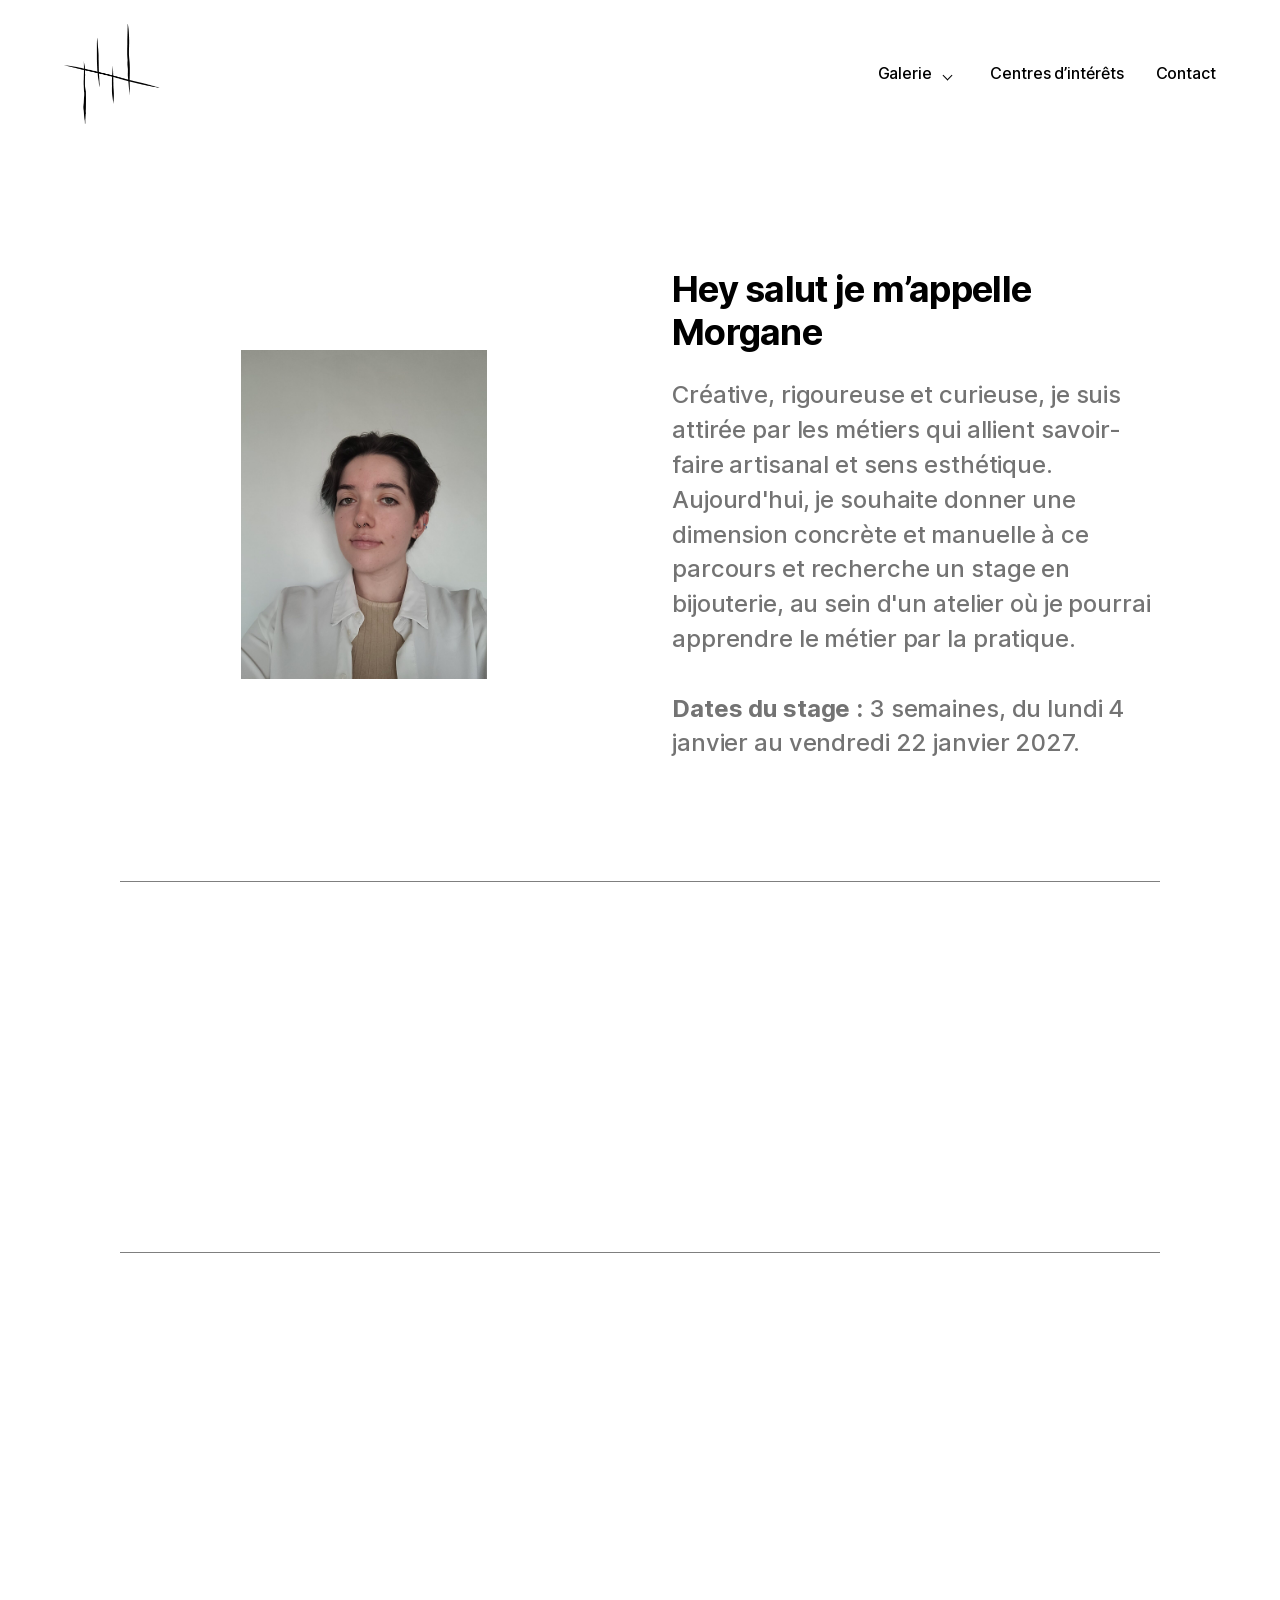
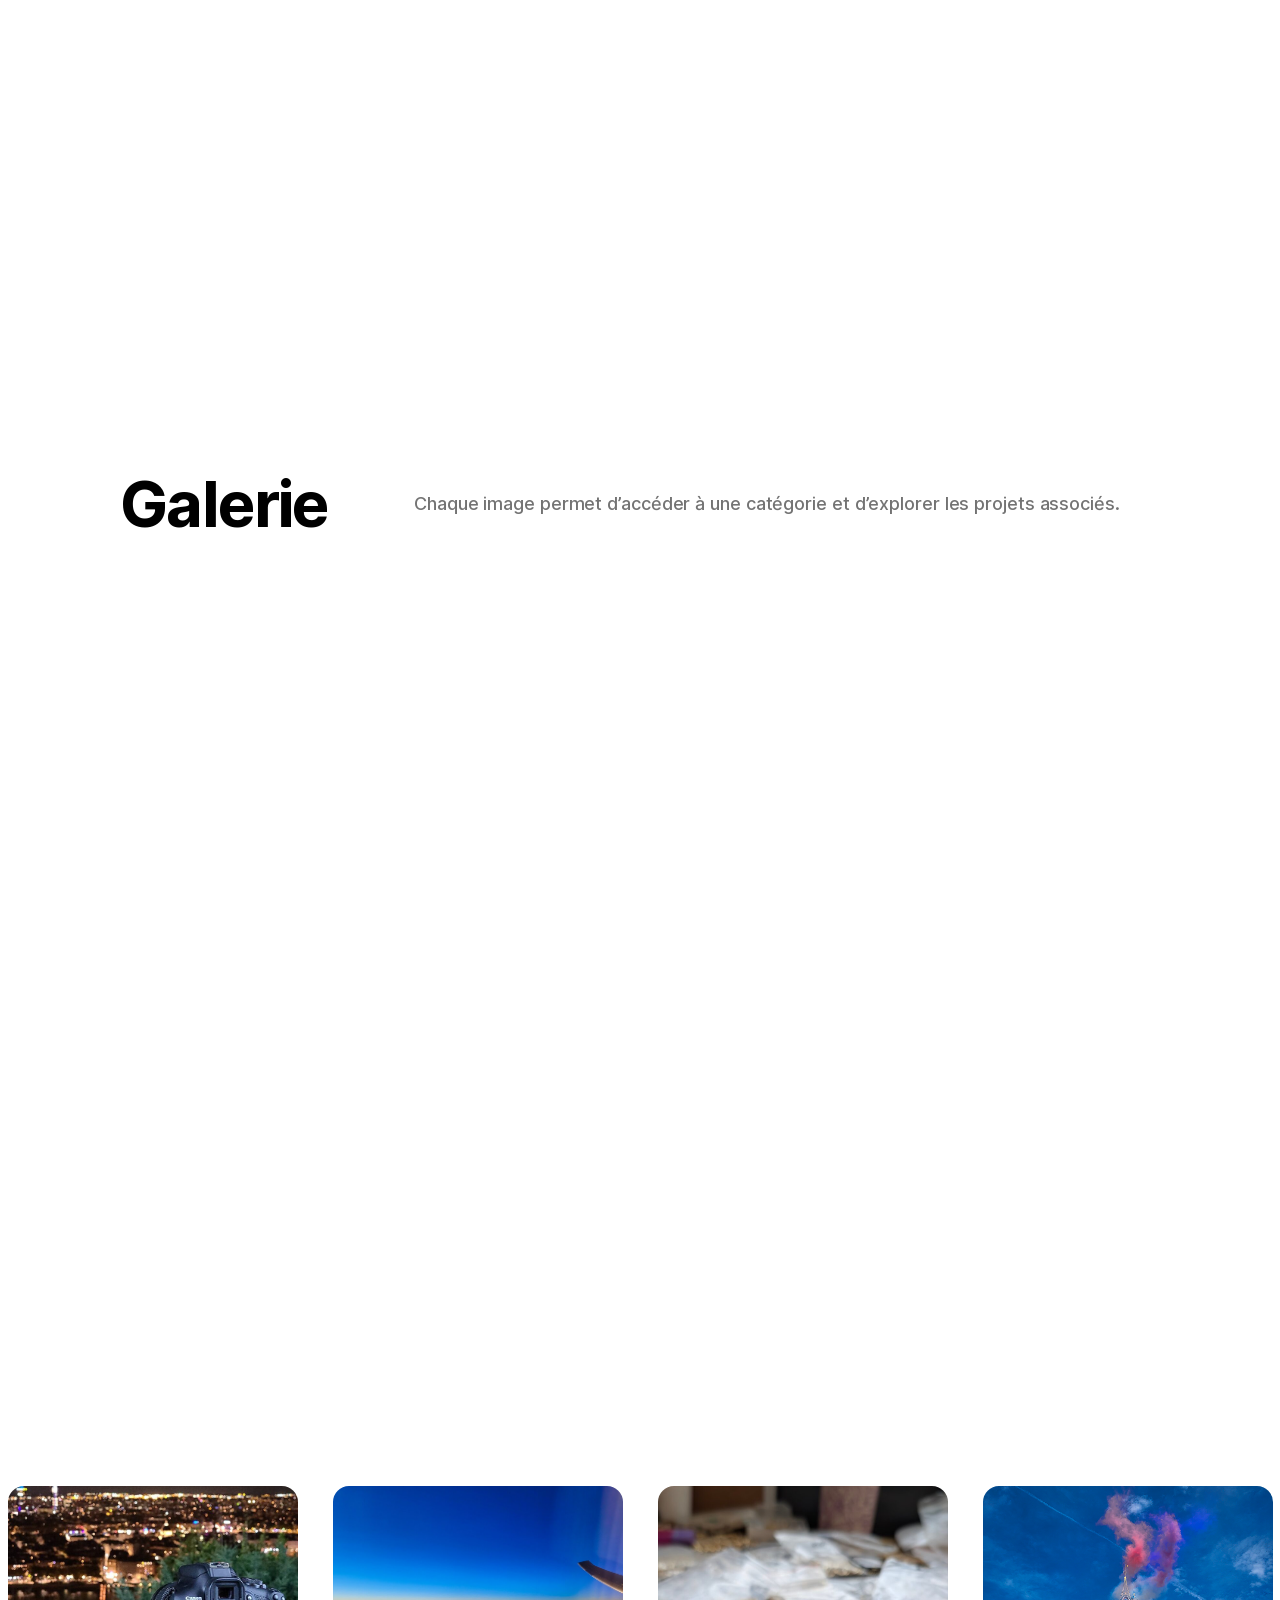
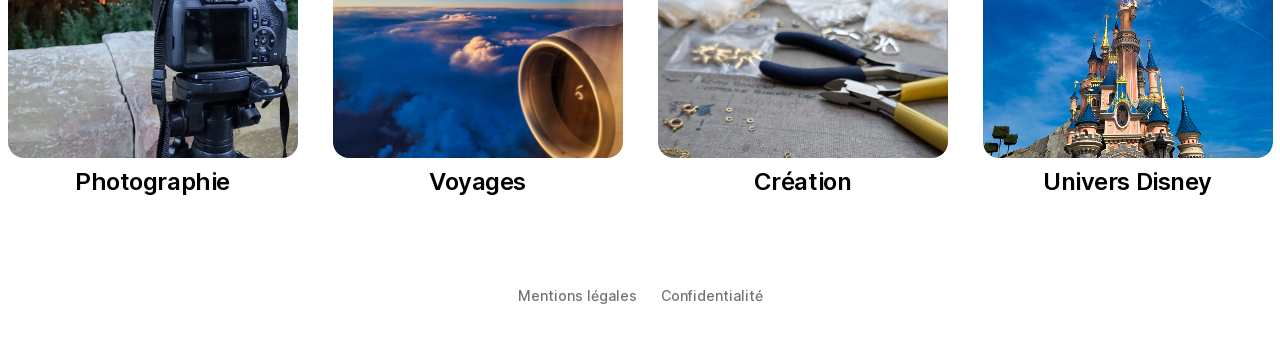
<file: index.html>
<!DOCTYPE html>
<html lang="fr">
<head>
  <meta charset="utf-8">
  <meta name="viewport" content="width=device-width, initial-scale=1">
  <title>Portfolio.Vautravers-Morgane</title>
  <meta name="robots" content="noindex">
  <meta property="og:title" content="Portfolio.Vautravers-Morgane">
  <meta property="og:type" content="website">

  <link rel="preload" href="assets/fonts/inter-latin-basic.woff2" as="font" type="font/woff2" crossorigin>
  <link rel="stylesheet" href="css/style.css">
  <script>document.documentElement.classList.add('js')</script>
  <script src="js/main.js" defer></script>
</head>
<body>

  <!-- ============ En-tête ============ -->
  <header class="site-header">
    <a href="./" class="site-header__logo">
      <img src="assets/images/logo.png" alt="Accueil — Morgane Vautravers" width="96" height="100">
    </a>
    <nav class="site-nav" aria-label="Menu principal">
      <button class="site-nav__toggle" type="button" aria-expanded="false" aria-controls="menu">Menu</button>
      <ul class="site-nav__menu" id="menu">
        <li class="has-submenu">
          <a href="#galerie">Galerie</a>
          <button class="submenu-toggle" type="button" aria-expanded="false" aria-controls="menu-galerie" aria-label="Afficher les pages de la galerie"></button>
          <ul class="submenu" id="menu-galerie">
            <li>
              <a href="stage.html">Stage</a>
              <ul>
                <li><a href="kit.html">Kits créatifs</a></li>
                <li><a href="collection.html">Création de collection</a></li>
                <li><a href="montage-et-conception.html">Montage</a></li>
              </ul>
            </li>
            <li><a href="gouaches.html">Gouachés</a></li>
            <li><a href="photos.html">Galerie photos / dessins</a></li>
            <li><a href="bijoux-perso.html">Création bijou perso</a></li>
            <li><a href="design.html">Création et design digital</a></li>
          </ul>
        </li>
        <li><a href="#centres-interets">Centres d’intérêts</a></li>
        <li><a href="contact.html">Contact</a></li>
      </ul>
    </nav>
  </header>

  <main>

    <!-- ============ Présentation ============ -->
    <section class="hero container">
      <div class="hero__photo">
        <img src="assets/images/portrait.jpg" alt="Portrait de Morgane">
      </div>
      <div class="hero__text">
        <h2 class="title-lg">Hey salut je m’appelle Morgane</h2>
        <div class="prose prose--lg">
          <p>Créative, rigoureuse et curieuse, je suis attirée par les métiers qui allient savoir-faire artisanal et sens esthétique.</p>
          <p>Aujourd'hui, je souhaite donner une dimension concrète et manuelle à ce parcours et recherche un stage en bijouterie, au sein d'un atelier où je pourrai apprendre le métier par la pratique.</p>
          <p class="spaced"><strong>Dates du stage :</strong> 3 semaines, du lundi 4 janvier au vendredi 22 janvier 2027.</p>
        </div>
      </div>
    </section>

    <hr class="divider">

    <!-- ============ Formation actuelle ============ -->
    <section class="text-block container" data-reveal>
      <div class="prose">
        <p>J'ai récemment intégré un CAP Bijouterie-Joaillerie en un an au sein de la SEPR de Lyon. Cette formation confirme chaque jour ce qui m'attirait vers ce métier : le mélange de technicité, de créativité et de précision.</p>
        <p>J'y retrouve l'exigence du geste, le sens du détail et la sensibilité artistique qui m'ont donné envie de m'y engager.</p>
        <p class="spaced">Mon parcours en commerce, gestion et design m'a apporté une vision stratégique autant qu'une sensibilité créative.</p>
        <p class="spaced">Le CAP me permet aujourd'hui de lui donner une dimension concrète et artisanale. Pour aller plus loin, je recherche un stage en atelier, où je pourrai confronter mes acquis à la réalité du métier, apprendre au contact de professionnels et consolider un projet que je construis avec sérieux et détermination.</p>
      </div>
    </section>

    <hr class="divider">

    <!-- ============ Parcours ============ -->
    <section class="text-block text-block--parcours container" data-reveal>
      <h2 class="title-sm">Mon parcours et ce qu’il m’a apporté</h2>
      <div class="prose">
        <p>Mon parcours académique m’a permis d’acquérir des compétences variées et complémentaires, utiles pour évoluer dans le secteur de la bijouterie.</p>
        <p class="spaced">Le <strong>BTS Management Commercial</strong> m’a apporté des bases solides en relation client, techniques de vente, négociation et fidélisation. Ces compétences sont essentielles pour comprendre les attentes des clients, valoriser une création et développer une clientèle.</p>
        <p class="spaced">La <strong>Licence Économie-Gestion</strong>, parcours performance des entreprises, m’a permis de comprendre le fonctionnement global d’une activité : gestion financière, stratégie, organisation et rentabilité. Ces connaissances sont particulièrement importantes pour gérer un atelier, fixer des prix cohérents et assurer la pérennité d’une activité artisanale.</p>
        <p class="spaced">Enfin, le <strong>Bachelor en Création et Design Digital</strong> a renforcé ma créativité, mon sens esthétique et ma capacité à valoriser visuellement des créations. Il m’a également permis de développer des compétences en communication et en mise en valeur de produits, notamment sur les supports numériques.</p>
        <p class="spaced">Enfin, le <strong>CAP Bijouterie-Joaillerie</strong> en un an, que je suis actuellement, vient donner à ce parcours sa dimension technique et manuelle. Cette formation intensive m'apporte les gestes fondamentaux du métier (sciage, limage, soudure, mise en forme...) ainsi que la connaissance des matériaux, la lecture de dessins techniques et les règles de sécurité de l'atelier. Au-delà de la technique, elle me forme à la rigueur, à la précision et à la patience qu'exige le travail à l'établi, et me permet de passer de l'idée à l'objet fini.</p>
      </div>
    </section>

    <!-- ============ Galerie ============ -->
    <section id="galerie" class="gallery container">
      <header class="gallery__header">
        <h1 class="title-xl">Galerie</h1>
        <p class="gallery__intro">Chaque image permet d’accéder à une catégorie et d’explorer les projets associés.</p>
      </header>

      <!-- Pour recadrer une image : modifier "object-position" via --pos (x y) -->
      <div class="card-grid card-grid--2" data-reveal>
        <a href="stage.html" class="card">
          <img src="assets/images/galerie-stage.jpg" alt="" loading="lazy">
          <span class="card__label">Stage</span>
        </a>
        <a href="gouaches.html" class="card">
          <img src="assets/images/galerie-gouaches.jpg" alt="" loading="lazy" style="--pos: 50% 72%">
          <span class="card__label">Gouachés</span>
        </a>
      </div>

      <div class="card-grid card-grid--3" data-reveal>
        <a href="photos.html" class="card">
          <img src="assets/images/galerie-photos-dessins.jpg" alt="" loading="lazy">
          <span class="card__label">Galerie photos / dessins</span>
        </a>
        <a href="bijoux-perso.html" class="card">
          <img src="assets/images/galerie-bijoux-perso.jpg" alt="" loading="lazy">
          <span class="card__label">Création bijou perso</span>
        </a>
        <a href="design.html" class="card">
          <img src="assets/images/galerie-design-digital.jpg" alt="" loading="lazy" style="--pos: 46% 50%; --ratio: 314.67 / 323.67">
          <span class="card__label">Création et design digital</span>
        </a>
      </div>
    </section>

    <!-- ============ Centres d'intérêts ============ -->
    <section id="centres-interets" class="interests">
      <div class="container" data-reveal>
        <h2 class="title-lg">Centre d’intérêts et passion</h2>
      </div>

      <ul class="interests__list">
        <li class="interest">
          <img src="assets/images/interet-photographie.jpg" alt="" loading="lazy" style="--pos: 50% 84%">
          <span>Photographie</span>
        </li>
        <li class="interest">
          <img src="assets/images/interet-voyages.jpg" alt="" loading="lazy">
          <span>Voyages</span>
        </li>
        <li class="interest">
          <img src="assets/images/interet-creation.jpg" alt="" loading="lazy" style="--pos: 50% 19%">
          <span>Création</span>
        </li>
        <li class="interest">
          <img src="assets/images/interet-disney.png" alt="" loading="lazy">
          <span>Univers Disney</span>
        </li>
      </ul>
    </section>

  </main>
  <footer class="site-footer">
    <a href="mentions-legales.html">Mentions légales</a>
    <a href="confidentialite.html">Confidentialité</a>
  </footer>
</body>
</html>
</file>
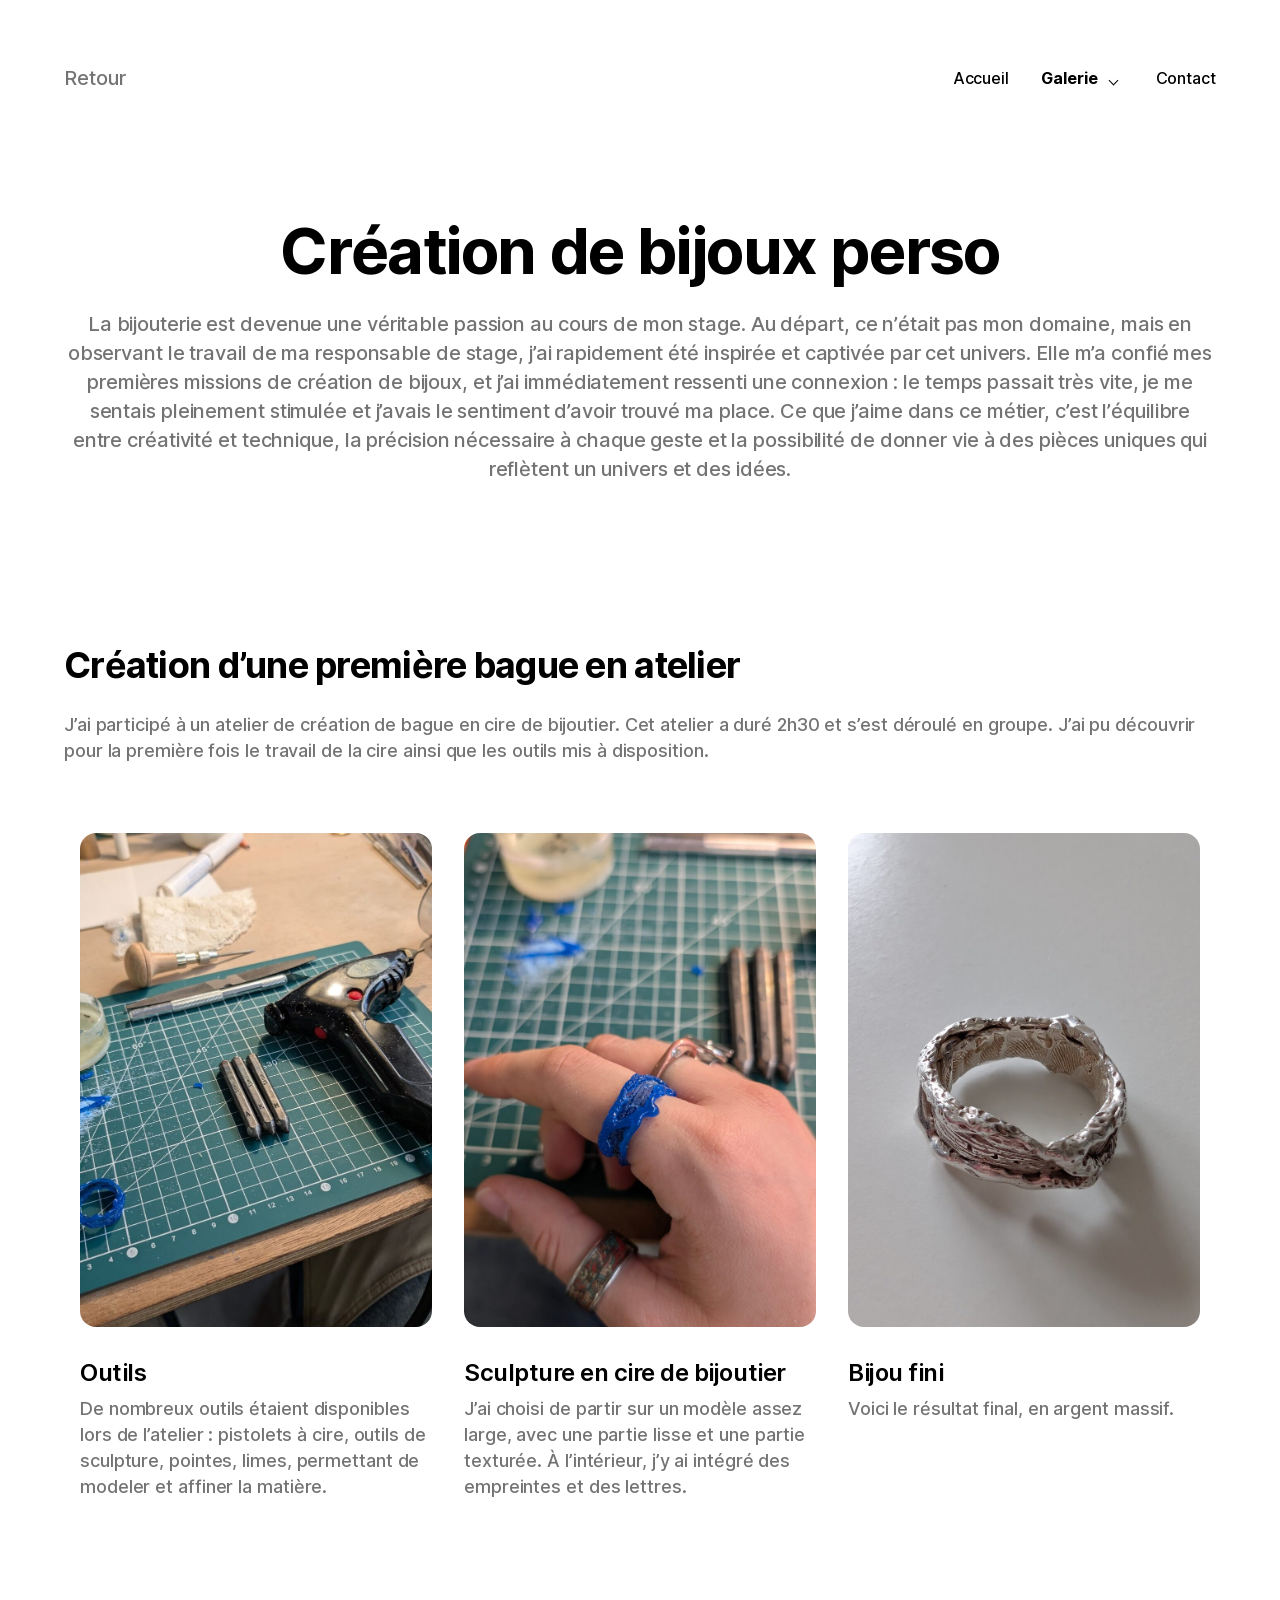
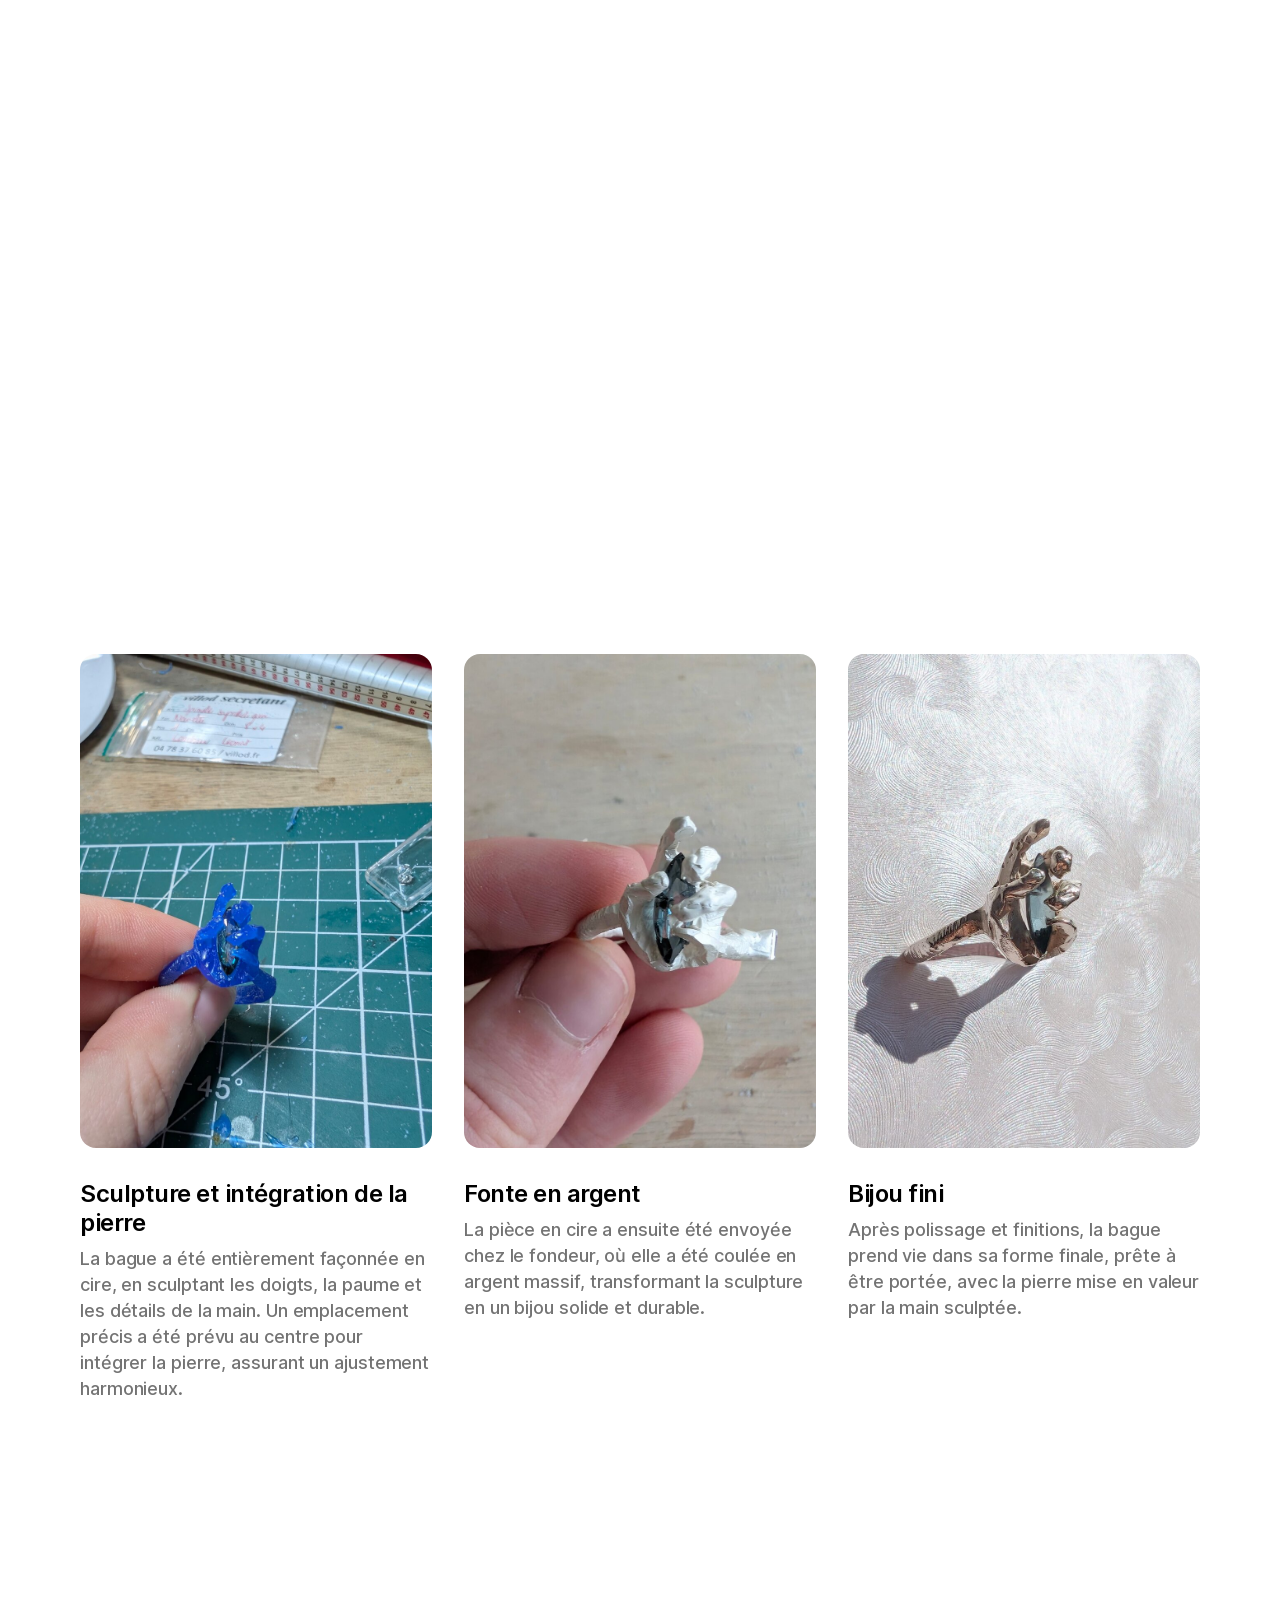
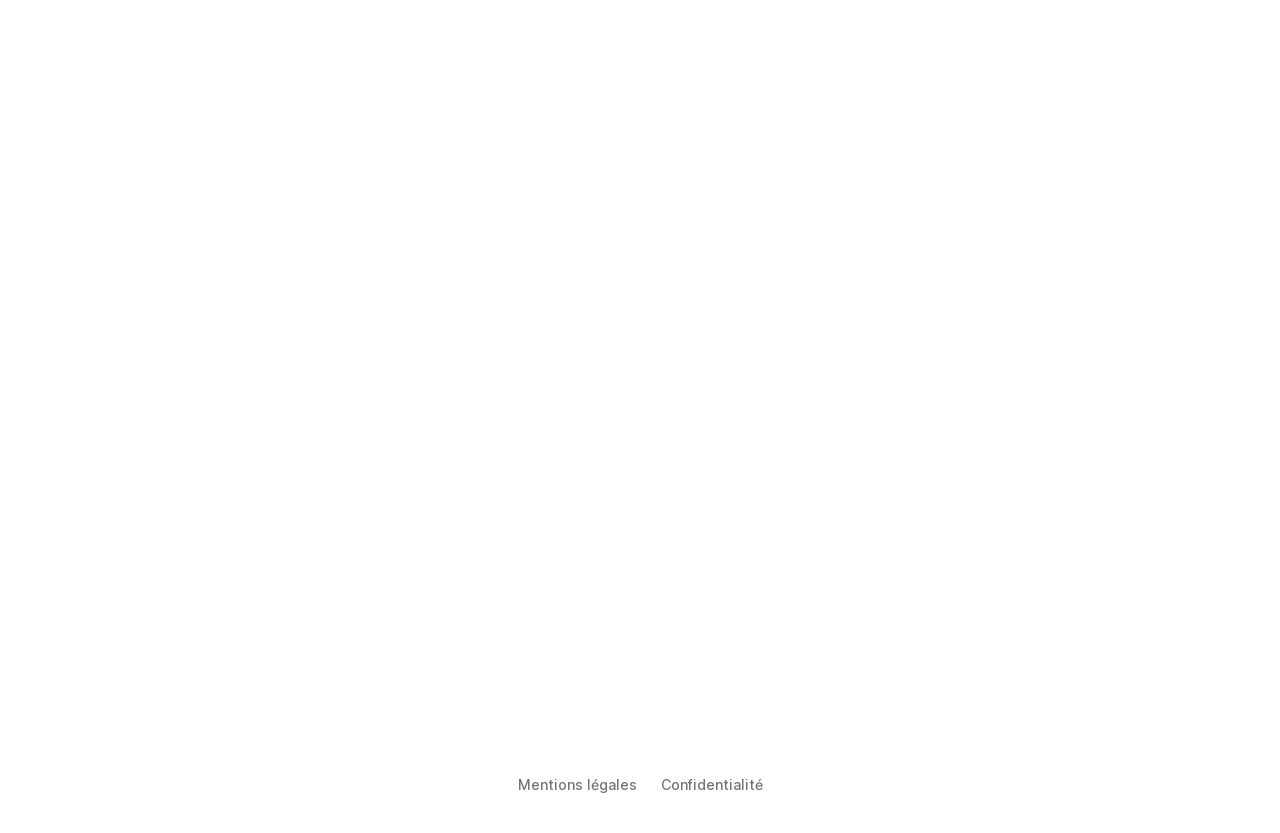
<file: bijoux-perso.html>
<!DOCTYPE html>
<html lang="fr">
<head>
  <meta charset="utf-8">
  <meta name="viewport" content="width=device-width, initial-scale=1">
  <title>Création de bijoux perso · Portfolio.Vautravers-Morgane</title>
  <meta name="robots" content="noindex">
  <link rel="preload" href="assets/fonts/inter-latin-basic.woff2" as="font" type="font/woff2" crossorigin>
  <link rel="stylesheet" href="css/style.css">
  <script>document.documentElement.classList.add('js')</script>
  <script src="js/main.js" defer></script>
</head>
<body>

  <header class="page-header">
    <a href="index.html#galerie" class="back-link">Retour</a>
    <nav class="site-nav" aria-label="Menu principal">
      <button class="site-nav__toggle" type="button" aria-expanded="false" aria-controls="menu">Menu</button>
      <ul class="site-nav__menu" id="menu">
        <li><a href="index.html">Accueil</a></li>
        <li class="has-submenu">
          <a href="index.html#galerie" class="is-active">Galerie</a>
          <button class="submenu-toggle" type="button" aria-expanded="false" aria-controls="menu-galerie" aria-label="Afficher les pages de la galerie"></button>
          <ul class="submenu" id="menu-galerie">
            <li>
              <a href="stage.html">Stage</a>
              <ul>
                <li><a href="kit.html">Kits créatifs</a></li>
                <li><a href="collection.html">Création de collection</a></li>
                <li><a href="montage-et-conception.html">Montage</a></li>
              </ul>
            </li>
            <li><a href="gouaches.html">Gouachés</a></li>
            <li><a href="photos.html">Galerie photos / dessins</a></li>
            <li><a href="bijoux-perso.html" aria-current="page">Création bijou perso</a></li>
            <li><a href="design.html">Création et design digital</a></li>
          </ul>
        </li>
        <li><a href="contact.html">Contact</a></li>
      </ul>
    </nav>
  </header>

  <main>
    <div class="container container--wide">

      <section class="page-intro" style="--pt: 59px; --gap: 24px; --pb: 80px">
        <h1 class="title-xl">Création de bijoux perso</h1>
        <p class="lead">La bijouterie est devenue une véritable passion au cours de mon stage. Au départ, ce n’était pas mon domaine, mais en observant le travail de ma responsable de stage, j’ai rapidement été inspirée et captivée par cet univers. Elle m’a confié mes premières missions de création de bijoux, et j’ai immédiatement ressenti une connexion : le temps passait très vite, je me sentais pleinement stimulée et j’avais le sentiment d’avoir trouvé ma place. Ce que j’aime dans ce métier, c’est l’équilibre entre créativité et technique, la précision nécessaire à chaque geste et la possibilité de donner vie à des pièces uniques qui reflètent un univers et des idées.</p>
      </section>

      <!-- ============ Première bague en atelier ============ -->
      <section class="section text-stack" data-reveal>
        <h2 class="title-lg">Création d’une première bague en atelier</h2>
        <p class="prose">J’ai participé à un atelier de création de bague en cire de bijoutier. Cet atelier a duré 2h30 et s’est déroulé en groupe. J’ai pu découvrir pour la première fois le travail de la cire ainsi que les outils mis à disposition.</p>
      </section>

      <ul class="project-grid project-grid--equal" style="--pt: 29px; --pb: 82px">
        <li class="project-card">
          <img class="media" src="assets/images/bijoux-atelier-outils.jpg" alt="" loading="lazy">
          <div>
            <h3 class="project-card__title">Outils</h3>
            <p class="project-card__text">De nombreux outils étaient disponibles lors de l’atelier : pistolets à cire, outils de sculpture, pointes, limes, permettant de modeler et affiner la matière.</p>
          </div>
        </li>
        <li class="project-card">
          <img class="media" src="assets/images/bijoux-atelier-sculpture.jpg" alt="" loading="lazy">
          <div>
            <h3 class="project-card__title">Sculpture en cire de bijoutier</h3>
            <p class="project-card__text">J’ai choisi de partir sur un modèle assez large, avec une partie lisse et une partie texturée. À l’intérieur, j’y ai intégré des empreintes et des lettres.</p>
          </div>
        </li>
        <li class="project-card">
          <img class="media" src="assets/images/bijoux-atelier-fini.jpg" alt="" loading="lazy">
          <div>
            <h3 class="project-card__title">Bijou fini</h3>
            <p class="project-card__text">Voici le résultat final, en argent massif.</p>
          </div>
        </li>
      </ul>

      <!-- ============ Bague main ============ -->
      <section class="section split" data-reveal>
        <div class="text-stack">
          <h2 class="title-lg">Création d’une bague main avec pierre de synthèse</h2>
          <p class="prose">J’ai réalisé une bague originale en forme de main à partir de cire de bijoutier. Cette matière m’a permis de sculpter et de modeler chaque détail afin d’obtenir précisément le rendu souhaité. La main a été conçue pour accueillir en son centre une pierre de synthèse, créant ainsi un bijou unique et expressif.</p>
        </div>
        <video class="media media--phone is-fixed" src="assets/videos/bijoux-bague-main.mp4" muted loop playsinline preload="metadata"></video>
      </section>

      <ul class="project-grid project-grid--equal" style="--pb: 86px">
        <li class="project-card">
          <img class="media" src="assets/images/bijoux-main-sculpture.jpg" alt="" loading="lazy">
          <div>
            <h3 class="project-card__title">Sculpture et intégration de la pierre</h3>
            <p class="project-card__text">La bague a été entièrement façonnée en cire, en sculptant les doigts, la paume et les détails de la main. Un emplacement précis a été prévu au centre pour intégrer la pierre, assurant un ajustement harmonieux.</p>
          </div>
        </li>
        <li class="project-card">
          <img class="media" src="assets/images/bijoux-main-fonte.jpg" alt="" loading="lazy">
          <div>
            <h3 class="project-card__title">Fonte en argent</h3>
            <p class="project-card__text">La pièce en cire a ensuite été envoyée chez le fondeur, où elle a été coulée en argent massif, transformant la sculpture en un bijou solide et durable.</p>
          </div>
        </li>
        <li class="project-card">
          <img class="media" src="assets/images/bijoux-main-fini.jpg" alt="" loading="lazy">
          <div>
            <h3 class="project-card__title">Bijou fini</h3>
            <p class="project-card__text">Après polissage et finitions, la bague prend vie dans sa forme finale, prête à être portée, avec la pierre mise en valeur par la main sculptée.</p>
          </div>
        </li>
      </ul>

      <!-- ============ Bague du grand-père ============ -->
      <section class="section split" data-reveal>
        <div class="text-stack">
          <h2 class="title-lg">Création de la bague de mariage<br>de mon grand-père</h2>
          <div class="prose">
            <p>J’ai eu la chance de réaliser la bague de mariage de mon grand-père. J’avais carte blanche, avec comme seul critère un anneau assez large. Le principal défi était de concevoir un bijou adapté à une très grande taille de doigt.</p>
            <p>Il m’a confié ce projet car il ne trouvait pas de bague à sa taille en magasin.</p>
            <p>La pièce n’est pas encore finalisée, mais elle sera fondue en vermeil (argent massif plaqué or).</p>
          </div>
        </div>
        <img class="media media--phone is-fixed" src="assets/images/bijoux-bague-grand-pere.jpg" alt="Bague de mariage portée" loading="lazy">
      </section>
    </div>

    <section class="tinted" data-reveal>
      <ul class="key-points container container--wide" style="--pt: 55px; --pb: 106px">
        <li>
          <h2>Pourquoi cela me plaît autant ?</h2>
          <p>La bijouterie me passionne car elle combine créativité, technique et minutie. Chaque pièce est un équilibre entre conception artistique et travail manuel, ce qui me permet d’exprimer mon univers tout en explorant de nouvelles techniques. J’aime le fait de donner vie à des objets tangibles, uniques et porteurs de sens. Cette pratique m’inspire et me stimule constamment.</p>
        </li>
      </ul>
    </section>

  </main>
  <footer class="site-footer">
    <a href="mentions-legales.html">Mentions légales</a>
    <a href="confidentialite.html">Confidentialité</a>
  </footer>
</body>
</html>
</file>
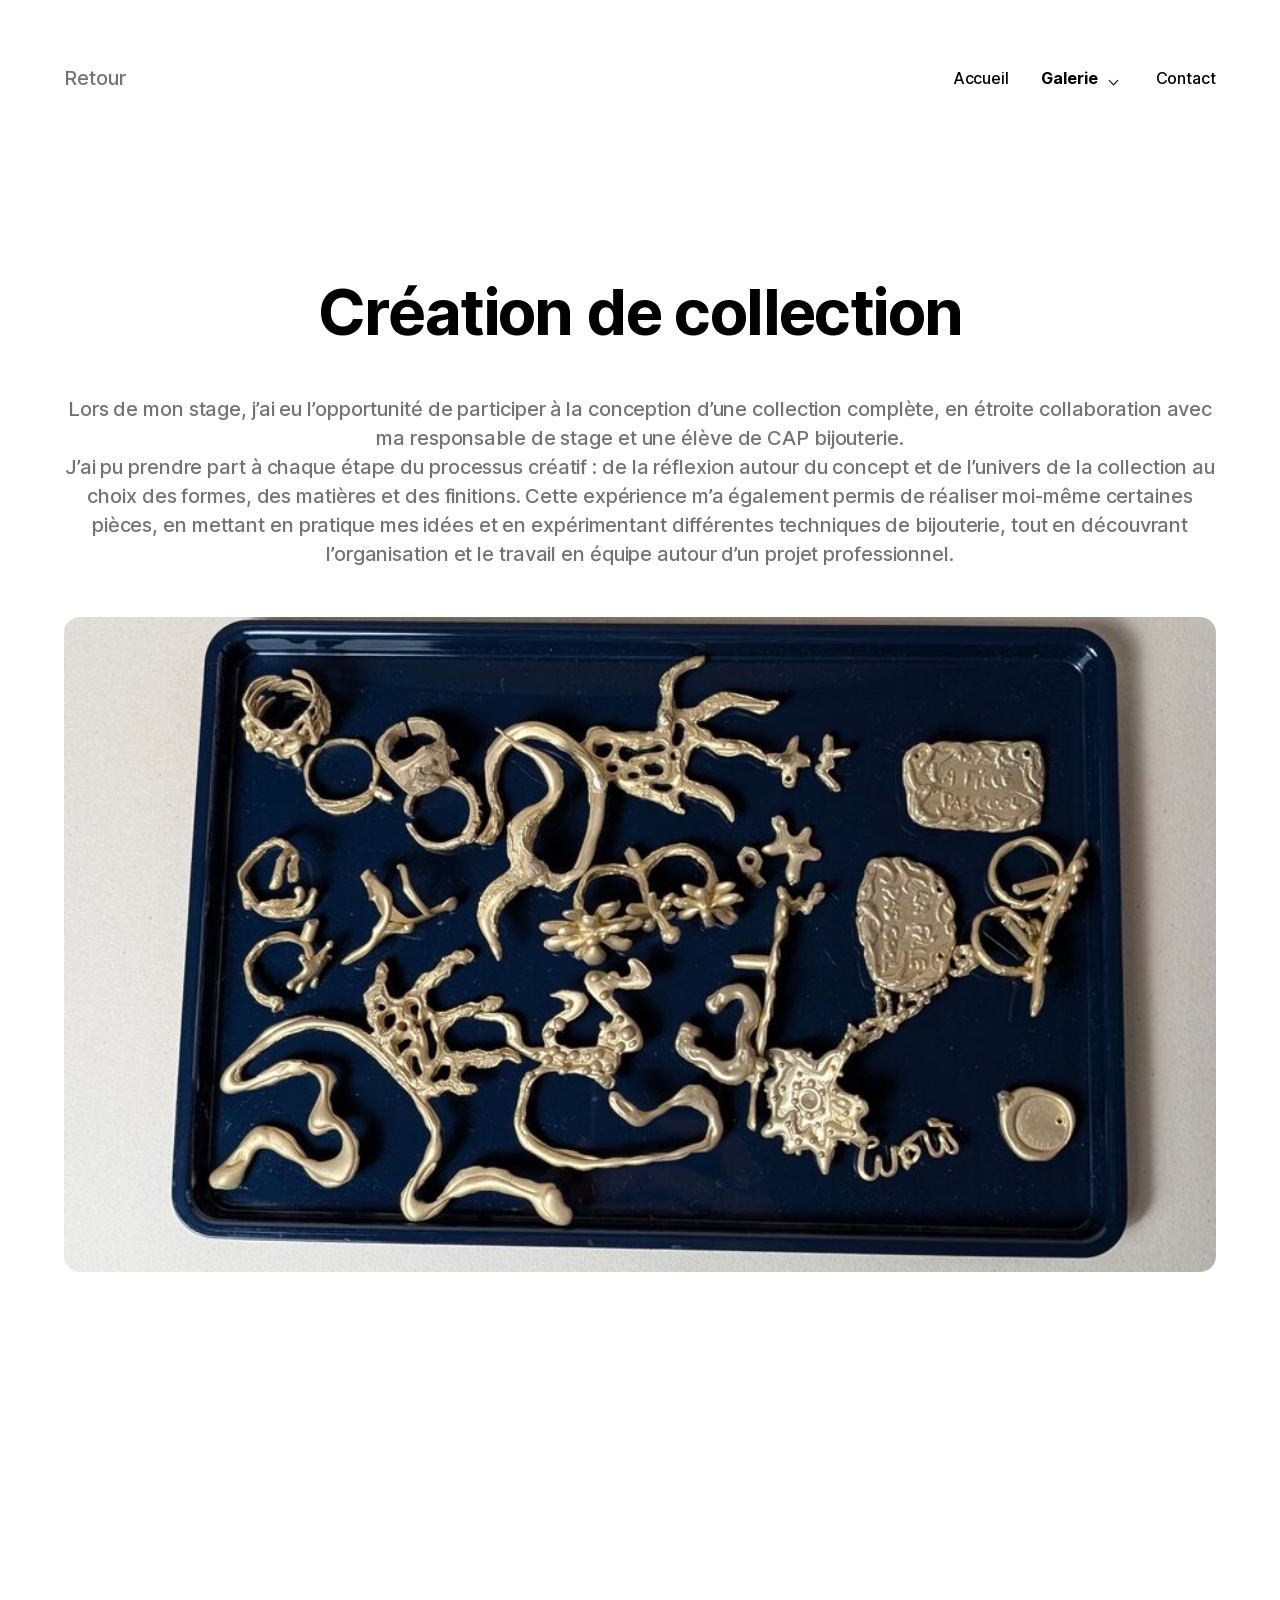
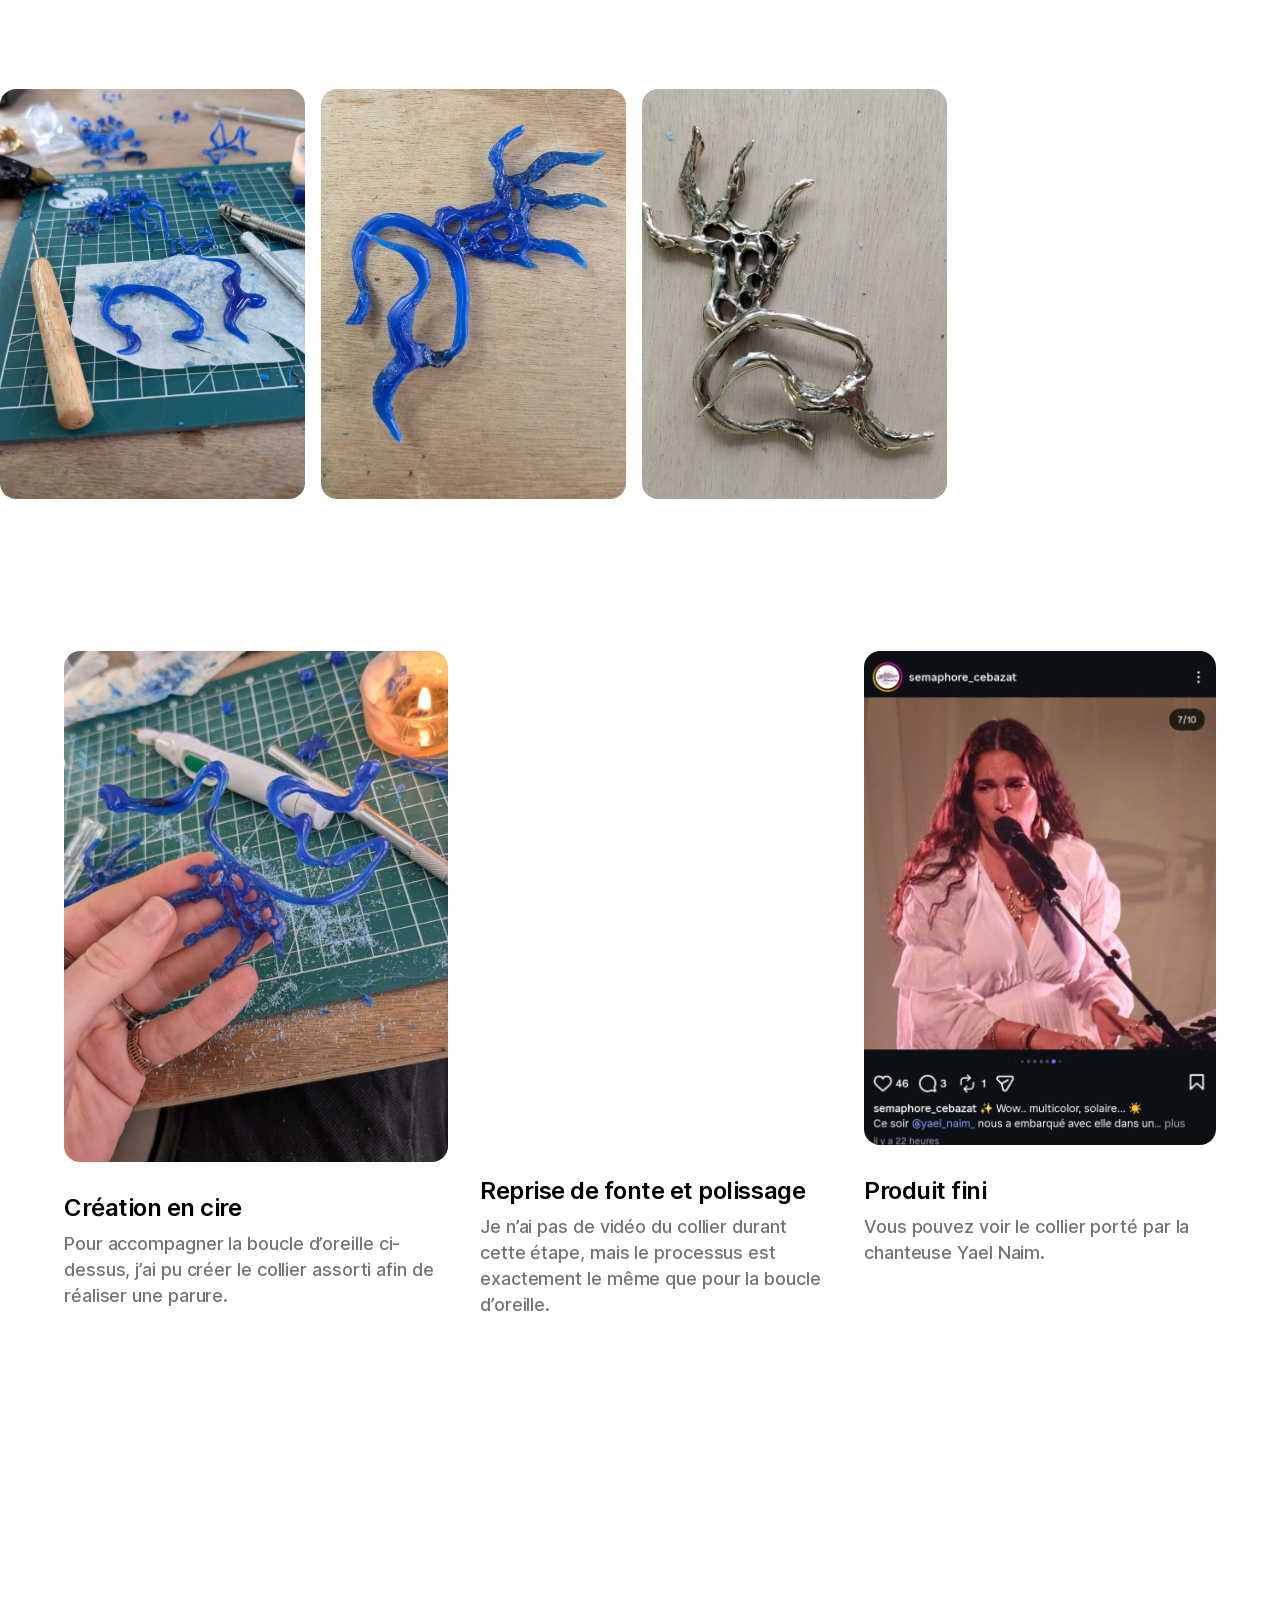
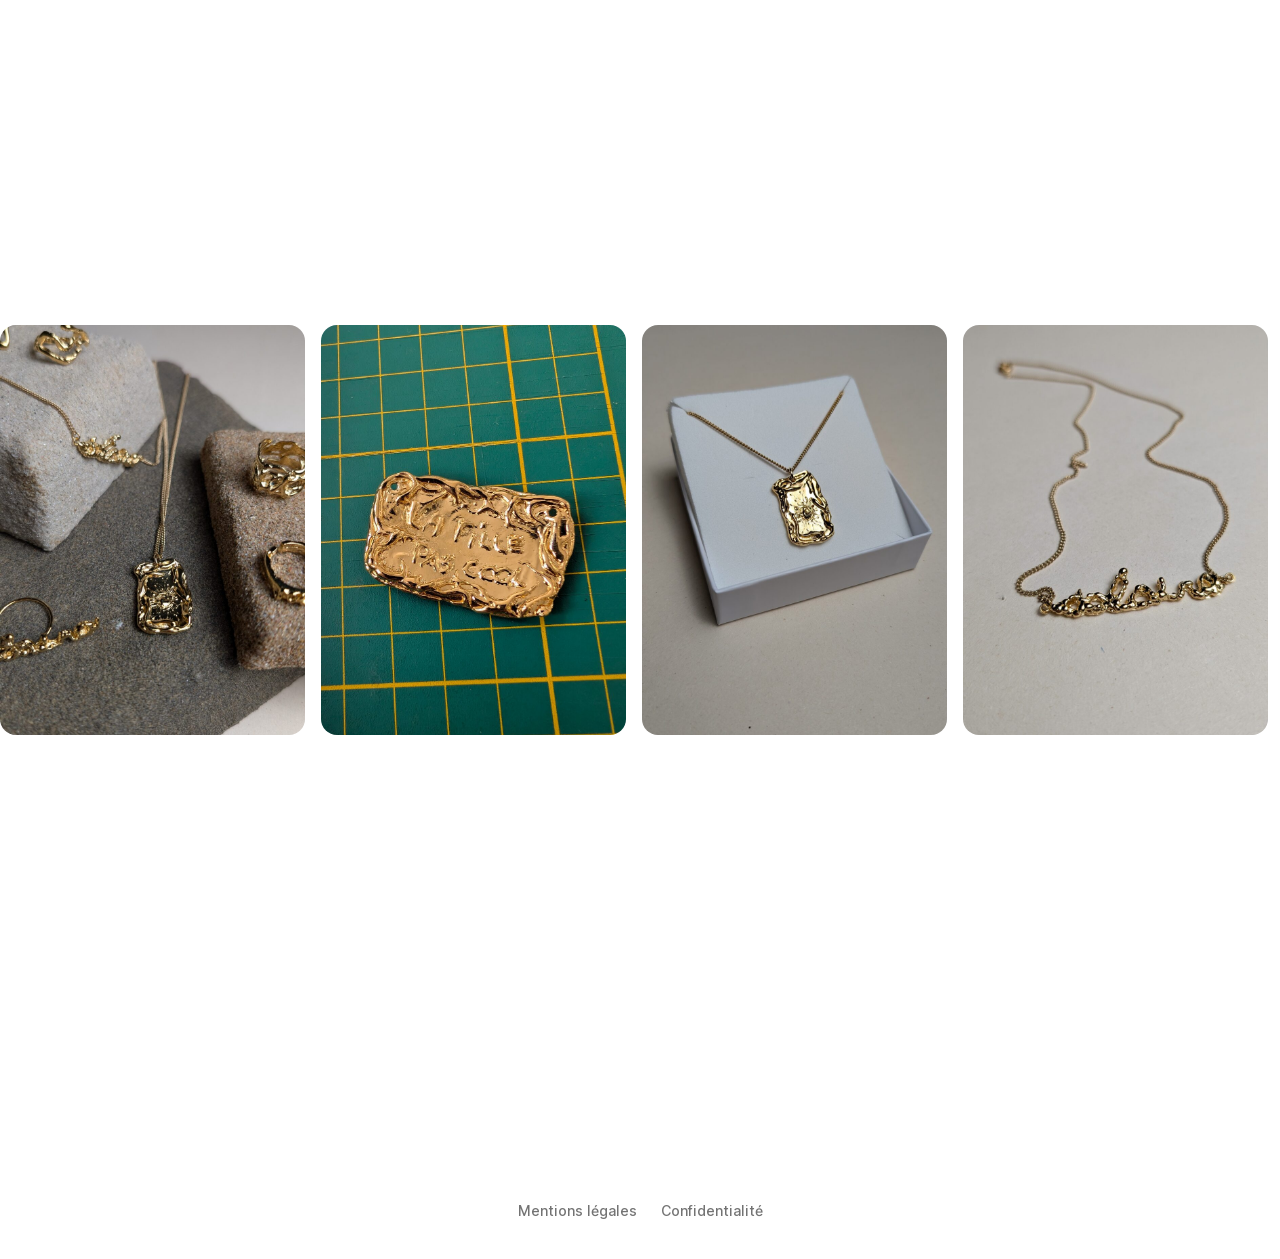
<file: collection.html>
<!DOCTYPE html>
<html lang="fr">
<head>
  <meta charset="utf-8">
  <meta name="viewport" content="width=device-width, initial-scale=1">
  <title>Création de collection · Portfolio.Vautravers-Morgane</title>
  <meta name="robots" content="noindex">
  <link rel="preload" href="assets/fonts/inter-latin-basic.woff2" as="font" type="font/woff2" crossorigin>
  <link rel="stylesheet" href="css/style.css">
  <script>document.documentElement.classList.add('js')</script>
  <script src="js/main.js" defer></script>
</head>
<body>

  <header class="page-header">
    <a href="stage.html" class="back-link">Retour</a>
    <nav class="site-nav" aria-label="Menu principal">
      <button class="site-nav__toggle" type="button" aria-expanded="false" aria-controls="menu">Menu</button>
      <ul class="site-nav__menu" id="menu">
        <li><a href="index.html">Accueil</a></li>
        <li class="has-submenu">
          <a href="index.html#galerie" class="is-active">Galerie</a>
          <button class="submenu-toggle" type="button" aria-expanded="false" aria-controls="menu-galerie" aria-label="Afficher les pages de la galerie"></button>
          <ul class="submenu" id="menu-galerie">
            <li>
              <a href="stage.html" class="is-active">Stage</a>
              <ul>
                <li><a href="kit.html">Kits créatifs</a></li>
                <li><a href="collection.html" aria-current="page">Création de collection</a></li>
                <li><a href="montage-et-conception.html">Montage</a></li>
              </ul>
            </li>
            <li><a href="gouaches.html">Gouachés</a></li>
            <li><a href="photos.html">Galerie photos / dessins</a></li>
            <li><a href="bijoux-perso.html">Création bijou perso</a></li>
            <li><a href="design.html">Création et design digital</a></li>
          </ul>
        </li>
        <li><a href="contact.html">Contact</a></li>
      </ul>
    </nav>
  </header>

  <main>

    <section class="page-intro container container--wide">
      <h1 class="title-xl">Création de collection</h1>
      <p class="lead">Lors de mon stage, j’ai eu l’opportunité de participer à la conception d’une collection complète, en étroite collaboration avec ma responsable de stage et une élève de CAP bijouterie.<br>
        J’ai pu prendre part à chaque étape du processus créatif : de la réflexion autour du concept et de l’univers de la collection au choix des formes, des matières et des finitions. Cette expérience m’a également permis de réaliser moi-même certaines pièces, en mettant en pratique mes idées et en expérimentant différentes techniques de bijouterie, tout en découvrant l’organisation et le travail en équipe autour d’un projet professionnel.</p>
      <img class="media" src="assets/images/galerie-stage.jpg" alt="Bijoux de la collection" style="--ratio: 1137 / 646; --pos: 50% 52%">
    </section>

    <!-- ============ Bijoux de scène ============ -->
    <section class="section text-stack container--1152" data-reveal>
      <h2 class="title-lg">Bijoux de scène de la chanteuse Yael Naim</h2>
      <p class="prose">Cette collection est composée de nombreuses pièces variées, mais les bijoux que j’ai réalisés moi-même sont la boucle d’oreille et le collier assorti présentés ci-dessous. Ils ont été sculptés dans de la cire de bijoutier à l’aide de nombreux outils, puis envoyés chez le fondeur pour être coulés en laiton. Après polissage, ils ont été confiés au doreur pour recevoir une finition plaquée or.</p>
    </section>

    <div class="marquee">
      <div class="marquee__track" style="--duration: 40s">
        <img src="assets/images/collection-scene-1.jpg" alt="" loading="lazy">
        <img src="assets/images/collection-scene-2.jpg" alt="" loading="lazy" style="--pos: 50% 94%">
        <img src="assets/images/collection-scene-3.jpg" alt="" loading="lazy">
        <video src="assets/videos/collection-scene-4.mp4" muted loop playsinline preload="metadata"></video>
        <video src="assets/videos/collection-scene-5.mp4" muted loop playsinline preload="metadata"></video>
        <img src="assets/images/collection-scene-6.jpg" alt="" loading="lazy">
      </div>
    </div>

    <ul class="project-grid project-grid--first-wide container container--wide" style="--pb: 50px">
      <li class="project-card">
        <img class="media" src="assets/images/collection-collier-cire.jpg" alt="" loading="lazy">
        <div>
          <h3 class="project-card__title">Création en cire</h3>
          <p class="project-card__text">Pour accompagner la boucle d’oreille ci-dessus, j’ai pu créer le collier assorti afin de réaliser une parure.</p>
        </div>
      </li>
      <li class="project-card">
        <video class="media" src="assets/videos/collection-reprise-fonte.mp4" muted loop playsinline preload="metadata"></video>
        <div>
          <h3 class="project-card__title">Reprise de fonte et polissage</h3>
          <p class="project-card__text">Je n’ai pas de vidéo du collier durant cette étape, mais le processus est exactement le même que pour la boucle d’oreille.</p>
        </div>
      </li>
      <li class="project-card">
        <img class="media" src="assets/images/collection-produit-fini.jpg" alt="" loading="lazy" style="--pos: 50% 27%">
        <div>
          <h3 class="project-card__title">Produit fini</h3>
          <p class="project-card__text">Vous pouvez voir le collier porté par la chanteuse Yael Naim.</p>
        </div>
      </li>
    </ul>

    <!-- Publications Instagram -->
    <div class="media-row container container--wide" data-reveal>
      <img class="media" src="assets/images/collection-publication-1.jpg" alt="" loading="lazy" style="--w: 174px; --ratio: 174 / 258; --pos: 50% 49%">
      <img class="media" src="assets/images/collection-publication-2.jpg" alt="" loading="lazy" style="--w: 276px; --ratio: 276 / 259">
      <img class="media" src="assets/images/collection-publication-3.jpg" alt="" loading="lazy" style="--w: 244px; --ratio: 244 / 259">
      <img class="media" src="assets/images/collection-publication-4.jpg" alt="" loading="lazy" style="--w: 235px; --ratio: 235 / 257">
    </div>

    <!-- ============ Merchandising ============ -->
    <section class="section text-stack container--1152" style="--pt: 40px; --pb: 80px" data-reveal>
      <h2 class="title-lg">Bijoux de merchandising</h2>
      <p class="prose">Dans la collection de bijoux destinés au merch, j’ai réalisé le grand pendentif « La Fille Pas Cool », inspiré d’une chanson du nouvel album de la chanteuse, ainsi qu’une bague. Ces pièces seront disponibles exclusivement sur le site officiel et en vente à la fin de chaque concert de sa tournée.</p>
    </section>

    <div class="marquee">
      <div class="marquee__track" style="--duration: 45s">
        <img src="assets/images/collection-merch-1.jpg" alt="" loading="lazy">
        <img src="assets/images/collection-merch-2.jpg" alt="" loading="lazy" style="--pos: 50% 45%">
        <img src="assets/images/collection-merch-3.jpg" alt="" loading="lazy">
        <img src="assets/images/collection-merch-4.jpg" alt="" loading="lazy">
        <img src="assets/images/collection-merch-5.jpg" alt="" loading="lazy">
        <img src="assets/images/collection-merch-6.jpg" alt="" loading="lazy">
        <video src="assets/videos/collection-merch-7.mp4" muted loop playsinline preload="metadata"></video>
      </div>
    </div>

    <div class="media-row container container--wide" data-reveal>
      <img class="media" src="assets/images/collection-merch-publication-1.jpg" alt="" loading="lazy" style="--w: 340px; --ratio: 340 / 395">
      <img class="media" src="assets/images/collection-merch-publication-2.jpg" alt="" loading="lazy" style="--w: 266px; --ratio: 266 / 395">
    </div>

  </main>
  <footer class="site-footer">
    <a href="mentions-legales.html">Mentions légales</a>
    <a href="confidentialite.html">Confidentialité</a>
  </footer>
</body>
</html>
</file>
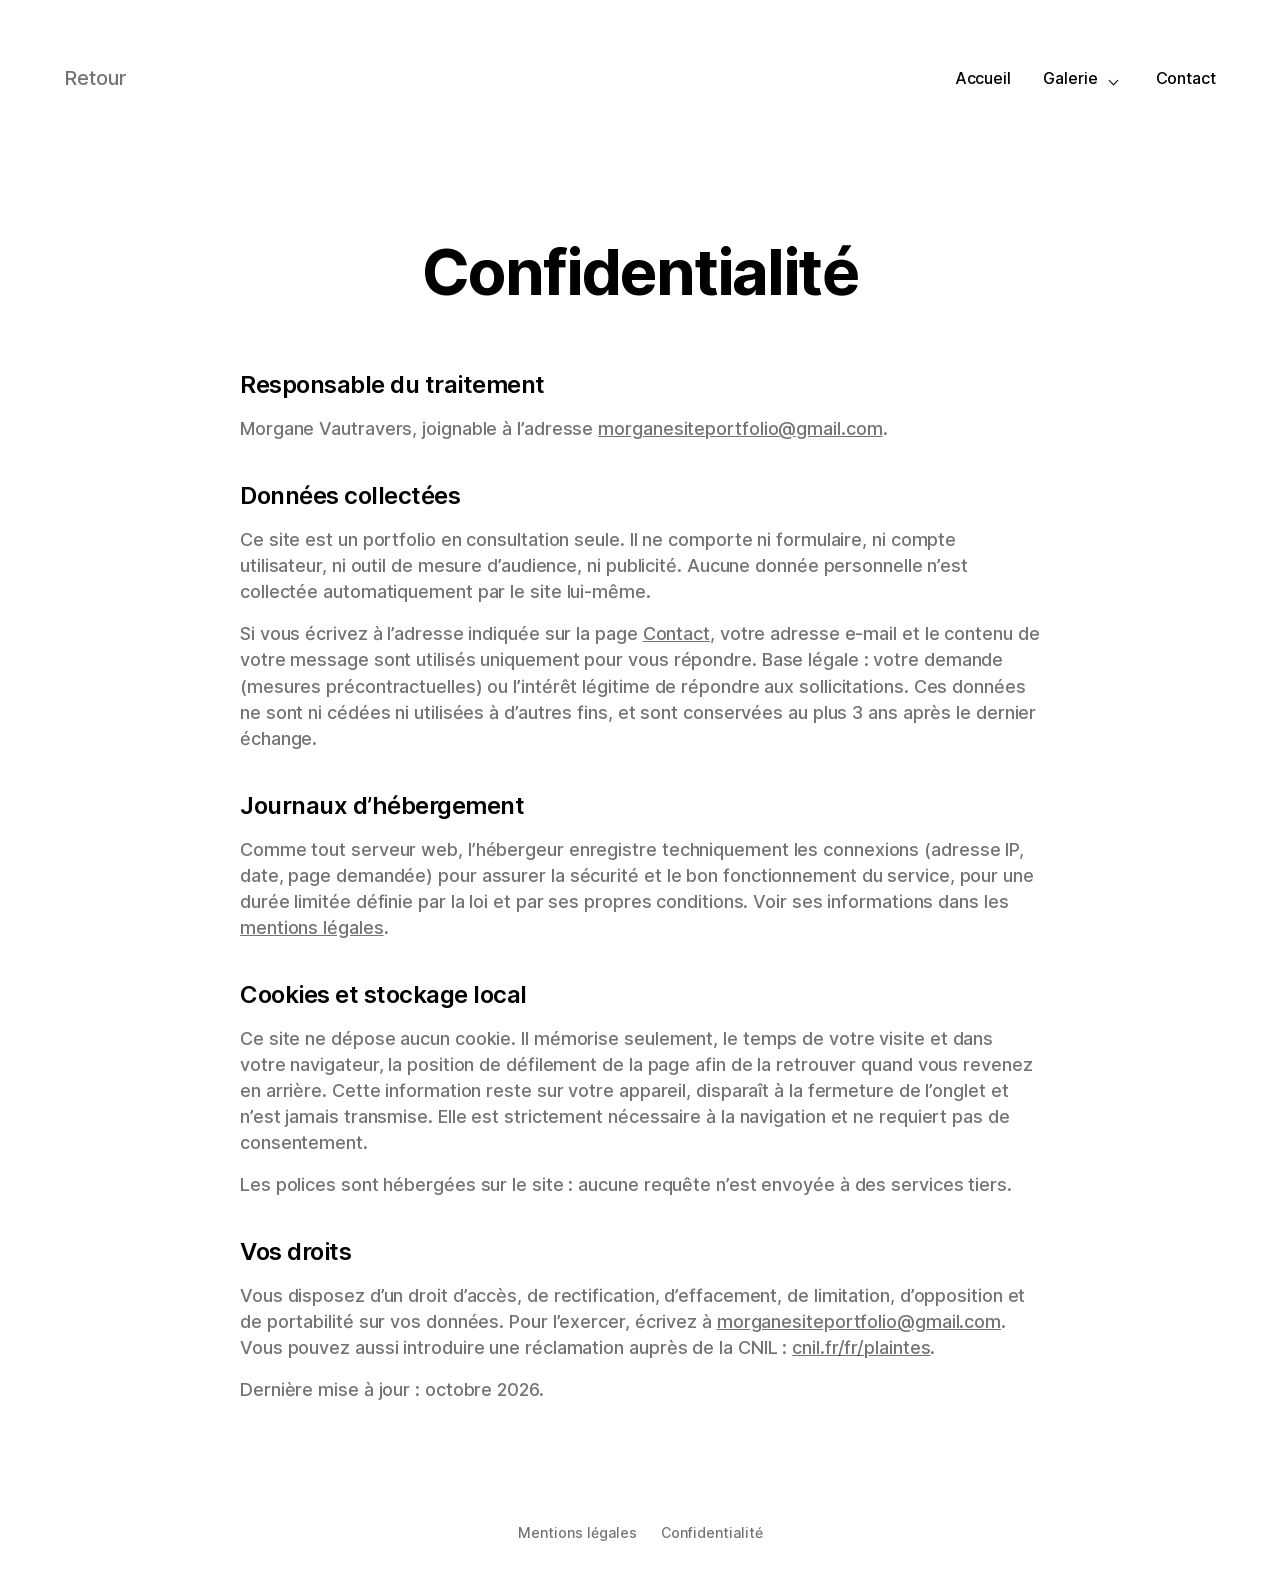
<file: confidentialite.html>
<!DOCTYPE html>
<html lang="fr">
<head>
  <meta charset="utf-8">
  <meta name="viewport" content="width=device-width, initial-scale=1">
  <title>Confidentialité · Portfolio.Vautravers-Morgane</title>
  <meta name="robots" content="noindex">
  <link rel="preload" href="assets/fonts/inter-latin-basic.woff2" as="font" type="font/woff2" crossorigin>
  <link rel="stylesheet" href="css/style.css">
  <script>document.documentElement.classList.add('js')</script>
  <script src="js/main.js" defer></script>
</head>
<body>

  <header class="page-header">
    <a href="index.html" class="back-link">Retour</a>
    <nav class="site-nav" aria-label="Menu principal">
      <button class="site-nav__toggle" type="button" aria-expanded="false" aria-controls="menu">Menu</button>
      <ul class="site-nav__menu" id="menu">
        <li><a href="index.html">Accueil</a></li>
        <li class="has-submenu">
          <a href="index.html#galerie">Galerie</a>
          <button class="submenu-toggle" type="button" aria-expanded="false" aria-controls="menu-galerie" aria-label="Afficher les pages de la galerie"></button>
          <ul class="submenu" id="menu-galerie">
            <li>
              <a href="stage.html">Stage</a>
              <ul>
                <li><a href="kit.html">Kits créatifs</a></li>
                <li><a href="collection.html">Création de collection</a></li>
                <li><a href="montage-et-conception.html">Montage</a></li>
              </ul>
            </li>
            <li><a href="gouaches.html">Gouachés</a></li>
            <li><a href="photos.html">Galerie photos / dessins</a></li>
            <li><a href="bijoux-perso.html">Création bijou perso</a></li>
            <li><a href="design.html">Création et design digital</a></li>
          </ul>
        </li>
        <li><a href="contact.html">Contact</a></li>
      </ul>
    </nav>
  </header>

  <main class="container container--wide">

    <section class="page-intro" style="--pt: 80px; --pb: 40px">
      <h1 class="title-xl">Confidentialité</h1>
    </section>

    <article class="legal">
      <h2 class="title-sm">Responsable du traitement</h2>
      <p class="prose">Morgane Vautravers, joignable à l’adresse <a href="mailto:morganesiteportfolio@gmail.com">morganesiteportfolio@gmail.com</a>.</p>

      <h2 class="title-sm">Données collectées</h2>
      <p class="prose">Ce site est un portfolio en consultation seule. Il ne comporte ni formulaire, ni compte utilisateur, ni outil de mesure d’audience, ni publicité. Aucune donnée personnelle n’est collectée automatiquement par le site lui-même.</p>
      <p class="prose">Si vous écrivez à l’adresse indiquée sur la page <a href="contact.html">Contact</a>, votre adresse e-mail et le contenu de votre message sont utilisés uniquement pour vous répondre. Base légale : votre demande (mesures précontractuelles) ou l’intérêt légitime de répondre aux sollicitations. Ces données ne sont ni cédées ni utilisées à d’autres fins, et sont conservées au plus 3 ans après le dernier échange.</p>

      <h2 class="title-sm">Journaux d’hébergement</h2>
      <p class="prose">Comme tout serveur web, l’hébergeur enregistre techniquement les connexions (adresse IP, date, page demandée) pour assurer la sécurité et le bon fonctionnement du service, pour une durée limitée définie par la loi et par ses propres conditions. Voir ses informations dans les <a href="mentions-legales.html">mentions légales</a>.</p>

      <h2 class="title-sm">Cookies et stockage local</h2>
      <p class="prose">Ce site ne dépose aucun cookie. Il mémorise seulement, le temps de votre visite et dans votre navigateur, la position de défilement de la page afin de la retrouver quand vous revenez en arrière. Cette information reste sur votre appareil, disparaît à la fermeture de l’onglet et n’est jamais transmise. Elle est strictement nécessaire à la navigation et ne requiert pas de consentement.</p>
      <p class="prose">Les polices sont hébergées sur le site : aucune requête n’est envoyée à des services tiers.</p>

      <h2 class="title-sm">Vos droits</h2>
      <p class="prose">Vous disposez d’un droit d’accès, de rectification, d’effacement, de limitation, d’opposition et de portabilité sur vos données. Pour l’exercer, écrivez à <a href="mailto:morganesiteportfolio@gmail.com">morganesiteportfolio@gmail.com</a>. Vous pouvez aussi introduire une réclamation auprès de la CNIL : <a href="https://www.cnil.fr/fr/plaintes" rel="noopener">cnil.fr/fr/plaintes</a>.</p>

      <p class="prose">Dernière mise à jour : octobre 2026.</p>
    </article>

  </main>

  <footer class="site-footer">
    <a href="mentions-legales.html">Mentions légales</a>
    <a href="confidentialite.html">Confidentialité</a>
  </footer>
</body>
</html>
</file>
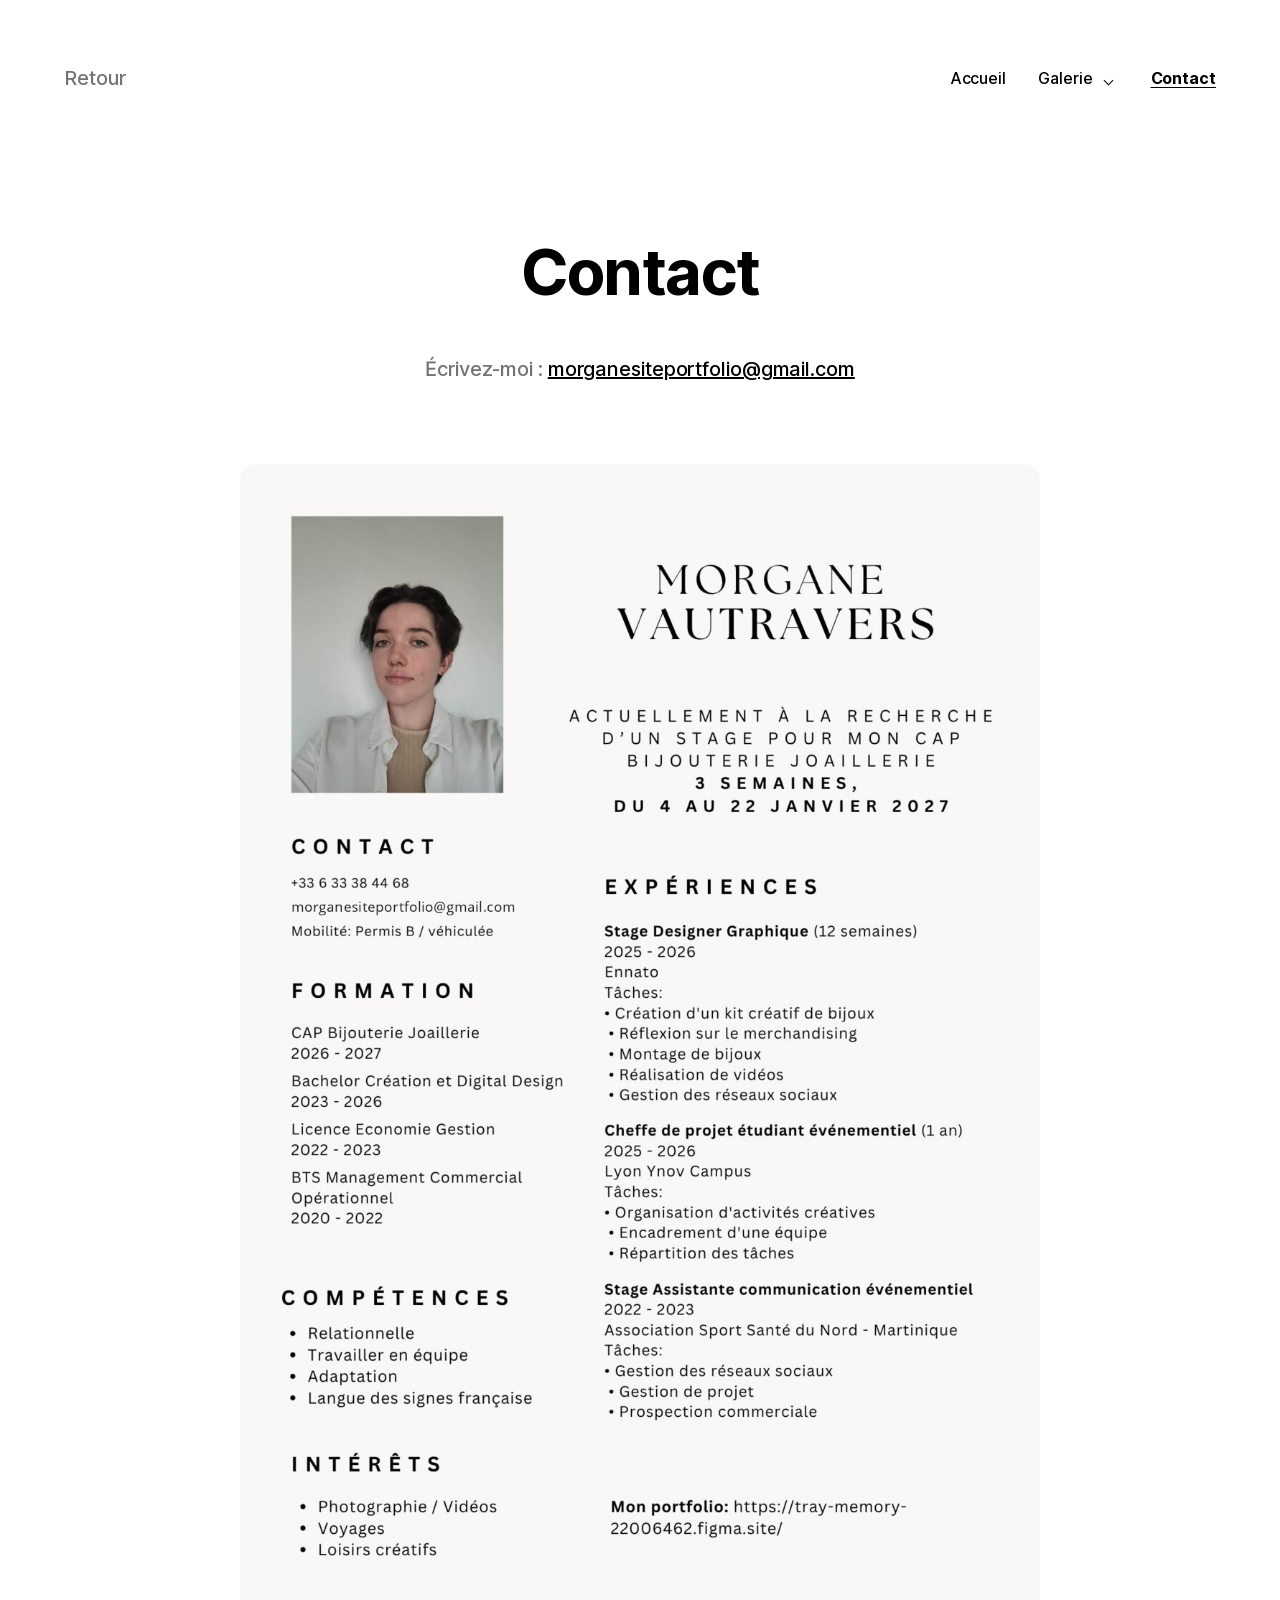
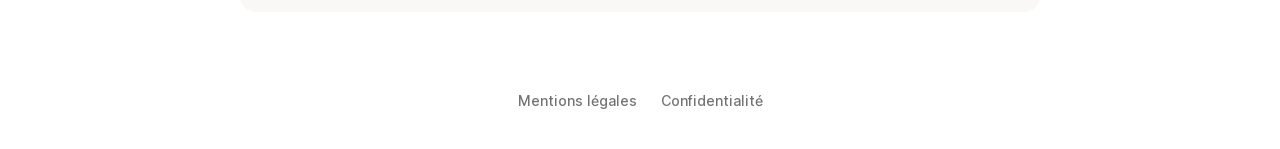
<file: contact.html>
<!DOCTYPE html>
<html lang="fr">
<head>
  <meta charset="utf-8">
  <meta name="viewport" content="width=device-width, initial-scale=1">
  <title>Contact · Portfolio.Vautravers-Morgane</title>
  <meta name="robots" content="noindex">
  <link rel="preload" href="assets/fonts/inter-latin-basic.woff2" as="font" type="font/woff2" crossorigin>
  <link rel="stylesheet" href="css/style.css">
  <script>document.documentElement.classList.add('js')</script>
  <script src="js/main.js" defer></script>
</head>
<body>

  <header class="page-header">
    <a href="index.html" class="back-link">Retour</a>
    <nav class="site-nav" aria-label="Menu principal">
      <button class="site-nav__toggle" type="button" aria-expanded="false" aria-controls="menu">Menu</button>
      <ul class="site-nav__menu" id="menu">
        <li><a href="index.html">Accueil</a></li>
        <li class="has-submenu">
          <a href="index.html#galerie">Galerie</a>
          <button class="submenu-toggle" type="button" aria-expanded="false" aria-controls="menu-galerie" aria-label="Afficher les pages de la galerie"></button>
          <ul class="submenu" id="menu-galerie">
            <li>
              <a href="stage.html">Stage</a>
              <ul>
                <li><a href="kit.html">Kits créatifs</a></li>
                <li><a href="collection.html">Création de collection</a></li>
                <li><a href="montage-et-conception.html">Montage</a></li>
              </ul>
            </li>
            <li><a href="gouaches.html">Gouachés</a></li>
            <li><a href="photos.html">Galerie photos / dessins</a></li>
            <li><a href="bijoux-perso.html">Création bijou perso</a></li>
            <li><a href="design.html">Création et design digital</a></li>
          </ul>
        </li>
        <li><a href="contact.html" aria-current="page">Contact</a></li>
      </ul>
    </nav>
  </header>

  <main class="container container--wide">

    <section class="page-intro" style="--pt: 80px; --pb: 80px">
      <h1 class="title-xl">Contact</h1>
      <p class="lead">Écrivez-moi : <a href="mailto:morganesiteportfolio@gmail.com" class="mail-link">morganesiteportfolio@gmail.com</a></p>
    </section>

    <!-- Le CV (800 × 1148) s'ouvre en grand au clic -->
    <a href="assets/images/contact-cv.jpg" class="media-row" style="--pb: 40px" data-reveal>
      <img class="media" src="assets/images/contact-cv.jpg" alt="CV de Morgane Vautravers avec ses coordonnées" style="--w: 800px; --ratio: 800 / 1148">
    </a>

  </main>
  <footer class="site-footer">
    <a href="mentions-legales.html">Mentions légales</a>
    <a href="confidentialite.html">Confidentialité</a>
  </footer>
</body>
</html>
</file>
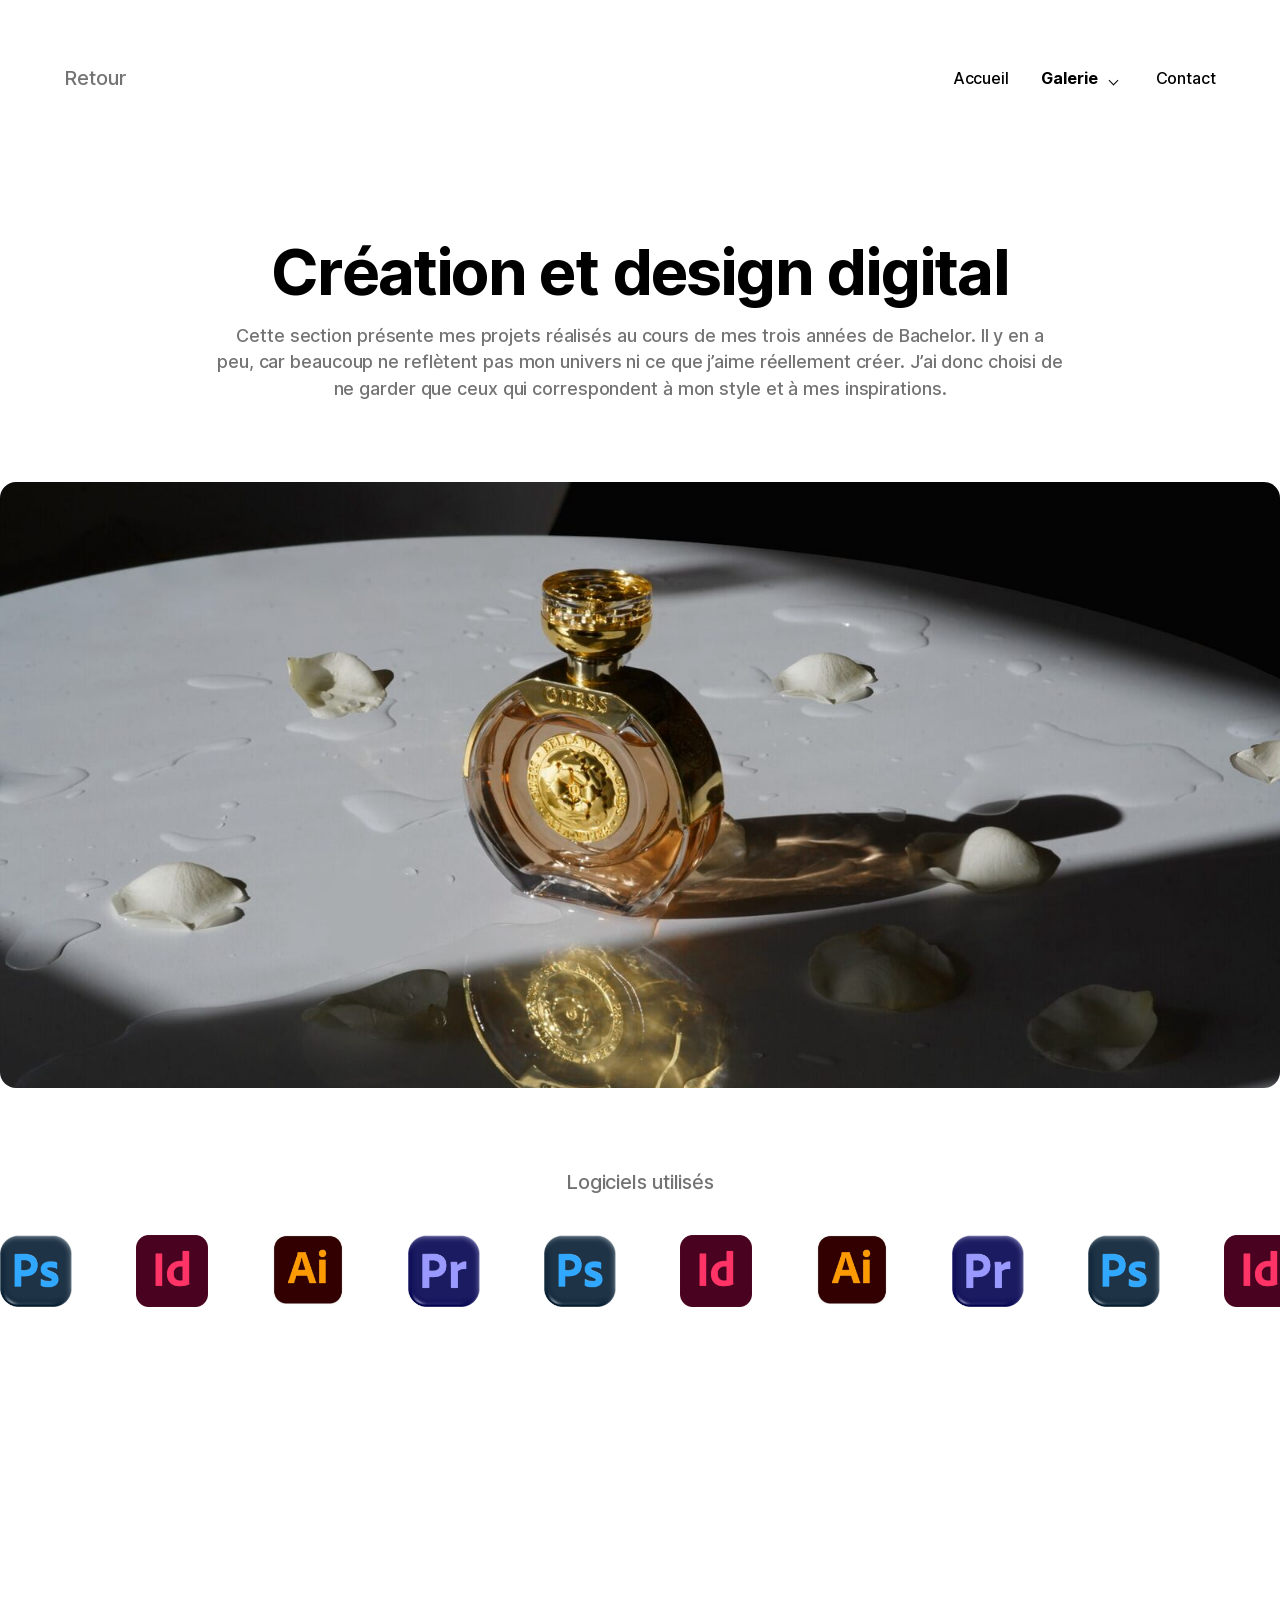
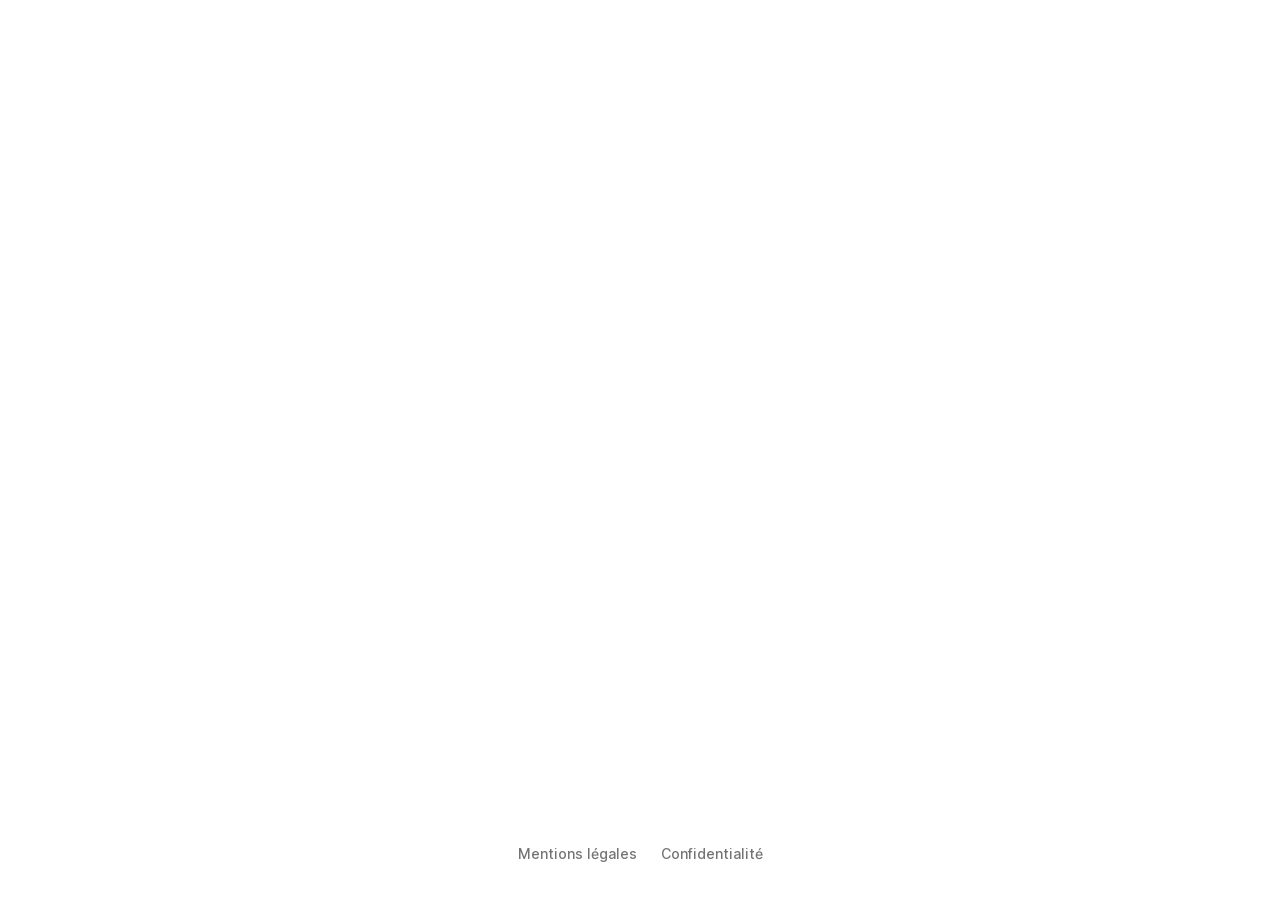
<file: design.html>
<!DOCTYPE html>
<html lang="fr">
<head>
  <meta charset="utf-8">
  <meta name="viewport" content="width=device-width, initial-scale=1">
  <title>Création et design digital · Portfolio.Vautravers-Morgane</title>
  <meta name="robots" content="noindex">
  <link rel="preload" href="assets/fonts/inter-latin-basic.woff2" as="font" type="font/woff2" crossorigin>
  <link rel="stylesheet" href="css/style.css">
  <script>document.documentElement.classList.add('js')</script>
  <script src="js/main.js" defer></script>
</head>
<body>

  <header class="page-header">
    <a href="index.html#galerie" class="back-link">Retour</a>
    <nav class="site-nav" aria-label="Menu principal">
      <button class="site-nav__toggle" type="button" aria-expanded="false" aria-controls="menu">Menu</button>
      <ul class="site-nav__menu" id="menu">
        <li><a href="index.html">Accueil</a></li>
        <li class="has-submenu">
          <a href="index.html#galerie" class="is-active">Galerie</a>
          <button class="submenu-toggle" type="button" aria-expanded="false" aria-controls="menu-galerie" aria-label="Afficher les pages de la galerie"></button>
          <ul class="submenu" id="menu-galerie">
            <li>
              <a href="stage.html">Stage</a>
              <ul>
                <li><a href="kit.html">Kits créatifs</a></li>
                <li><a href="collection.html">Création de collection</a></li>
                <li><a href="montage-et-conception.html">Montage</a></li>
              </ul>
            </li>
            <li><a href="gouaches.html">Gouachés</a></li>
            <li><a href="photos.html">Galerie photos / dessins</a></li>
            <li><a href="bijoux-perso.html">Création bijou perso</a></li>
            <li><a href="design.html" aria-current="page">Création et design digital</a></li>
          </ul>
        </li>
        <li><a href="contact.html">Contact</a></li>
      </ul>
    </nav>
  </header>

  <main>

    <section class="page-intro container container--wide" style="--pt: 80px; --gap: 16px; --pb: 80px">
      <h1 class="title-xl">Création et design digital</h1>
      <p class="lead" style="--w: 846px; --fs: 18px">Cette section présente mes projets réalisés au cours de mes trois années de Bachelor. Il y en a peu, car beaucoup ne reflètent pas mon univers ni ce que j’aime réellement créer. J’ai donc choisi de ne garder que ceux qui correspondent à mon style et à mes inspirations.</p>
    </section>

    <img class="media" src="assets/images/galerie-design-digital.jpg" alt="Flacon de parfum posé sur une table" style="--ratio: 1265 / 599; --pos: 50% 19%">

    <!-- ============ Logiciels (bandeau pleine largeur) ============ -->
    <section class="section" style="--pb: 80px">
      <p class="label">Logiciels utilisés</p>
      <div class="marquee marquee--logos" style="margin-top: 32px">
        <div class="marquee__track" style="--duration: 30s">
          <img src="assets/images/logo-photoshop.png" alt="Photoshop">
          <img src="assets/images/logo-indesign.png" alt="InDesign">
          <img src="assets/images/logo-illustrator.png" alt="Illustrator">
          <img src="assets/images/logo-premiere-pro.png" alt="Premiere Pro">
        </div>
      </div>
    </section>

    <!-- ============ Projets (texte + visuel, en alternance) ============
         Les visuels « is-fixed » ont la largeur de la maquette (--w). -->
    <div class="container container--wide">

      <section class="section split" data-reveal>
        <div class="text-stack">
          <h2 class="title-lg">Branding et typographie</h2>
          <div class="prose">
            <p>Pour ce projet, j’ai développé l’ensemble du concept : histoire, identité visuelle, logo et éléments essentiels pour la mise en place du produit.</p>
            <p class="spaced">La fiole Somnum Laboris illustre l’idée d’une potion permettant, au Moyen Âge, de travailler en dormant afin d’accomplir toutes les tâches quotidiennes.</p>
            <p class="spaced">Une maquette physique de la fiole a également été réalisée (voir vidéo à droite).</p>
          </div>
          <img src="assets/images/design-somnum-laboris.svg" alt="Logo Somnum Laboris" width="570" height="203" loading="lazy">
        </div>
        <video class="media is-fixed" src="assets/videos/design-fiole.mp4" muted loop playsinline preload="metadata" style="--w: 389px; --ratio: 389 / 672"></video>
      </section>

      <section class="section split" style="--pt: 40px; --pb: 80px" data-reveal>
        <img class="media" src="assets/images/design-tissot.jpg" alt="Affiche pour la montre Tissot PRC 100 Solar" loading="lazy" style="--ratio: 537 / 814">
        <div class="text-stack">
          <h2 class="title-lg">Stratégie de com 360°</h2>
          <p class="prose">Pour ce projet, il s’agissait de réaliser une affiche de présentation de la montre PRC 100 Solar de TISSOT. J’ai choisi de mettre en avant le détail solaire, soulignant que la montre fonctionne grâce à l’énergie solaire.</p>
        </div>
      </section>

      <section class="section split" data-reveal>
        <div class="text-stack">
          <h2 class="title-lg">Motion</h2>
          <p class="prose">Pour ce projet, j’ai combiné l’animation avec deux de mes photographies, en ajoutant des éléments illustratifs sur un fond réaliste afin de créer une sensation de mouvement et de transition entre les décors.</p>
        </div>
        <video class="media" src="assets/videos/design-motion.mp4" muted loop playsinline preload="metadata" style="--ratio: 537 / 744"></video>
      </section>

      <!-- Comme dans la maquette, l'affiche dépasse de 154 px sous sa rangée -->
      <section class="section split" style="--pt: 40px; --pb: 80px" data-reveal>
        <img class="media media--overhang is-fixed" src="assets/images/design-fete-des-lumieres.jpg" alt="Affiche de la Fête des Lumières 2023" loading="lazy" style="--w: 492px; --ratio: 492 / 510">
        <div class="text-stack">
          <h2 class="title-lg">Conception éditorial print</h2>
          <p class="prose">Pour ce projet, j’ai créé une affiche pour la Fête des Lumières 2023, en mettant en avant les éléments principaux de l’événement. L’affiche représente la carte de la ville de Lyon, intégrant des labyrinthes inspirés de l’univers d’Alice au pays des merveilles.</p>
        </div>
      </section>

      <section class="section split" data-reveal>
        <div class="text-stack">
          <h2 class="title-lg">Expérimentation graphique</h2>
          <p class="prose">Pour ce projet, il s’agissait de choisir un concept parmi une liste (ici « La rupture ») et de créer une page de couverture pour un futur livre à partir de papiers récupérés par toute la classe. Mon travail montre des éléments fragmentés et dispersés vers un espace vide, pour symboliser la sensation de perte liée à une rupture.</p>
        </div>
        <img class="media is-fixed" src="assets/images/design-rupture.jpg" alt="Couverture de livre sur le thème de la rupture" loading="lazy" style="--w: 444px; --ratio: 444 / 607">
      </section>

      <section class="section split" data-reveal>
        <img class="media is-fixed" src="assets/images/design-guess.jpg" alt="Photographie publicitaire du parfum Bella Vita de Guess" loading="lazy" style="--w: 444px; --ratio: 444 / 607">
        <div class="text-stack">
          <h2 class="title-lg">Photographie</h2>
          <p class="prose">Pour ce projet, nous devions créer une campagne publicitaire complète pour un parfum de notre choix. Nous avons choisi Bella Vita de GUESS, et je me suis chargée de la photographie et de la retouche des images.</p>
        </div>
      </section>

      <section class="section split" data-reveal>
        <div class="text-stack">
          <h2 class="title-lg">Suite Adobe</h2>
          <p class="prose">Pour ce projet, nous devions revisiter le vinyle d’un artiste de notre choix. J’ai travaillé sur celui de Julien Granel, en créant le visuel du vinyle avec une photo de l’artiste, du montage photo et un élément graphique, ainsi que la liste des chansons sur un fond d’image. Le thème choisi était le surréalisme, et j’ai utilisé Photoshop, InDesign et Illustrator pour réaliser le projet.</p>
        </div>
        <img class="media media--contain" src="assets/images/design-vinyle.jpg" alt="Pochette de vinyle revisitée pour Julien Granel" loading="lazy" style="--ratio: 537 / 744">
      </section>
    </div>

    <section class="tinted" data-reveal>
      <ul class="key-points container container--wide">
        <li>
          <h2>Pourquoi ces projets ?</h2>
          <p>J’ai choisi d’inclure ces projets dans mon portfolio car ce sont ceux qui m’ont le plus marquée, qui me représentent le mieux et sur lesquels je me suis le plus amusée à travailler.</p>
        </li>
        <li>
          <h2>Ce qu’ils m’ont apportés</h2>
          <p>Ils m’ont permis d’explorer différents domaines, du design graphique à la photographie, en passant par la mise en scène et le montage, et de développer mon sens de la composition, ma créativité et ma capacité à mener un projet de A à Z.</p>
        </li>
      </ul>
    </section>

  </main>
  <footer class="site-footer">
    <a href="mentions-legales.html">Mentions légales</a>
    <a href="confidentialite.html">Confidentialité</a>
  </footer>
</body>
</html>
</file>
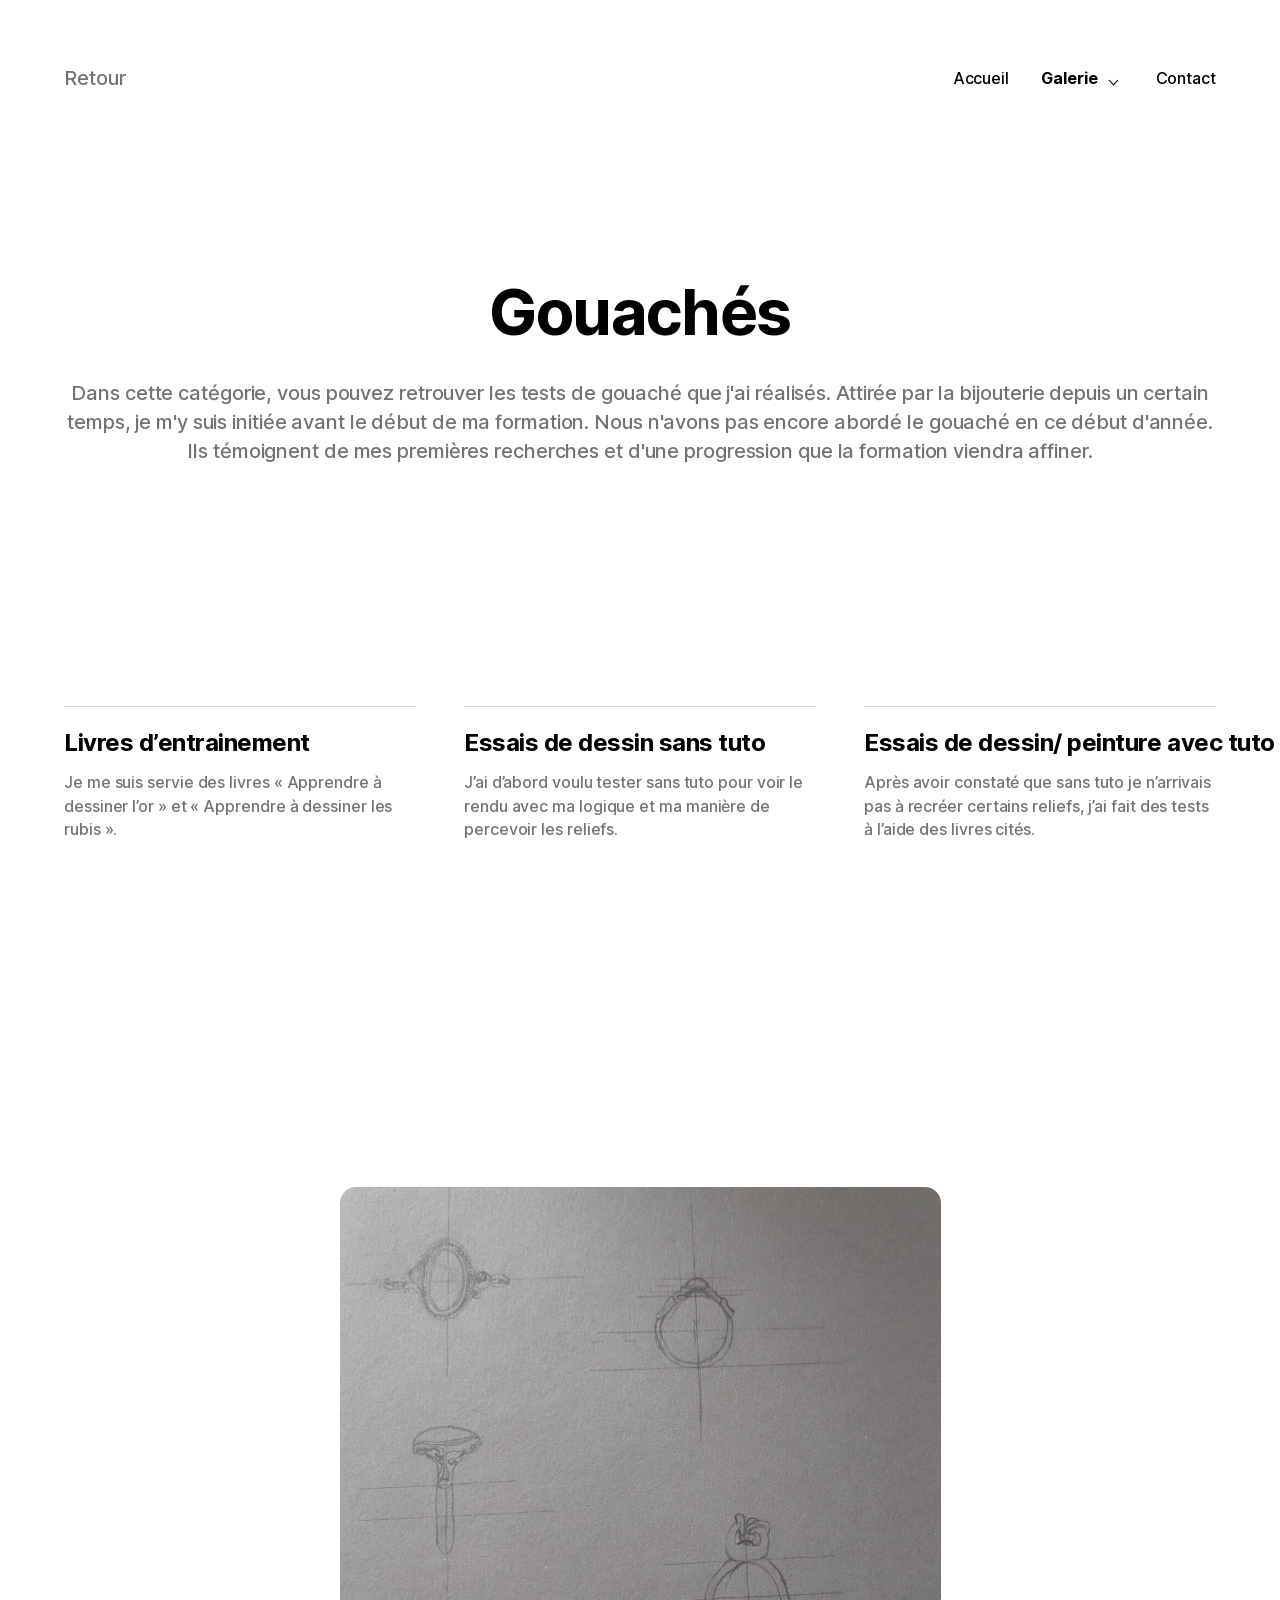
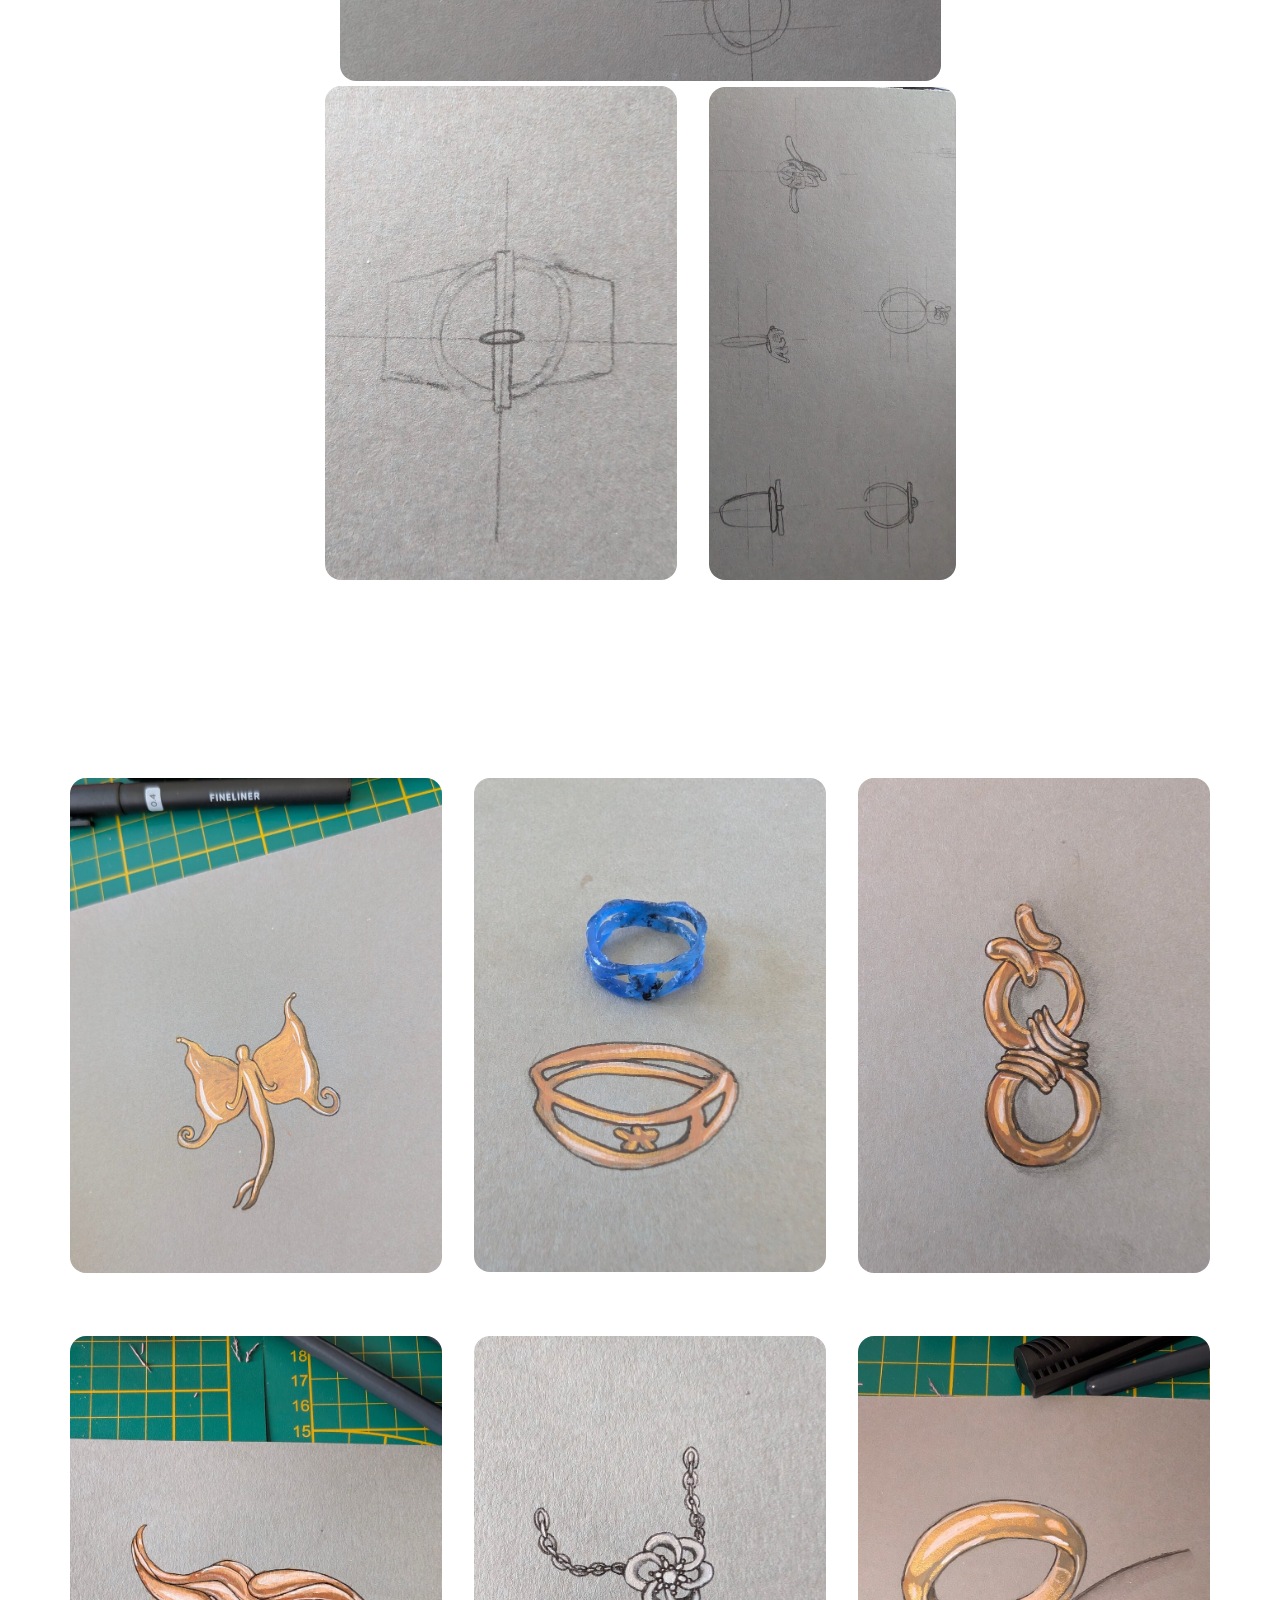
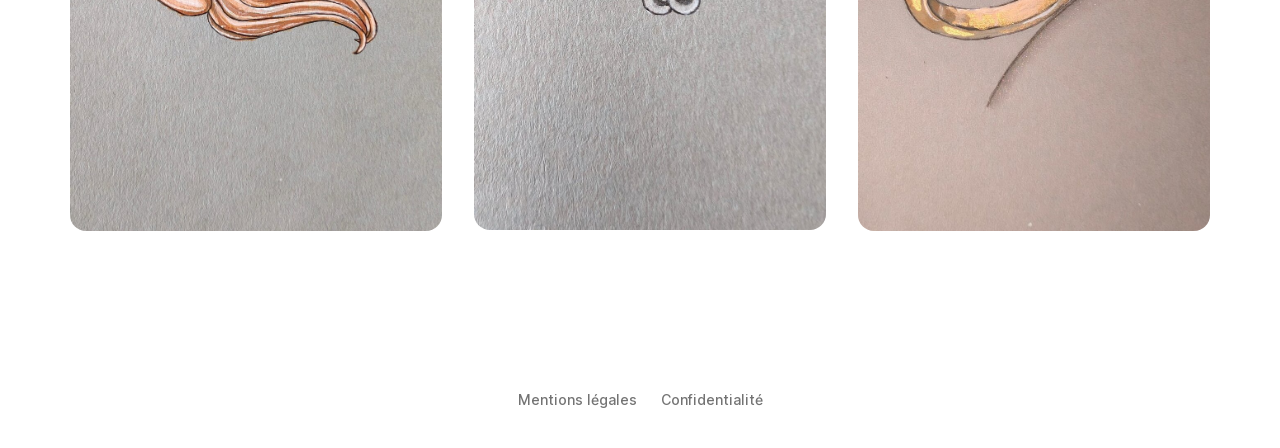
<file: gouaches.html>
<!DOCTYPE html>
<html lang="fr">
<head>
  <meta charset="utf-8">
  <meta name="viewport" content="width=device-width, initial-scale=1">
  <title>Gouachés · Portfolio.Vautravers-Morgane</title>
  <meta name="robots" content="noindex">
  <link rel="preload" href="assets/fonts/inter-latin-basic.woff2" as="font" type="font/woff2" crossorigin>
  <link rel="stylesheet" href="css/style.css">
  <script>document.documentElement.classList.add('js')</script>
  <script src="js/main.js" defer></script>
</head>
<body>

  <header class="page-header">
    <a href="index.html#galerie" class="back-link">Retour</a>
    <nav class="site-nav" aria-label="Menu principal">
      <button class="site-nav__toggle" type="button" aria-expanded="false" aria-controls="menu">Menu</button>
      <ul class="site-nav__menu" id="menu">
        <li><a href="index.html">Accueil</a></li>
        <li class="has-submenu">
          <a href="index.html#galerie" class="is-active">Galerie</a>
          <button class="submenu-toggle" type="button" aria-expanded="false" aria-controls="menu-galerie" aria-label="Afficher les pages de la galerie"></button>
          <ul class="submenu" id="menu-galerie">
            <li>
              <a href="stage.html">Stage</a>
              <ul>
                <li><a href="kit.html">Kits créatifs</a></li>
                <li><a href="collection.html">Création de collection</a></li>
                <li><a href="montage-et-conception.html">Montage</a></li>
              </ul>
            </li>
            <li><a href="gouaches.html" aria-current="page">Gouachés</a></li>
            <li><a href="photos.html">Galerie photos / dessins</a></li>
            <li><a href="bijoux-perso.html">Création bijou perso</a></li>
            <li><a href="design.html">Création et design digital</a></li>
          </ul>
        </li>
        <li><a href="contact.html">Contact</a></li>
      </ul>
    </nav>
  </header>

  <main>

    <section class="page-intro container container--wide" style="--gap: 32px">
      <h1 class="title-xl">Gouachés</h1>
      <p class="lead">Dans cette catégorie, vous pouvez retrouver les tests de gouaché que j'ai réalisés. Attirée par la bijouterie depuis un certain temps, je m'y suis initiée avant le début de ma formation. Nous n'avons pas encore abordé le gouaché en ce début d'année. Ils témoignent de mes premières recherches et d'une progression que la formation viendra affiner.</p>
    </section>

    <ul class="key-points container container--wide" style="--pb: 85px" data-reveal>
      <li>
        <h2>Livres d’entrainement</h2>
        <p>Je me suis servie des livres « Apprendre à dessiner l’or » et « Apprendre à dessiner les rubis ».</p>
      </li>
      <li>
        <h2>Essais de dessin sans tuto</h2>
        <p>J’ai d’abord voulu tester sans tuto pour voir le rendu avec ma logique et ma manière de percevoir les reliefs.</p>
      </li>
      <li>
        <h2>Essais de dessin/ peinture avec tuto</h2>
        <p>Après avoir constaté que sans tuto je n’arrivais pas à recréer certains reliefs, j’ai fait des tests à l’aide des livres cités.</p>
      </li>
    </ul>

    <!-- ============ Sans tuto ============ -->
    <section class="section text-stack container--1152" style="--pb: 62px" data-reveal>
      <h2 class="title-lg">Essais de dessin sans tuto</h2>
      <p class="prose">Dans cette image, vous pouvez retrouver les tests de dessin sans tuto, pour essayer de comprendre les proportions et, plus simplement, le dessin de bijou.</p>
    </section>

    <div class="media-row container container--wide" style="--pb: 5px">
      <img class="media" src="assets/images/gouaches-sans-tuto-1.jpg" alt="Croquis de bagues" loading="lazy" style="--w: 601px; --ratio: 601 / 494; --pos: 2% 50%">
    </div>
    <div class="media-row container container--wide">
      <img class="media" src="assets/images/gouaches-sans-tuto-2.jpg" alt="Croquis de bague vue de face" loading="lazy" style="--w: 352px; --ratio: 352 / 494">
      <img class="media" src="assets/images/gouaches-sans-tuto-3.jpg" alt="Croquis de bijoux" loading="lazy" style="--w: 247px; --ratio: 247 / 493">
    </div>

    <!-- ============ Avec tuto ============ -->
    <section class="section text-stack container--1152" style="--pt: 64px; --pb: 40px" data-reveal>
      <h2 class="title-lg">Essais de dessin/peinture avec tuto</h2>
      <p class="prose">Dans cette image, vous pouvez retrouver les tests de peinture avec et sans tuto.</p>
    </section>

    <div class="media-row container container--wide">
      <img class="media" src="assets/images/galerie-gouaches.jpg" alt="Gouaché d'un pendentif papillon doré" loading="lazy" style="--w: 372px; --ratio: 372 / 495">
      <img class="media" src="assets/images/gouaches-tuto-2.jpg" alt="Gouaché de bagues" loading="lazy" style="--w: 352px; --ratio: 352 / 494">
      <img class="media" src="assets/images/gouaches-tuto-3.jpg" alt="Gouaché d'un pendentif" loading="lazy" style="--w: 352px; --ratio: 352 / 495">
    </div>
    <div class="media-row container container--wide" style="--pt: 63px; --pb: 120px">
      <img class="media" src="assets/images/gouaches-tuto-4.jpg" alt="Gouaché d'une plume dorée" loading="lazy" style="--w: 372px; --ratio: 372 / 495">
      <img class="media" src="assets/images/gouaches-tuto-5.jpg" alt="Gouaché d'un collier fleur" loading="lazy" style="--w: 352px; --ratio: 352 / 494">
      <img class="media" src="assets/images/gouaches-tuto-6.jpg" alt="Gouaché d'une bague" loading="lazy" style="--w: 352px; --ratio: 352 / 495">
    </div>

  </main>
  <footer class="site-footer">
    <a href="mentions-legales.html">Mentions légales</a>
    <a href="confidentialite.html">Confidentialité</a>
  </footer>
</body>
</html>
</file>
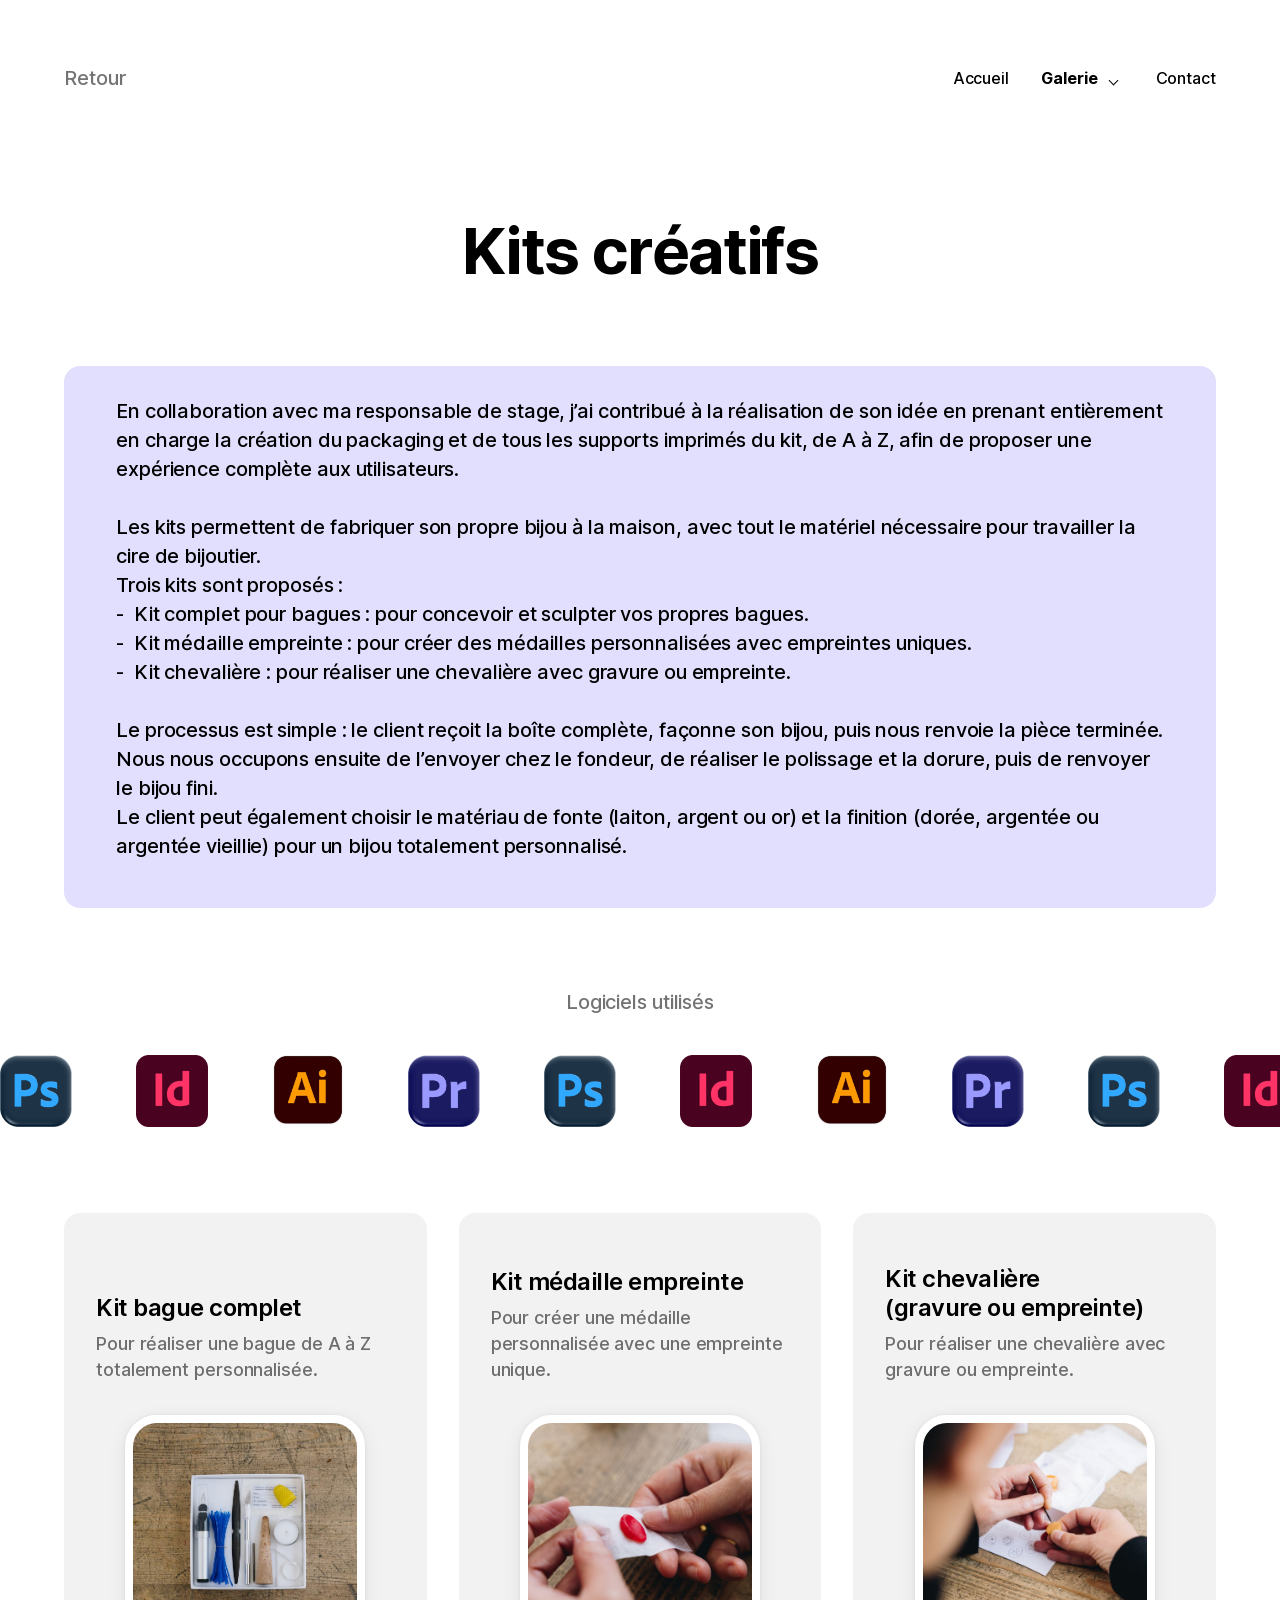
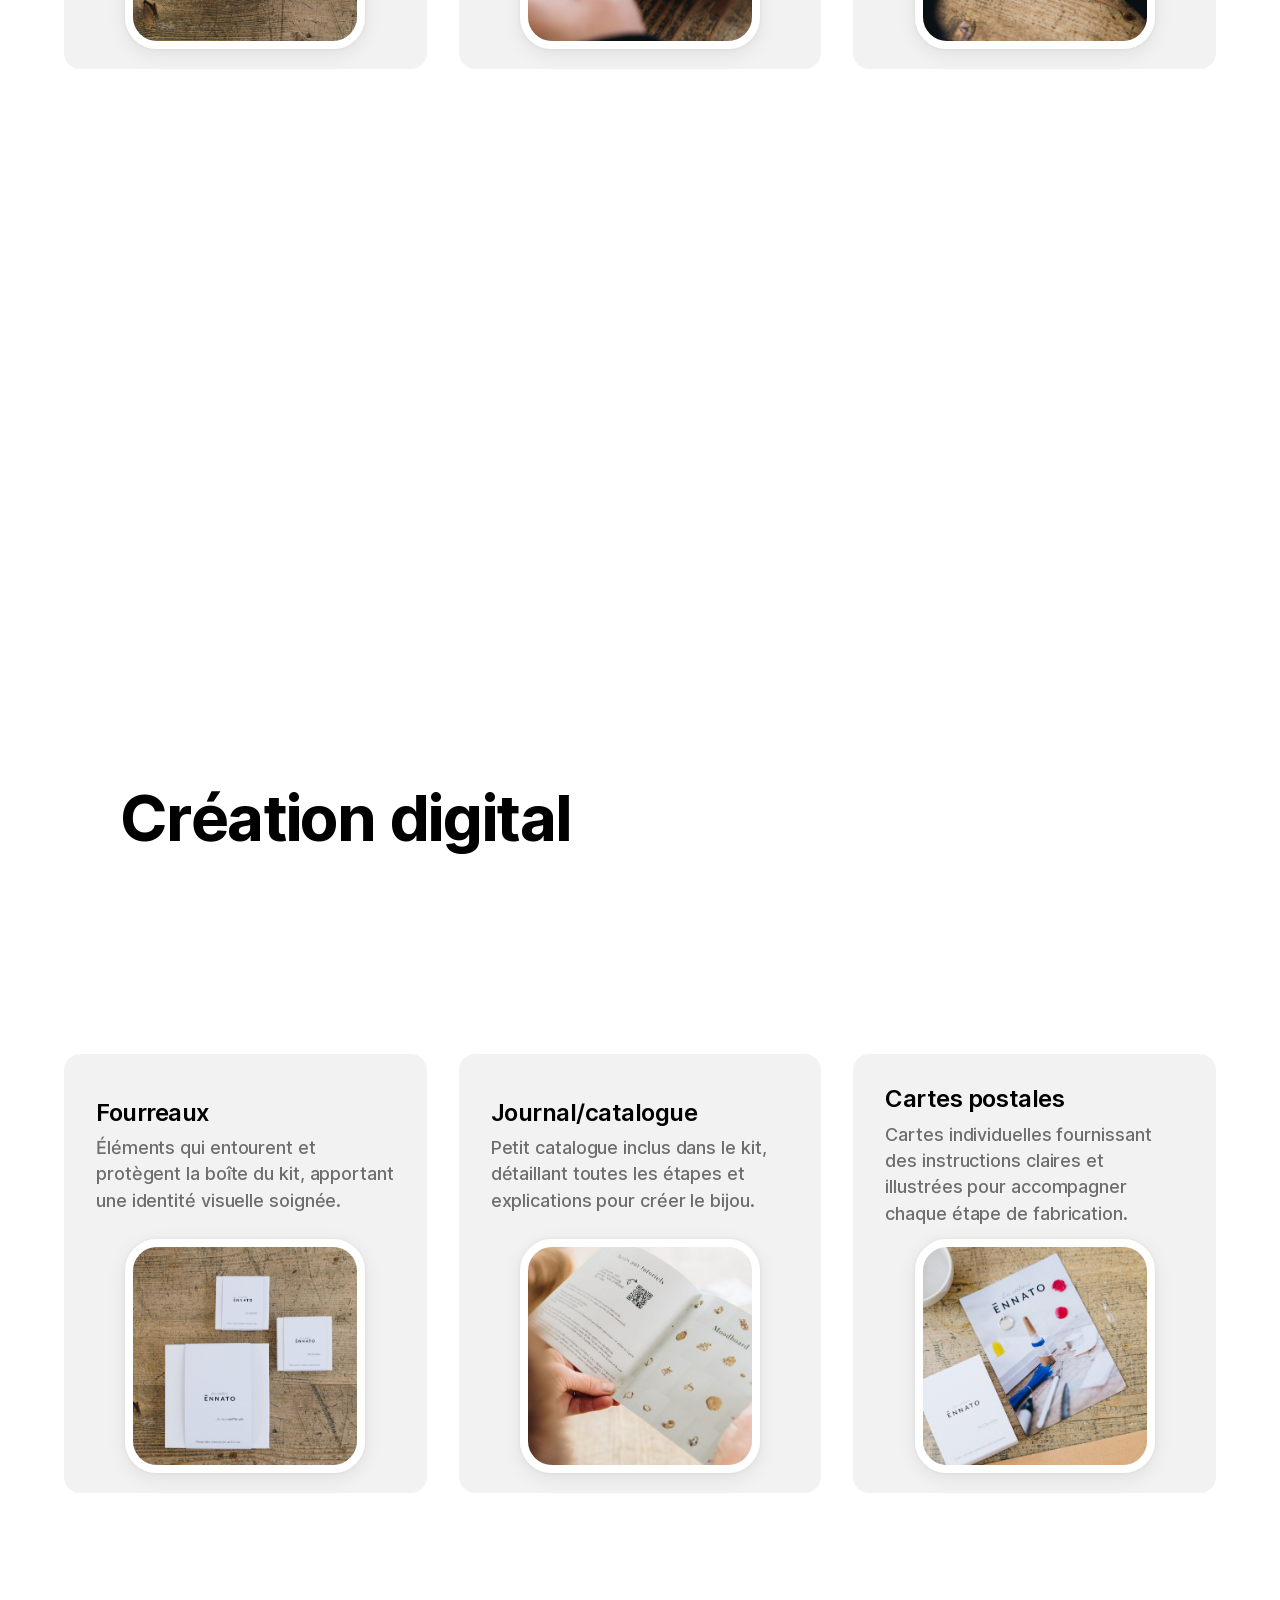
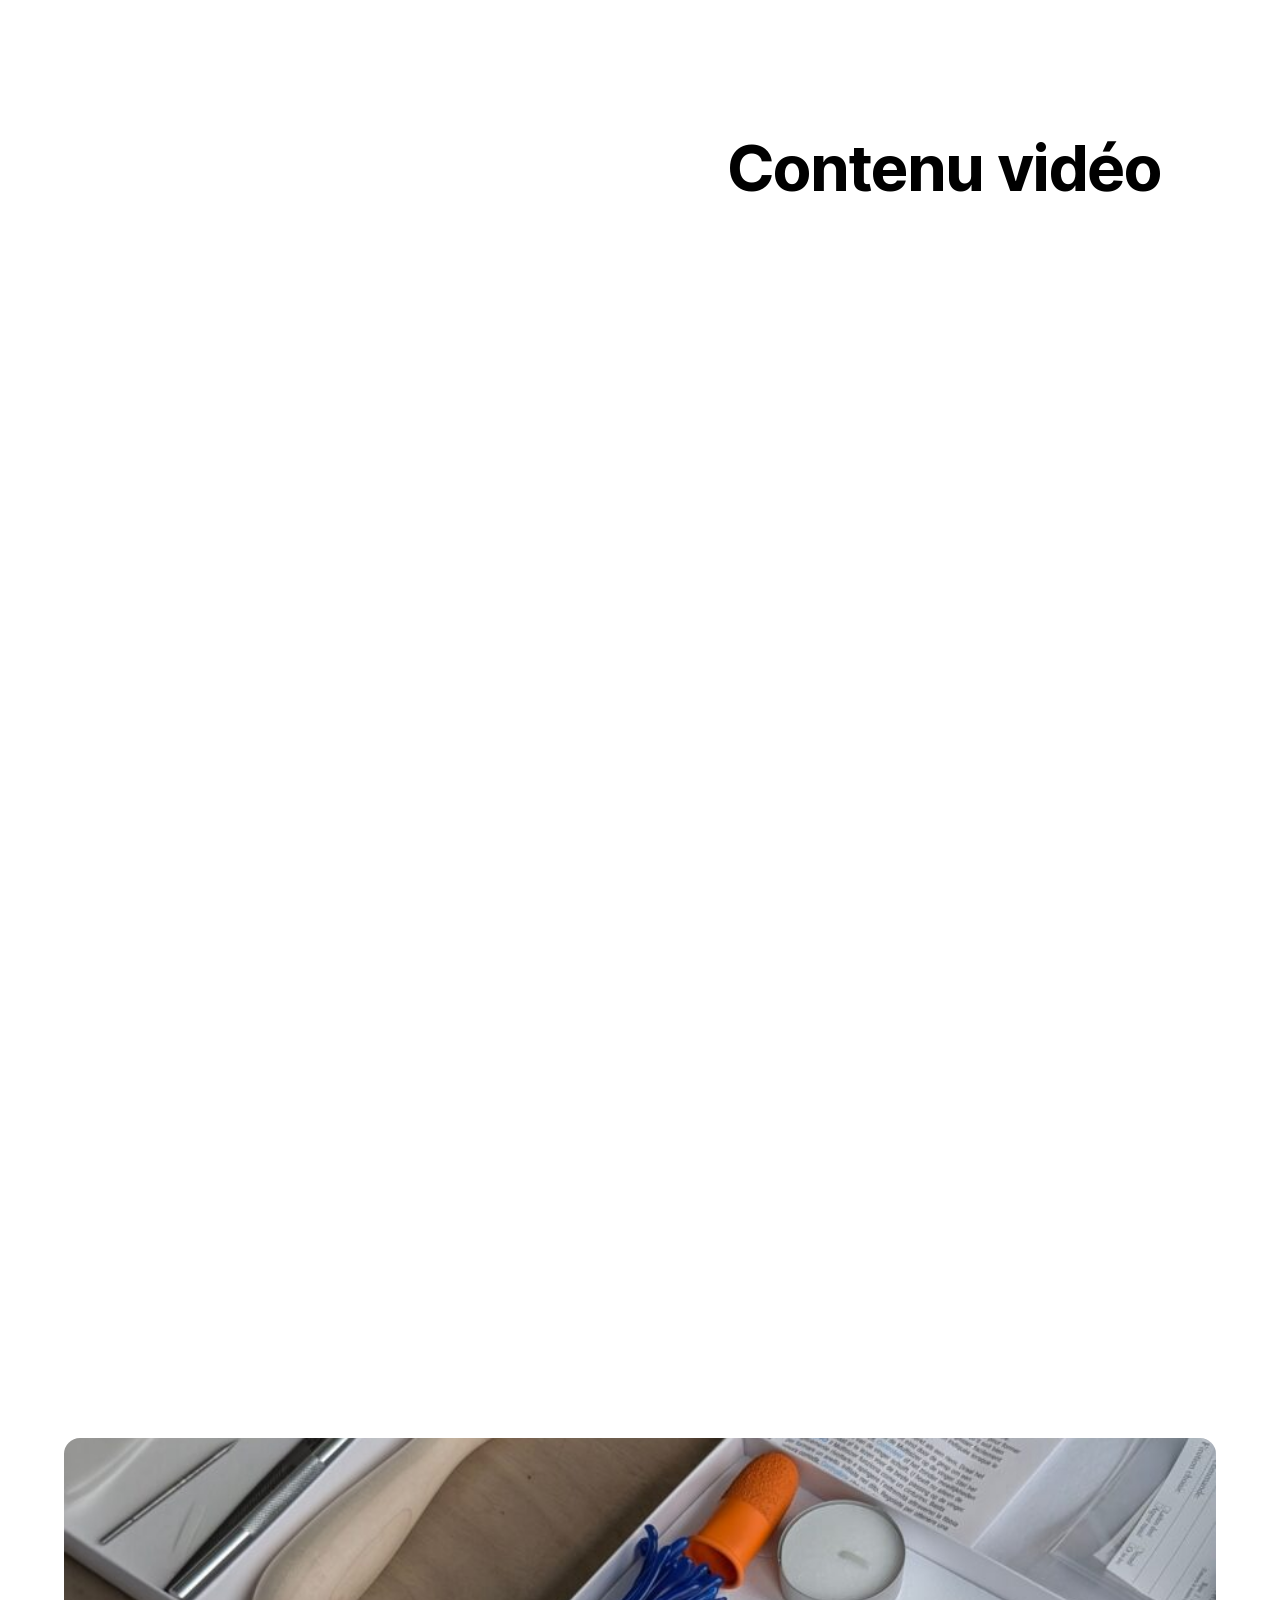
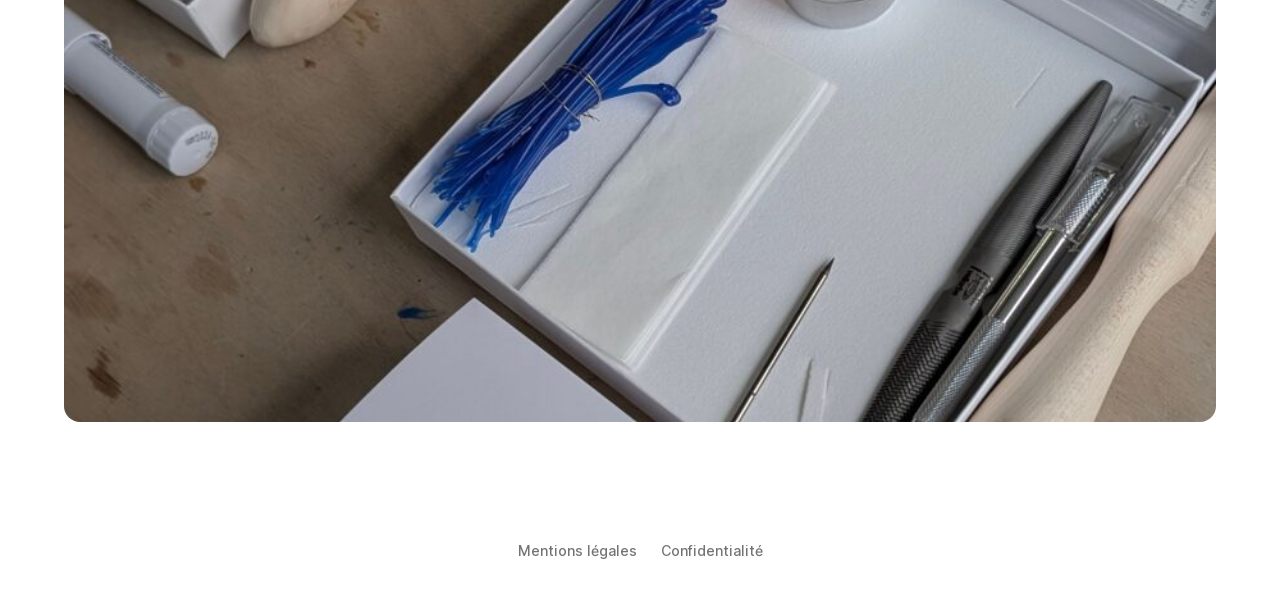
<file: kit.html>
<!DOCTYPE html>
<html lang="fr">
<head>
  <meta charset="utf-8">
  <meta name="viewport" content="width=device-width, initial-scale=1">
  <title>Kits créatifs · Portfolio.Vautravers-Morgane</title>
  <meta name="robots" content="noindex">
  <link rel="preload" href="assets/fonts/inter-latin-basic.woff2" as="font" type="font/woff2" crossorigin>
  <link rel="stylesheet" href="css/style.css">
  <script>document.documentElement.classList.add('js')</script>
  <script src="js/main.js" defer></script>
</head>
<body>

  <header class="page-header">
    <a href="stage.html" class="back-link">Retour</a>
    <nav class="site-nav" aria-label="Menu principal">
      <button class="site-nav__toggle" type="button" aria-expanded="false" aria-controls="menu">Menu</button>
      <ul class="site-nav__menu" id="menu">
        <li><a href="index.html">Accueil</a></li>
        <li class="has-submenu">
          <a href="index.html#galerie" class="is-active">Galerie</a>
          <button class="submenu-toggle" type="button" aria-expanded="false" aria-controls="menu-galerie" aria-label="Afficher les pages de la galerie"></button>
          <ul class="submenu" id="menu-galerie">
            <li>
              <a href="stage.html" class="is-active">Stage</a>
              <ul>
                <li><a href="kit.html" aria-current="page">Kits créatifs</a></li>
                <li><a href="collection.html">Création de collection</a></li>
                <li><a href="montage-et-conception.html">Montage</a></li>
              </ul>
            </li>
            <li><a href="gouaches.html">Gouachés</a></li>
            <li><a href="photos.html">Galerie photos / dessins</a></li>
            <li><a href="bijoux-perso.html">Création bijou perso</a></li>
            <li><a href="design.html">Création et design digital</a></li>
          </ul>
        </li>
        <li><a href="contact.html">Contact</a></li>
      </ul>
    </nav>
  </header>

  <main>

    <section class="page-intro container container--wide" style="--pt: 59px; --pb: 80px">
      <h1 class="title-xl">Kits créatifs</h1>
    </section>

    <!-- ============ Présentation du projet ============ -->
    <div class="callout">
      <p>En collaboration avec ma responsable de stage, j’ai contribué à la réalisation de son idée en prenant entièrement en charge la création du packaging et de tous les supports imprimés du kit, de A à Z, afin de proposer une expérience complète aux utilisateurs.</p>
      <p class="spaced">Les kits permettent de fabriquer son propre bijou à la maison, avec tout le matériel nécessaire pour travailler la cire de bijoutier.</p>
      <p>Trois kits sont proposés :</p>
      <ul>
        <li>Kit complet pour bagues : pour concevoir et sculpter vos propres bagues.</li>
        <li>Kit médaille empreinte : pour créer des médailles personnalisées avec empreintes uniques.</li>
        <li>Kit chevalière : pour réaliser une chevalière avec gravure ou empreinte.</li>
      </ul>
      <p class="spaced">Le processus est simple : le client reçoit la boîte complète, façonne son bijou, puis nous renvoie la pièce terminée. Nous nous occupons ensuite de l’envoyer chez le fondeur, de réaliser le polissage et la dorure, puis de renvoyer le bijou fini.</p>
      <p>Le client peut également choisir le matériau de fonte (laiton, argent ou or) et la finition (dorée, argentée ou argentée vieillie) pour un bijou totalement personnalisé.</p>
    </div>

    <!-- ============ Logiciels (bandeau pleine largeur) ============ -->
    <section class="section" style="--pb: 80px">
      <p class="label">Logiciels utilisés</p>
      <div class="marquee marquee--logos" style="margin-top: 32px">
        <div class="marquee__track" style="--duration: 30s">
          <img src="assets/images/logo-photoshop.png" alt="Photoshop">
          <img src="assets/images/logo-indesign.png" alt="InDesign">
          <img src="assets/images/logo-illustrator.png" alt="Illustrator">
          <img src="assets/images/logo-premiere-pro.png" alt="Premiere Pro">
        </div>
      </div>
    </section>

    <!-- ============ Les trois kits ============ -->
    <ul class="product-grid container container--wide">
      <li class="product-card">
        <div>
          <h2 class="project-card__title">Kit bague complet</h2>
          <p class="project-card__text">Pour réaliser une bague de A à Z totalement personnalisée.</p>
        </div>
        <img src="assets/images/kit-bague.jpg" alt="" loading="lazy">
      </li>
      <li class="product-card">
        <div>
          <h2 class="project-card__title">Kit médaille empreinte</h2>
          <p class="project-card__text">Pour créer une médaille personnalisée avec une empreinte unique.</p>
        </div>
        <img src="assets/images/kit-medaille.jpg" alt="" loading="lazy">
      </li>
      <li class="product-card">
        <div>
          <h2 class="project-card__title">Kit chevalière<br>(gravure ou empreinte)</h2>
          <p class="project-card__text">Pour réaliser une chevalière avec gravure ou empreinte.</p>
        </div>
        <img src="assets/images/kit-chevaliere.jpg" alt="" loading="lazy">
      </li>
    </ul>

    <!-- ============ Bandeau de photos ============ -->
    <div class="marquee" data-reveal>
      <div class="marquee__track" style="--duration: 50s">
        <img src="assets/images/kit-defile-1.jpg" alt="" loading="lazy">
        <img src="assets/images/kit-defile-2.jpg" alt="" loading="lazy">
        <img src="assets/images/kit-defile-3.jpg" alt="" loading="lazy">
        <img src="assets/images/kit-defile-4.jpg" alt="" loading="lazy">
        <img src="assets/images/kit-defile-5.jpg" alt="" loading="lazy">
        <img src="assets/images/kit-defile-6.jpg" alt="" loading="lazy">
        <img src="assets/images/kit-defile-7.jpg" alt="" loading="lazy">
        <img src="assets/images/kit-defile-8.jpg" alt="" loading="lazy">
      </div>
    </div>

    <!-- ============ Création digitale ============ -->
    <h2 class="title-xl section-title container">Création digital</h2>

    <ul class="product-grid product-grid--fixed-text container container--wide" style="--pt: 120px">
      <li class="product-card">
        <div>
          <h3 class="project-card__title">Fourreaux</h3>
          <p class="project-card__text">Éléments qui entourent et protègent la boîte du kit, apportant une identité visuelle soignée.</p>
        </div>
        <img src="assets/images/kit-fourreaux.jpg" alt="" loading="lazy">
      </li>
      <li class="product-card">
        <div>
          <h3 class="project-card__title">Journal/catalogue</h3>
          <p class="project-card__text">Petit catalogue inclus dans le kit, détaillant toutes les étapes et explications pour créer le bijou.</p>
        </div>
        <img src="assets/images/kit-catalogue.jpg" alt="" loading="lazy">
      </li>
      <li class="product-card">
        <div>
          <h3 class="project-card__title">Cartes postales</h3>
          <p class="project-card__text">Cartes individuelles fournissant des instructions claires et illustrées pour accompagner chaque étape de fabrication.</p>
        </div>
        <img src="assets/images/kit-cartes-postales.jpg" alt="" loading="lazy" style="--pos: 50% 25%">
      </li>
    </ul>

    <!-- ============ Contenu vidéo ============ -->
    <h2 class="title-xl section-title section-title--right container">Contenu vidéo</h2>

    <div class="container container--wide">
      <section class="section split split--top" data-reveal>
        <div class="text-stack is-fixed" style="--w: 341px">
          <h3 class="title-lg">Réseaux sociaux</h3>
          <p class="prose">J’ai également conçu et réalisé du contenu destiné aux réseaux sociaux, incluant des visuels promotionnels pour les kits, des photos et des illustrations explicatives, ainsi que des publications visant à présenter le processus et l’expérience utilisateur de manière attractive et cohérente avec l’identité de la marque.</p>
        </div>
        <video class="media media--contain" src="assets/videos/kit-reseaux-1.mp4" muted loop playsinline preload="metadata" style="--ratio: 334 / 423"></video>
        <video class="media media--contain" src="assets/videos/kit-reseaux-2.mp4" muted loop playsinline preload="metadata" style="--ratio: 334 / 423"></video>
      </section>

      <section class="section split" style="--pt: 40px; --pb: 80px" data-reveal>
        <video class="media" src="assets/videos/kit-tuto.mp4" muted loop playsinline preload="metadata" style="--ratio: 537 / 437"></video>
        <div class="text-stack">
          <h3 class="title-lg">Tutos</h3>
          <p class="prose">J’ai également créé des tutoriels vidéo, disponibles uniquement pour les personnes ayant acheté un kit. Ces vidéos expliquent chaque étape de la création des bijoux, et j’ai pris en charge le tournage, le montage et la mise en forme pédagogique afin de rendre le processus clair et accessible aux utilisateurs.</p>
        </div>
      </section>

      <div class="section" style="--pt: 40px; --pb: 80px">
        <img class="media" src="assets/images/kit-detail.jpg" alt="Kit créatif" loading="lazy" style="--ratio: 1137 / 576">
      </div>
    </div>

  </main>
  <footer class="site-footer">
    <a href="mentions-legales.html">Mentions légales</a>
    <a href="confidentialite.html">Confidentialité</a>
  </footer>
</body>
</html>
</file>
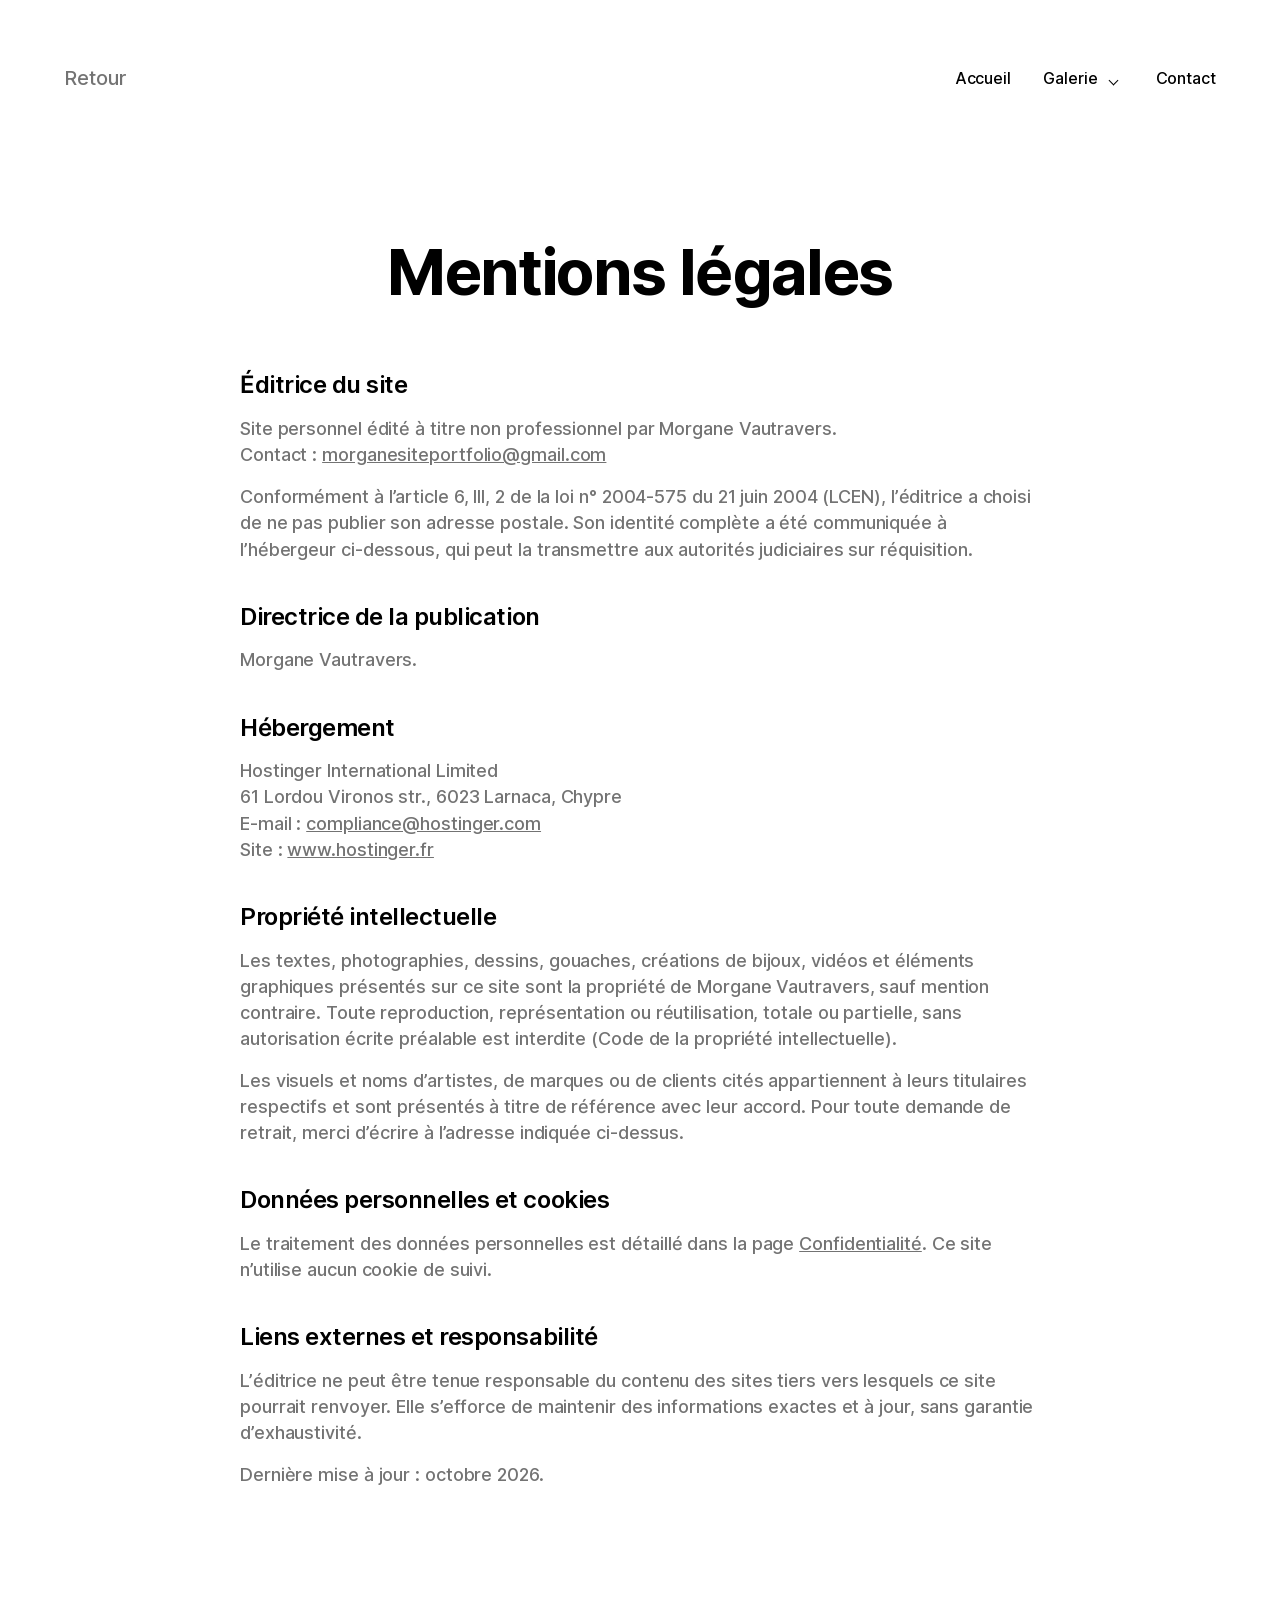
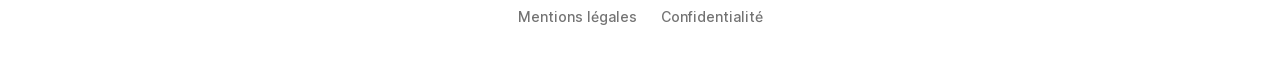
<file: mentions-legales.html>
<!DOCTYPE html>
<html lang="fr">
<head>
  <meta charset="utf-8">
  <meta name="viewport" content="width=device-width, initial-scale=1">
  <title>Mentions légales · Portfolio.Vautravers-Morgane</title>
  <meta name="robots" content="noindex">
  <link rel="preload" href="assets/fonts/inter-latin-basic.woff2" as="font" type="font/woff2" crossorigin>
  <link rel="stylesheet" href="css/style.css">
  <script>document.documentElement.classList.add('js')</script>
  <script src="js/main.js" defer></script>
</head>
<body>

  <header class="page-header">
    <a href="index.html" class="back-link">Retour</a>
    <nav class="site-nav" aria-label="Menu principal">
      <button class="site-nav__toggle" type="button" aria-expanded="false" aria-controls="menu">Menu</button>
      <ul class="site-nav__menu" id="menu">
        <li><a href="index.html">Accueil</a></li>
        <li class="has-submenu">
          <a href="index.html#galerie">Galerie</a>
          <button class="submenu-toggle" type="button" aria-expanded="false" aria-controls="menu-galerie" aria-label="Afficher les pages de la galerie"></button>
          <ul class="submenu" id="menu-galerie">
            <li>
              <a href="stage.html">Stage</a>
              <ul>
                <li><a href="kit.html">Kits créatifs</a></li>
                <li><a href="collection.html">Création de collection</a></li>
                <li><a href="montage-et-conception.html">Montage</a></li>
              </ul>
            </li>
            <li><a href="gouaches.html">Gouachés</a></li>
            <li><a href="photos.html">Galerie photos / dessins</a></li>
            <li><a href="bijoux-perso.html">Création bijou perso</a></li>
            <li><a href="design.html">Création et design digital</a></li>
          </ul>
        </li>
        <li><a href="contact.html">Contact</a></li>
      </ul>
    </nav>
  </header>

  <main class="container container--wide">

    <section class="page-intro" style="--pt: 80px; --pb: 40px">
      <h1 class="title-xl">Mentions légales</h1>
    </section>

    <article class="legal">
      <h2 class="title-sm">Éditrice du site</h2>
      <p class="prose">Site personnel édité à titre non professionnel par Morgane Vautravers.<br>
      Contact : <a href="mailto:morganesiteportfolio@gmail.com">morganesiteportfolio@gmail.com</a></p>
      <p class="prose">Conformément à l’article 6, III, 2 de la loi n° 2004-575 du 21 juin 2004 (LCEN), l’éditrice a choisi de ne pas publier son adresse postale. Son identité complète a été communiquée à l’hébergeur ci-dessous, qui peut la transmettre aux autorités judiciaires sur réquisition.</p>

      <h2 class="title-sm">Directrice de la publication</h2>
      <p class="prose">Morgane Vautravers.</p>

      <h2 class="title-sm">Hébergement</h2>
      <p class="prose">Hostinger International Limited<br>
      61 Lordou Vironos str., 6023 Larnaca, Chypre<br>
      E-mail : <a href="mailto:compliance@hostinger.com">compliance@hostinger.com</a><br>
      Site : <a href="https://www.hostinger.fr" rel="noopener">www.hostinger.fr</a></p>

      <h2 class="title-sm">Propriété intellectuelle</h2>
      <p class="prose">Les textes, photographies, dessins, gouaches, créations de bijoux, vidéos et éléments graphiques présentés sur ce site sont la propriété de Morgane Vautravers, sauf mention contraire. Toute reproduction, représentation ou réutilisation, totale ou partielle, sans autorisation écrite préalable est interdite (Code de la propriété intellectuelle).</p>
      <p class="prose">Les visuels et noms d’artistes, de marques ou de clients cités appartiennent à leurs titulaires respectifs et sont présentés à titre de référence avec leur accord. Pour toute demande de retrait, merci d’écrire à l’adresse indiquée ci-dessus.</p>

      <h2 class="title-sm">Données personnelles et cookies</h2>
      <p class="prose">Le traitement des données personnelles est détaillé dans la page <a href="confidentialite.html">Confidentialité</a>. Ce site n’utilise aucun cookie de suivi.</p>

      <h2 class="title-sm">Liens externes et responsabilité</h2>
      <p class="prose">L’éditrice ne peut être tenue responsable du contenu des sites tiers vers lesquels ce site pourrait renvoyer. Elle s’efforce de maintenir des informations exactes et à jour, sans garantie d’exhaustivité.</p>

      <p class="prose">Dernière mise à jour : octobre 2026.</p>
    </article>

  </main>

  <footer class="site-footer">
    <a href="mentions-legales.html">Mentions légales</a>
    <a href="confidentialite.html">Confidentialité</a>
  </footer>
</body>
</html>
</file>
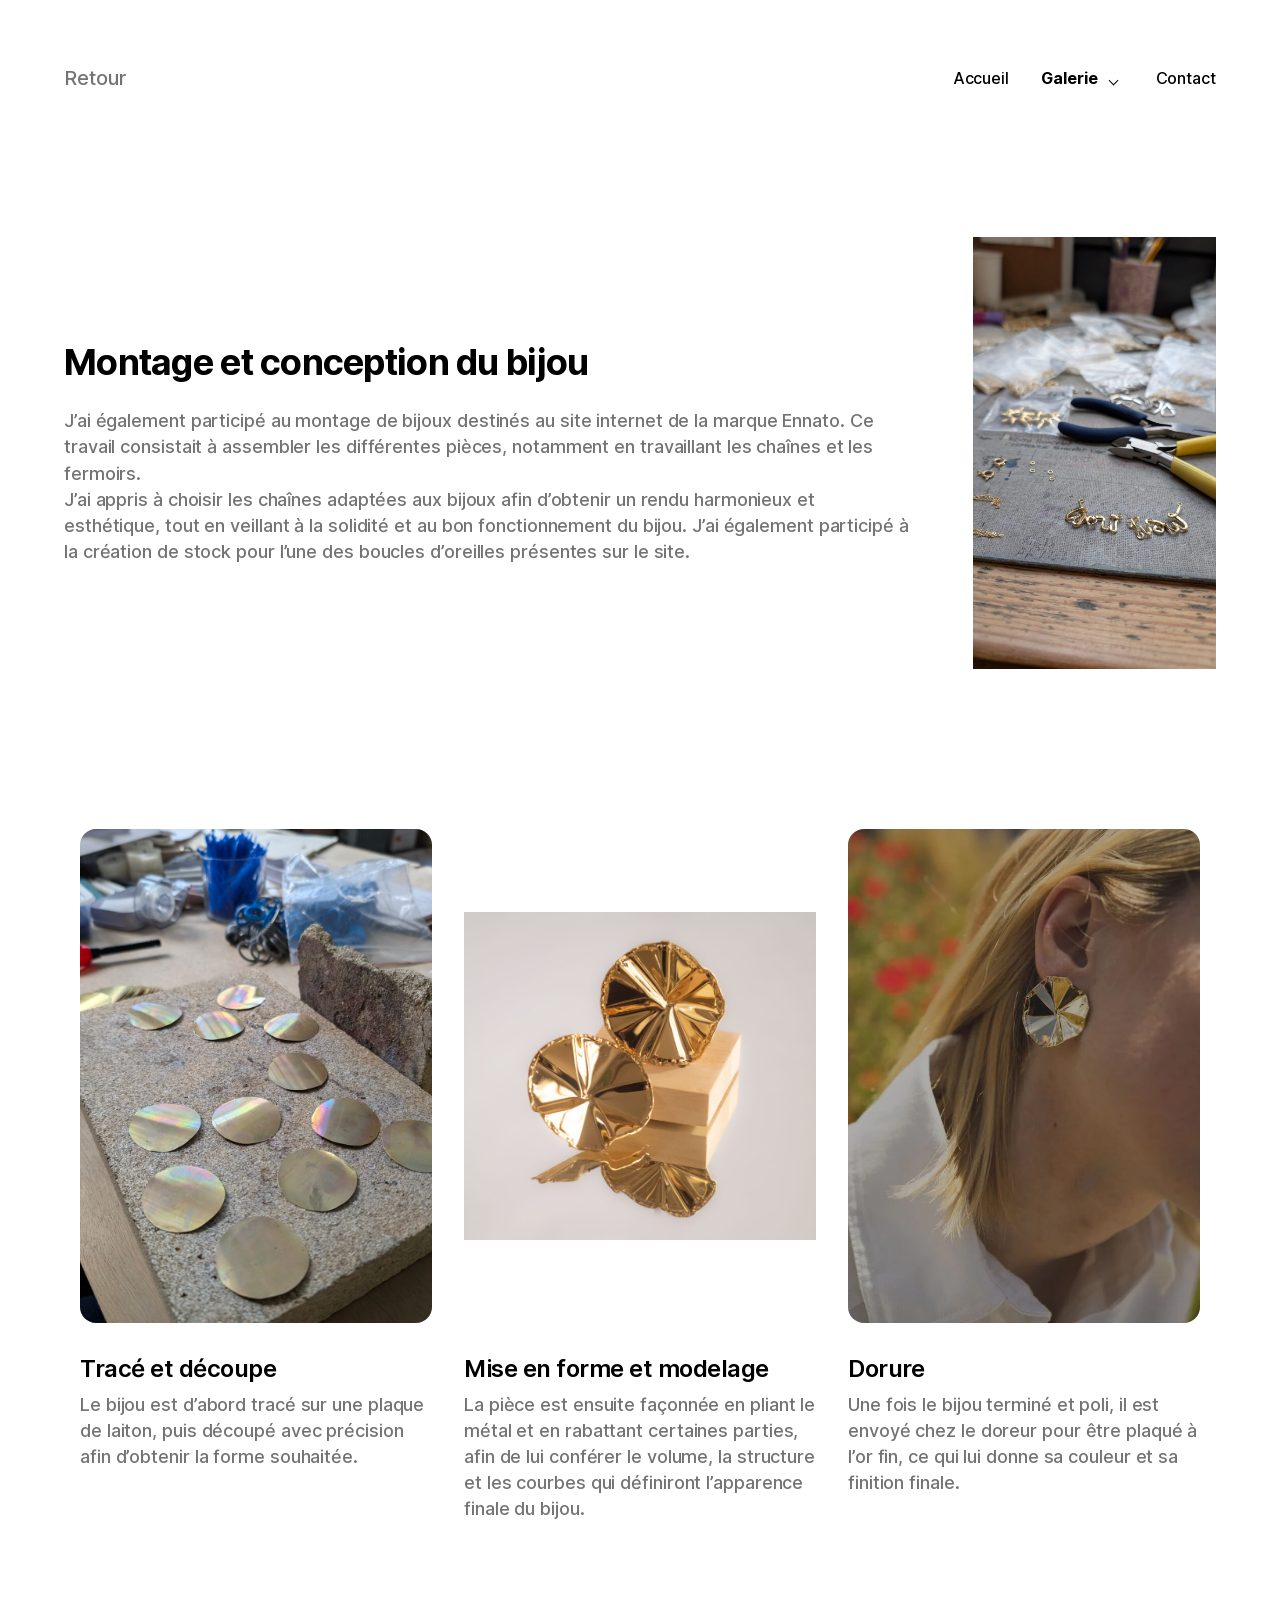
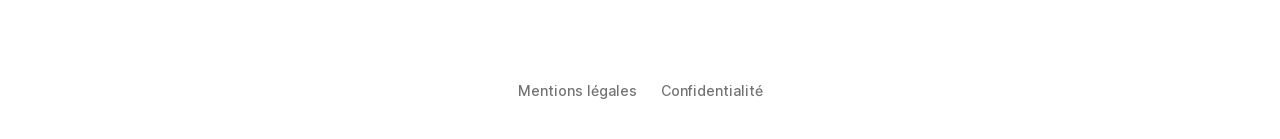
<file: montage-et-conception.html>
<!DOCTYPE html>
<html lang="fr">
<head>
  <meta charset="utf-8">
  <meta name="viewport" content="width=device-width, initial-scale=1">
  <title>Montage et conception · Portfolio.Vautravers-Morgane</title>
  <meta name="robots" content="noindex">
  <link rel="preload" href="assets/fonts/inter-latin-basic.woff2" as="font" type="font/woff2" crossorigin>
  <link rel="stylesheet" href="css/style.css">
  <script>document.documentElement.classList.add('js')</script>
  <script src="js/main.js" defer></script>
</head>
<body>

  <header class="page-header">
    <a href="stage.html" class="back-link">Retour</a>
    <nav class="site-nav" aria-label="Menu principal">
      <button class="site-nav__toggle" type="button" aria-expanded="false" aria-controls="menu">Menu</button>
      <ul class="site-nav__menu" id="menu">
        <li><a href="index.html">Accueil</a></li>
        <li class="has-submenu">
          <a href="index.html#galerie" class="is-active">Galerie</a>
          <button class="submenu-toggle" type="button" aria-expanded="false" aria-controls="menu-galerie" aria-label="Afficher les pages de la galerie"></button>
          <ul class="submenu" id="menu-galerie">
            <li>
              <a href="stage.html" class="is-active">Stage</a>
              <ul>
                <li><a href="kit.html">Kits créatifs</a></li>
                <li><a href="collection.html">Création de collection</a></li>
                <li><a href="montage-et-conception.html" aria-current="page">Montage</a></li>
              </ul>
            </li>
            <li><a href="gouaches.html">Gouachés</a></li>
            <li><a href="photos.html">Galerie photos / dessins</a></li>
            <li><a href="bijoux-perso.html">Création bijou perso</a></li>
            <li><a href="design.html">Création et design digital</a></li>
          </ul>
        </li>
        <li><a href="contact.html">Contact</a></li>
      </ul>
    </nav>
  </header>

  <main class="container container--wide">

    <section class="section split" data-reveal>
      <div class="text-stack">
        <h1 class="title-lg">Montage et conception du bijou</h1>
        <div class="prose">
          <p>J’ai également participé au montage de bijoux destinés au site internet de la marque Ennato. Ce travail consistait à assembler les différentes pièces, notamment en travaillant les chaînes et les fermoirs.</p>
          <p>J’ai appris à choisir les chaînes adaptées aux bijoux afin d’obtenir un rendu harmonieux et esthétique, tout en veillant à la solidité et au bon fonctionnement du bijou. J’ai également participé à la création de stock pour l’une des boucles d’oreilles présentes sur le site.</p>
        </div>
      </div>
      <img class="media media--phone is-fixed" src="assets/images/interet-creation.jpg" alt="Atelier de montage de bijoux">
    </section>

    <ul class="project-grid project-grid--equal">
      <li class="project-card">
        <img class="media" src="assets/images/montage-trace-decoupe.jpg" alt="" loading="lazy">
        <div>
          <h2 class="project-card__title">Tracé et découpe</h2>
          <p class="project-card__text">Le bijou est d’abord tracé sur une plaque de laiton, puis découpé avec précision afin d’obtenir la forme souhaitée.</p>
        </div>
      </li>
      <li class="project-card">
        <img class="media media--contain" src="assets/images/montage-mise-en-forme.jpg" alt="" loading="lazy">
        <div>
          <h2 class="project-card__title">Mise en forme et modelage</h2>
          <p class="project-card__text">La pièce est ensuite façonnée en pliant le métal et en rabattant certaines parties, afin de lui conférer le volume, la structure et les courbes qui définiront l’apparence finale du bijou.</p>
        </div>
      </li>
      <li class="project-card">
        <img class="media" src="assets/images/montage-dorure.jpg" alt="" loading="lazy">
        <div>
          <h2 class="project-card__title">Dorure</h2>
          <p class="project-card__text">Une fois le bijou terminé et poli, il est envoyé chez le doreur pour être plaqué à l’or fin, ce qui lui donne sa couleur et sa finition finale.</p>
        </div>
      </li>
    </ul>

  </main>
  <footer class="site-footer">
    <a href="mentions-legales.html">Mentions légales</a>
    <a href="confidentialite.html">Confidentialité</a>
  </footer>
</body>
</html>
</file>
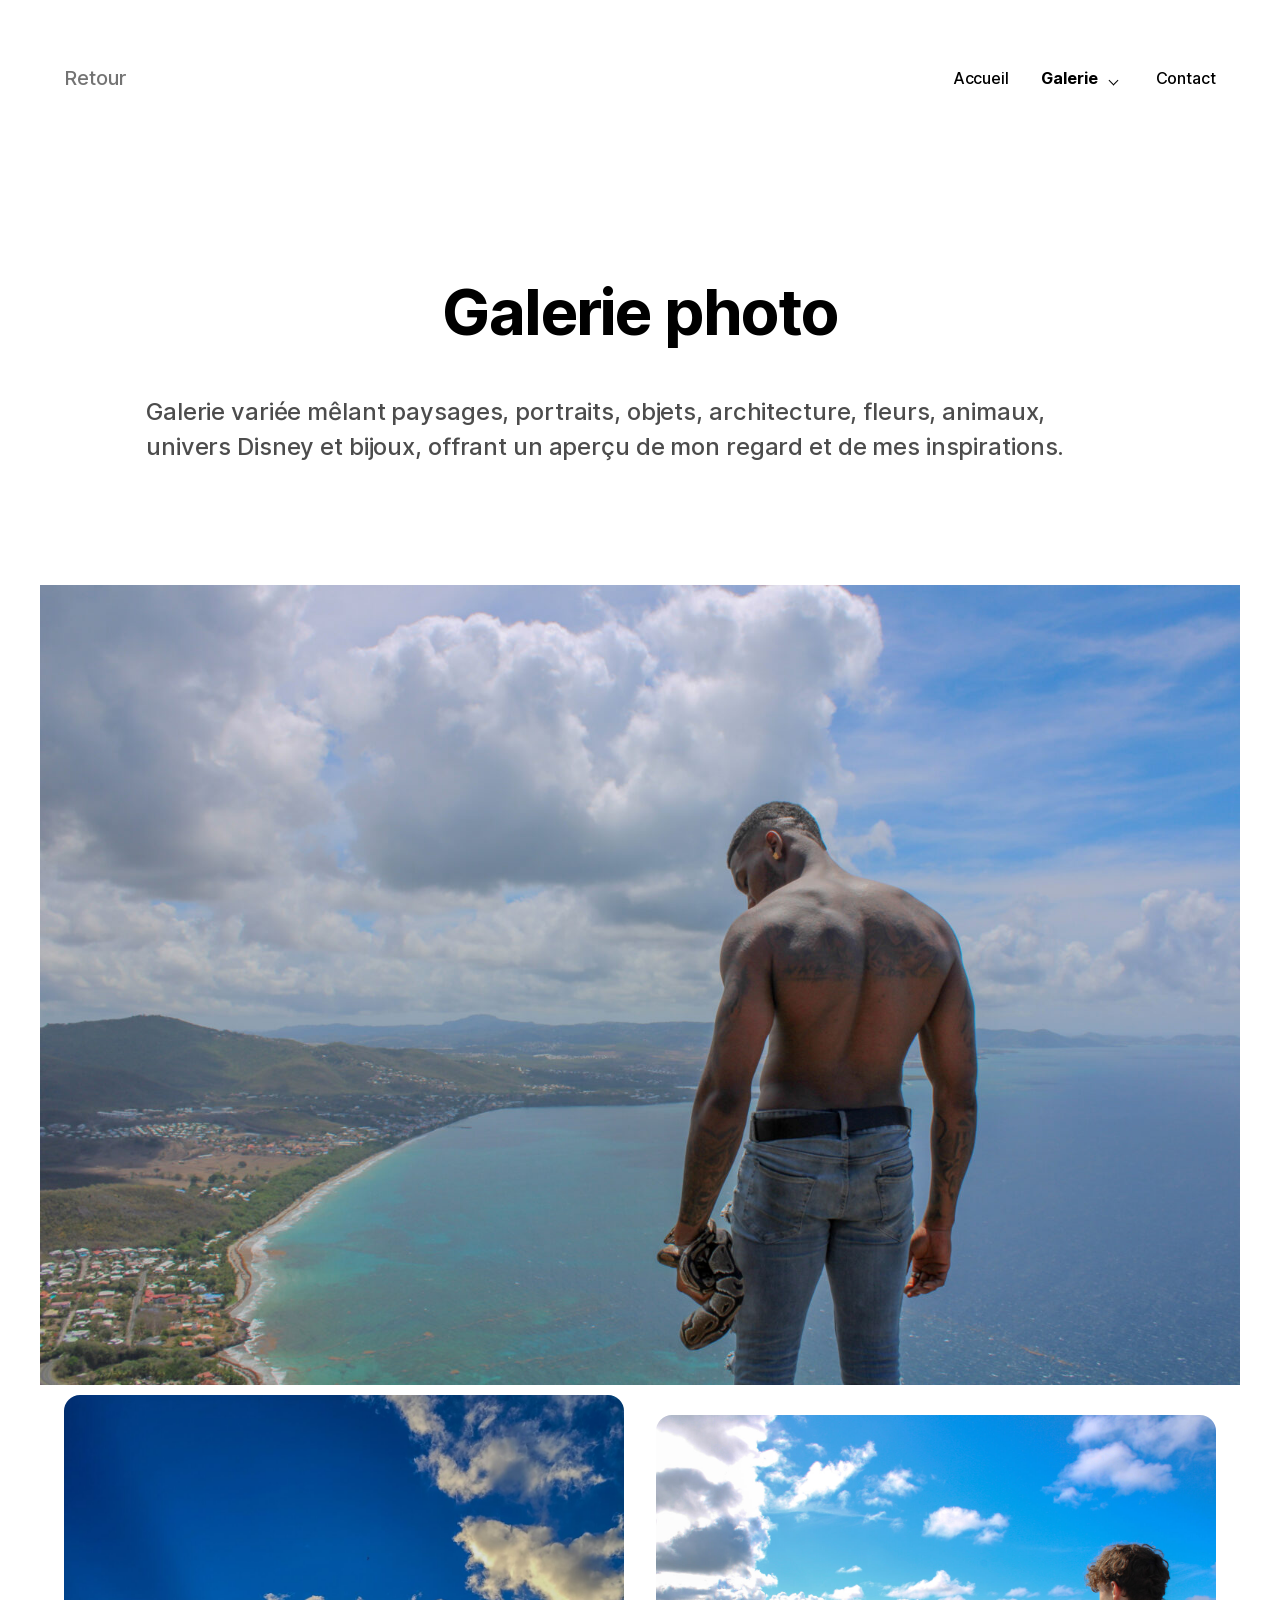
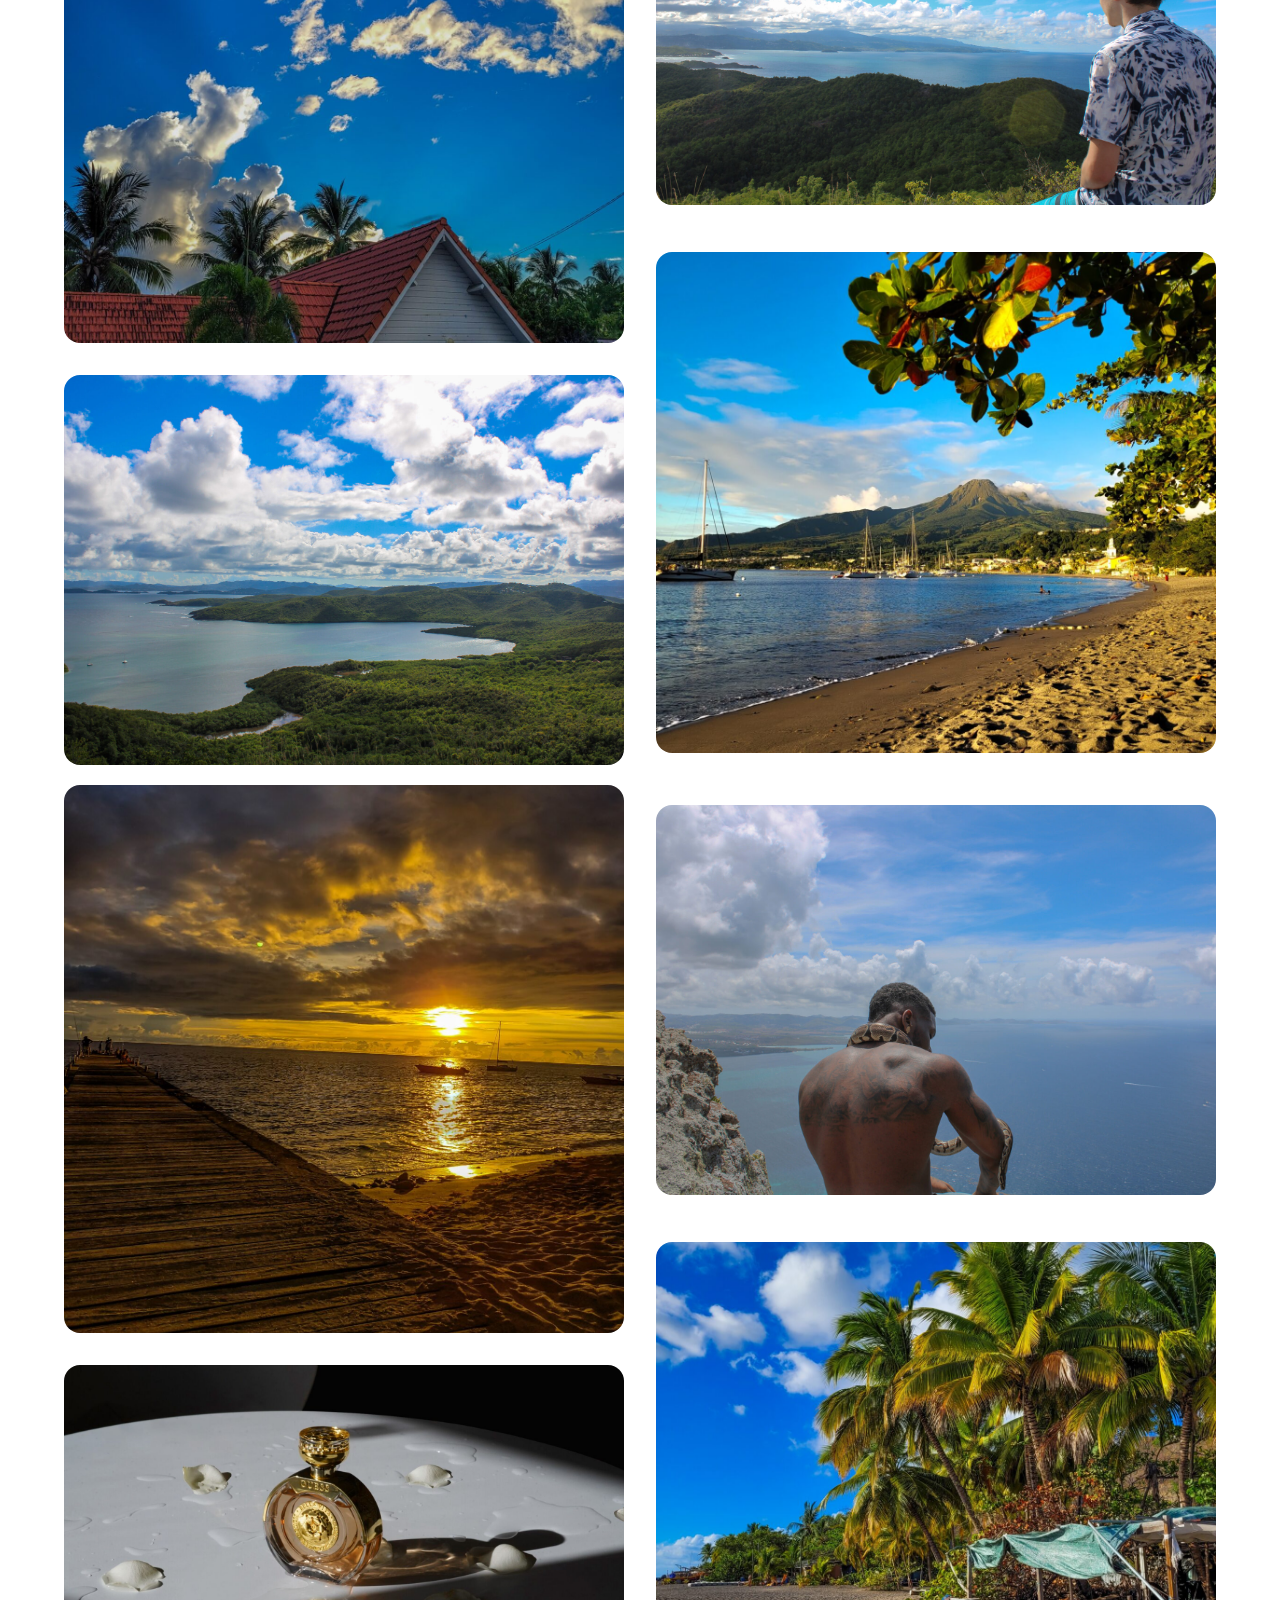
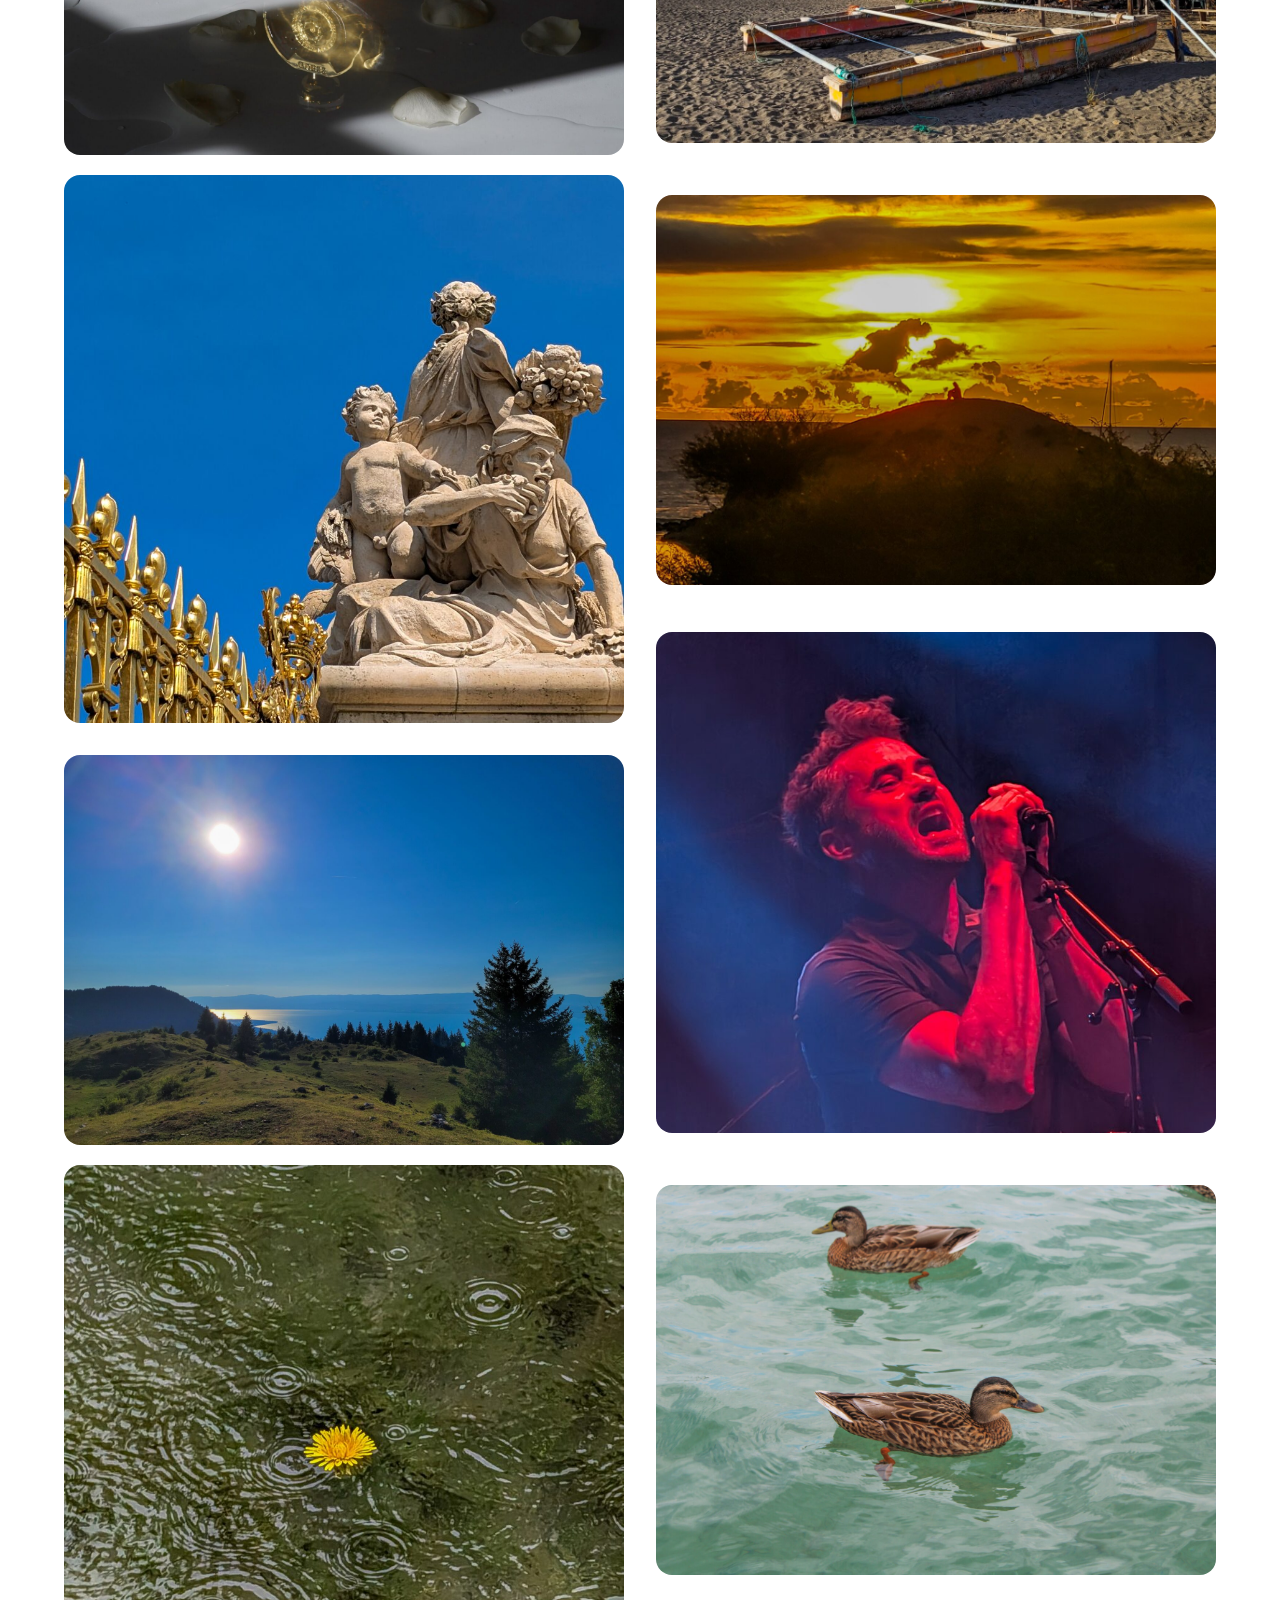
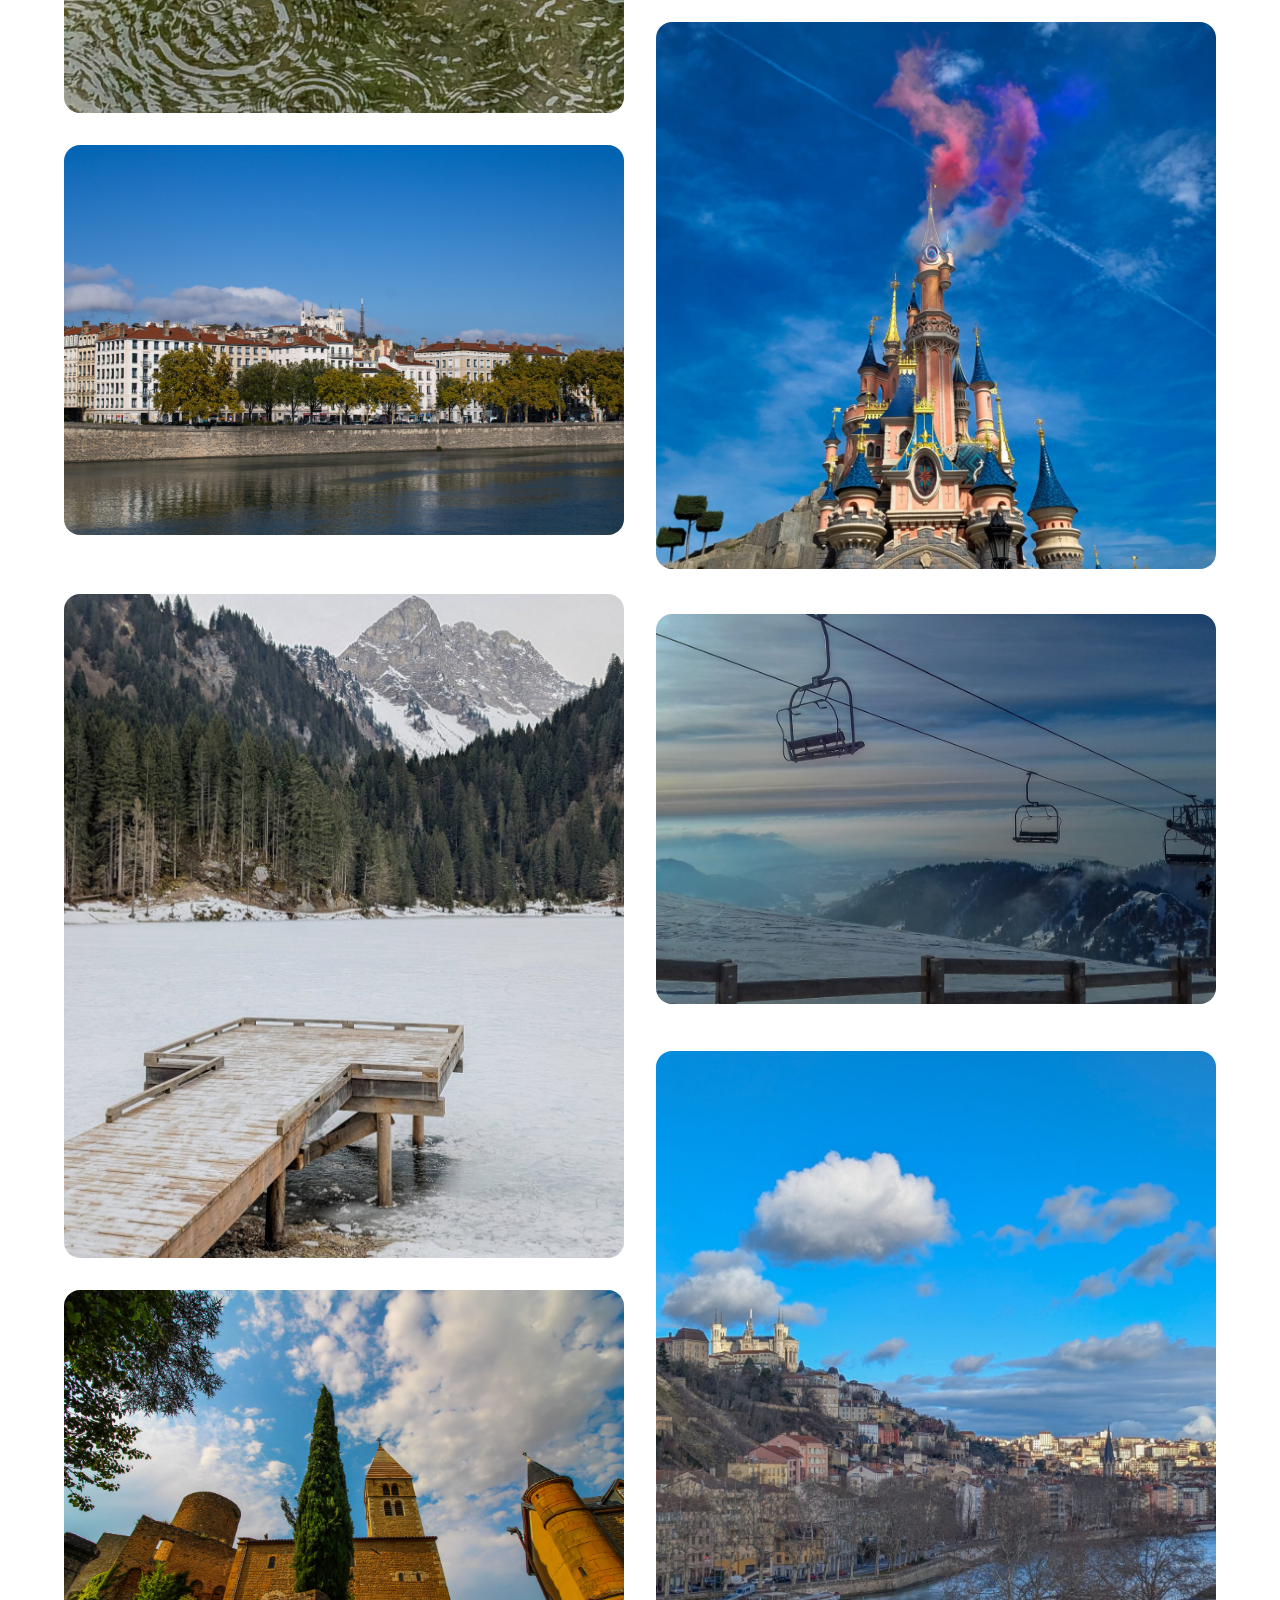
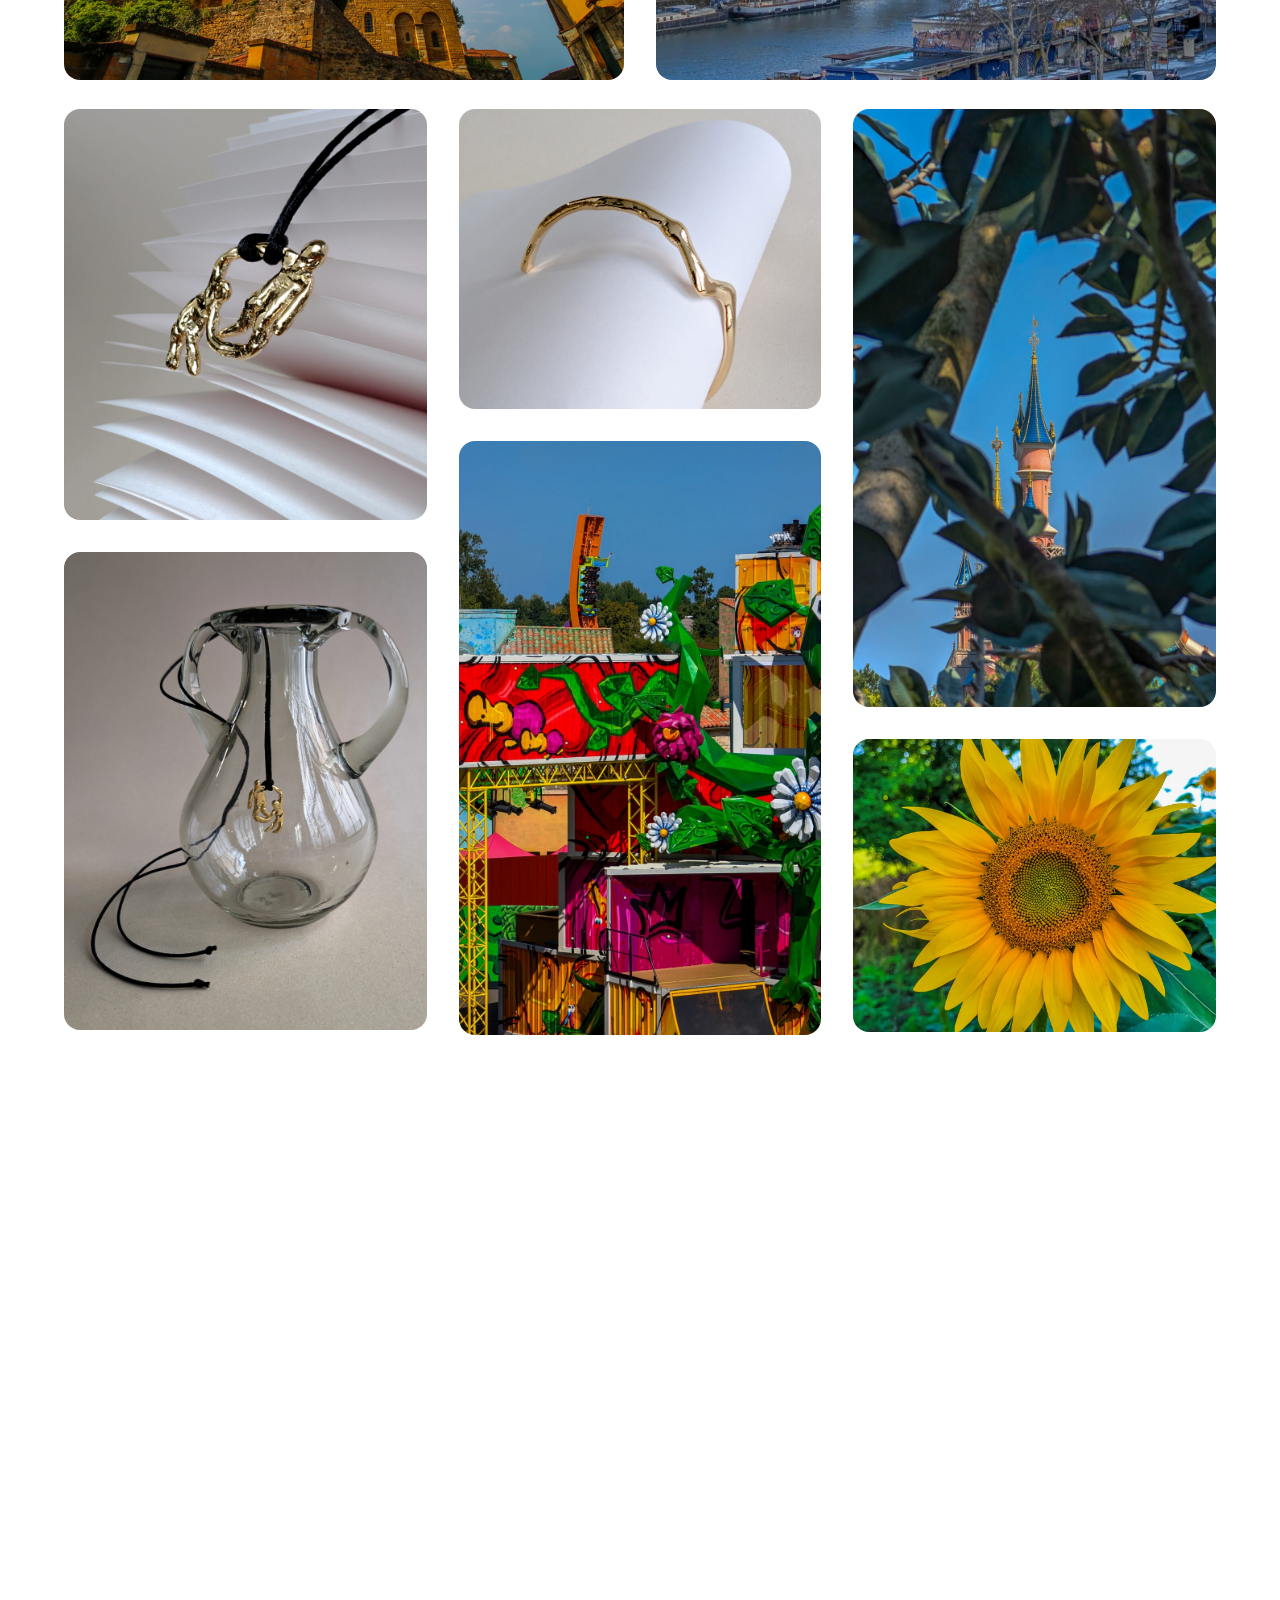
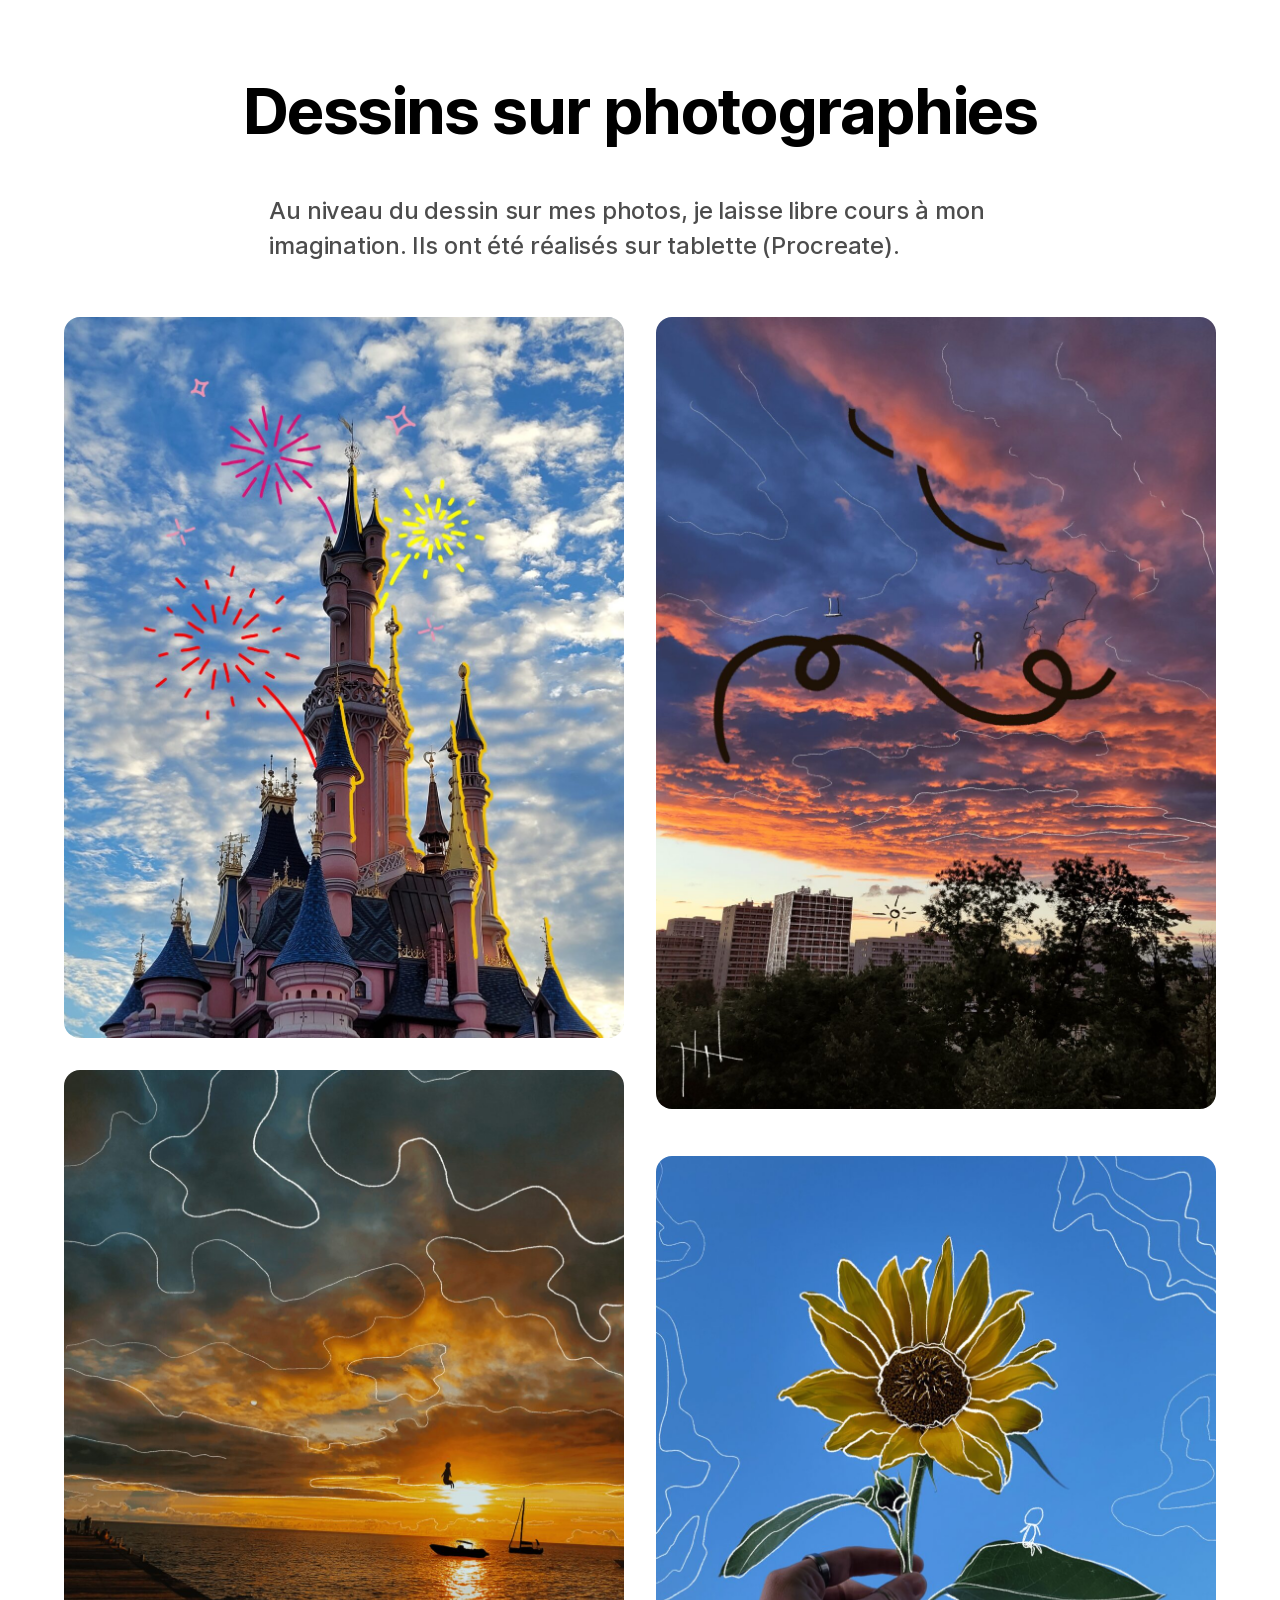
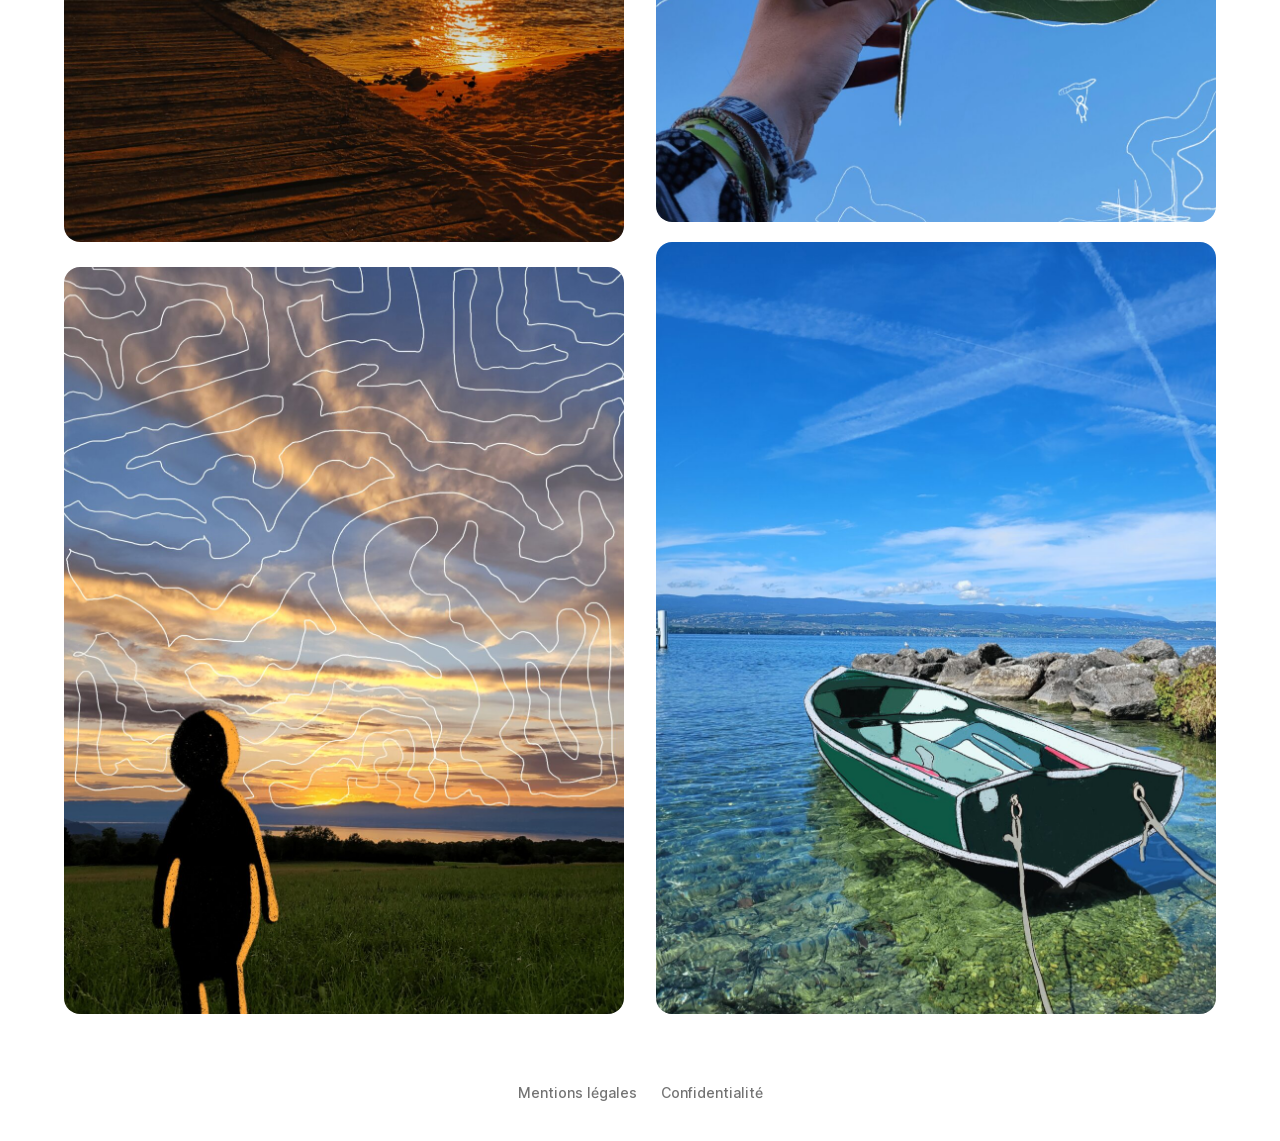
<file: photos.html>
<!DOCTYPE html>
<html lang="fr">
<head>
  <meta charset="utf-8">
  <meta name="viewport" content="width=device-width, initial-scale=1">
  <title>Galerie photo · Portfolio.Vautravers-Morgane</title>
  <meta name="robots" content="noindex">
  <link rel="preload" href="assets/fonts/inter-latin-basic.woff2" as="font" type="font/woff2" crossorigin>
  <link rel="stylesheet" href="css/style.css">
  <script>document.documentElement.classList.add('js')</script>
  <script src="js/main.js" defer></script>
</head>
<body>

  <header class="page-header">
    <a href="index.html#galerie" class="back-link">Retour</a>
    <nav class="site-nav" aria-label="Menu principal">
      <button class="site-nav__toggle" type="button" aria-expanded="false" aria-controls="menu">Menu</button>
      <ul class="site-nav__menu" id="menu">
        <li><a href="index.html">Accueil</a></li>
        <li class="has-submenu">
          <a href="index.html#galerie" class="is-active">Galerie</a>
          <button class="submenu-toggle" type="button" aria-expanded="false" aria-controls="menu-galerie" aria-label="Afficher les pages de la galerie"></button>
          <ul class="submenu" id="menu-galerie">
            <li>
              <a href="stage.html">Stage</a>
              <ul>
                <li><a href="kit.html">Kits créatifs</a></li>
                <li><a href="collection.html">Création de collection</a></li>
                <li><a href="montage-et-conception.html">Montage</a></li>
              </ul>
            </li>
            <li><a href="gouaches.html">Gouachés</a></li>
            <li><a href="photos.html" aria-current="page">Galerie photos / dessins</a></li>
            <li><a href="bijoux-perso.html">Création bijou perso</a></li>
            <li><a href="design.html">Création et design digital</a></li>
          </ul>
        </li>
        <li><a href="contact.html">Contact</a></li>
      </ul>
    </nav>
  </header>

  <main>

    <section class="page-intro container container--wide">
      <h1 class="title-xl">Galerie photo</h1>
      <p class="lead lead--photo" style="--w: 988px; --fs: 24px">Galerie variée mêlant paysages, portraits, objets, architecture, fleurs, animaux, univers Disney et bijoux, offrant un aperçu de mon regard et de mes inspirations.</p>
    </section>

    <img class="media media--contain" src="assets/images/photos-couverture.jpg" alt="Homme face à la mer depuis une falaise" style="--ratio: 1404 / 878">

    <!-- Galerie : chaque rangée contient deux colonnes de deux photos.
         La colonne de droite (photo-col--offset) est décalée de 20 px vers le bas.
         --ratio donne les proportions de chaque photo, --pos son cadrage. -->
    <div class="container container--wide">

      <div class="photo-row">
        <div class="photo-col">
          <img class="media" src="assets/images/photo-01.jpg" alt="" loading="lazy" style="--ratio: 560 / 548; --pos: 50% 90%">
          <img class="media" src="assets/images/photo-02.jpg" alt="" loading="lazy" style="--ratio: 560 / 390">
        </div>
        <div class="photo-col photo-col--offset">
          <img class="media" src="assets/images/photo-03.jpg" alt="" loading="lazy" style="--ratio: 560 / 390">
          <img class="media" src="assets/images/photo-04.jpg" alt="" loading="lazy" style="--ratio: 560 / 501">
        </div>
      </div>

      <div class="photo-row">
        <div class="photo-col">
          <img class="media" src="assets/images/photo-05.jpg" alt="" loading="lazy" style="--ratio: 560 / 548; --pos: 50% 90%">
          <img class="media" src="assets/images/photo-06.jpg" alt="" loading="lazy" style="--ratio: 560 / 390">
        </div>
        <div class="photo-col photo-col--offset">
          <img class="media" src="assets/images/photo-07.jpg" alt="" loading="lazy" style="--ratio: 560 / 390">
          <img class="media" src="assets/images/photo-08.jpg" alt="" loading="lazy" style="--ratio: 560 / 501">
        </div>
      </div>

      <div class="photo-row">
        <div class="photo-col">
          <img class="media" src="assets/images/photo-09.jpg" alt="" loading="lazy" style="--ratio: 560 / 548">
          <img class="media" src="assets/images/photo-10.jpg" alt="" loading="lazy" style="--ratio: 560 / 390">
        </div>
        <div class="photo-col photo-col--offset">
          <img class="media" src="assets/images/photo-11.jpg" alt="" loading="lazy" style="--ratio: 560 / 390; --pos: 50% 83%">
          <img class="media" src="assets/images/photo-12.jpg" alt="" loading="lazy" style="--ratio: 560 / 501">
        </div>
      </div>

      <div class="photo-row">
        <div class="photo-col">
          <img class="media" src="assets/images/photo-13.jpg" alt="" loading="lazy" style="--ratio: 560 / 548">
          <img class="media" src="assets/images/photo-14.jpg" alt="" loading="lazy" style="--ratio: 560 / 390">
        </div>
        <div class="photo-col photo-col--offset">
          <img class="media" src="assets/images/photo-15.jpg" alt="" loading="lazy" style="--ratio: 560 / 390">
          <img class="media" src="assets/images/photo-16.jpg" alt="" loading="lazy" style="--ratio: 560 / 547; --pos: 50% 92%">
        </div>
      </div>

      <div class="photo-row" style="--pt: 15px; --pb: 29px">
        <div class="photo-col">
          <img class="media" src="assets/images/photo-17.jpg" alt="" loading="lazy" style="--ratio: 560 / 664; --pos: 50% 95%">
          <img class="media" src="assets/images/photo-18.jpg" alt="" loading="lazy" style="--ratio: 560 / 390">
        </div>
        <div class="photo-col photo-col--offset">
          <img class="media" src="assets/images/photo-19.jpg" alt="" loading="lazy" style="--ratio: 560 / 390">
          <img class="media" src="assets/images/photo-20.jpg" alt="" loading="lazy" style="--ratio: 560 / 629">
        </div>
      </div>

      <!-- Bloc de trois colonnes -->
      <div class="photo-row" style="--pt: 0px; --pb: 0px">
        <div class="photo-col">
          <img class="media" src="assets/images/photo-21.jpg" alt="" loading="lazy" style="--ratio: 358 / 405">
          <img class="media" src="assets/images/photo-22.jpg" alt="" loading="lazy" style="--ratio: 358 / 472; --pos: 50% 34%">
        </div>
        <div class="photo-col">
          <img class="media" src="assets/images/photo-23.jpg" alt="" loading="lazy" style="--ratio: 358 / 296; --pos: 50% 34%">
          <img class="media" src="assets/images/photo-24.jpg" alt="" loading="lazy" style="--ratio: 358 / 586">
        </div>
        <div class="photo-col">
          <img class="media" src="assets/images/photo-25.jpg" alt="" loading="lazy" style="--ratio: 358 / 590">
          <img class="media" src="assets/images/photo-26.jpg" alt="" loading="lazy" style="--ratio: 358 / 289; --pos: 50% 57%">
        </div>
      </div>

      <ul class="key-points key-points--semibold" data-reveal>
        <li>
          <h2>Mon style photographique</h2>
          <p>Mon travail photographique se caractérise par une grande diversité de sujets et d’univers.</p>
          <p>J’aime explorer différents cadrages, textures et ambiances, en jouant avec la lumière et les couleurs pour capturer l’essence de chaque sujet. Mon style est à la fois curieux, spontané et narratif, cherchant à raconter une histoire ou à transmettre une émotion à travers chaque image, tout en gardant une cohérence visuelle qui reflète mon regard et mon univers.</p>
        </li>
        <li>
          <h2>Pourquoi j’aime la photographie</h2>
          <p>La photographie me permet de regarder le monde avec attention et sensibilité, de m’arrêter sur des détails qui pourraient autrement passer inaperçus. C’est un moyen de créer, d’expérimenter et de partager mon regard avec les autres. Chaque photo est un exercice de composition, de lumière et de mise en scène, qui nourrit ma créativité et enrichit ma pratique artistique, que ce soit pour documenter mes créations ou pour développer mon univers visuel personnel. Cela m’apporte également une liberté d’expression, en me permettant de capturer des instants uniques et de les transformer en images chargées de sens et d’émotion.</p>
        </li>
      </ul>

      <!-- ============ Dessins sur photographies ============ -->
      <section class="page-intro" style="--pb: 53px">
        <h2 class="title-xl">Dessins sur photographies</h2>
        <p class="lead lead--photo" style="--w: 742px; --fs: 24px">Au niveau du dessin sur mes photos, je laisse libre cours à mon imagination. Ils ont été réalisés sur tablette (Procreate).</p>
      </section>

      <div class="photo-row" style="--pt: 0px; --pb: 0px">
        <div class="photo-col">
          <img class="media" src="assets/images/dessin-01.jpg" alt="" loading="lazy" style="--ratio: 560 / 721; --pos: 50% 20%">
          <img class="media" src="assets/images/dessin-02.jpg" alt="" loading="lazy" style="--ratio: 560 / 772">
        </div>
        <div class="photo-col photo-col--loose">
          <img class="media" src="assets/images/dessin-03.jpg" alt="" loading="lazy" style="--ratio: 560 / 792">
          <img class="media" src="assets/images/dessin-04.jpg" alt="" loading="lazy" style="--ratio: 560 / 666">
        </div>
      </div>

      <div class="photo-row" style="--pt: 0px; --pb: 30px; --align: flex-end">
        <div class="photo-col">
          <img class="media" src="assets/images/dessin-05.jpg" alt="" loading="lazy" style="--ratio: 553 / 738">
        </div>
        <div class="photo-col">
          <img class="media" src="assets/images/dessin-06.jpg" alt="" loading="lazy" style="--ratio: 560 / 772">
        </div>
      </div>

    </div>
  </main>
  <footer class="site-footer">
    <a href="mentions-legales.html">Mentions légales</a>
    <a href="confidentialite.html">Confidentialité</a>
  </footer>
</body>
</html>
</file>
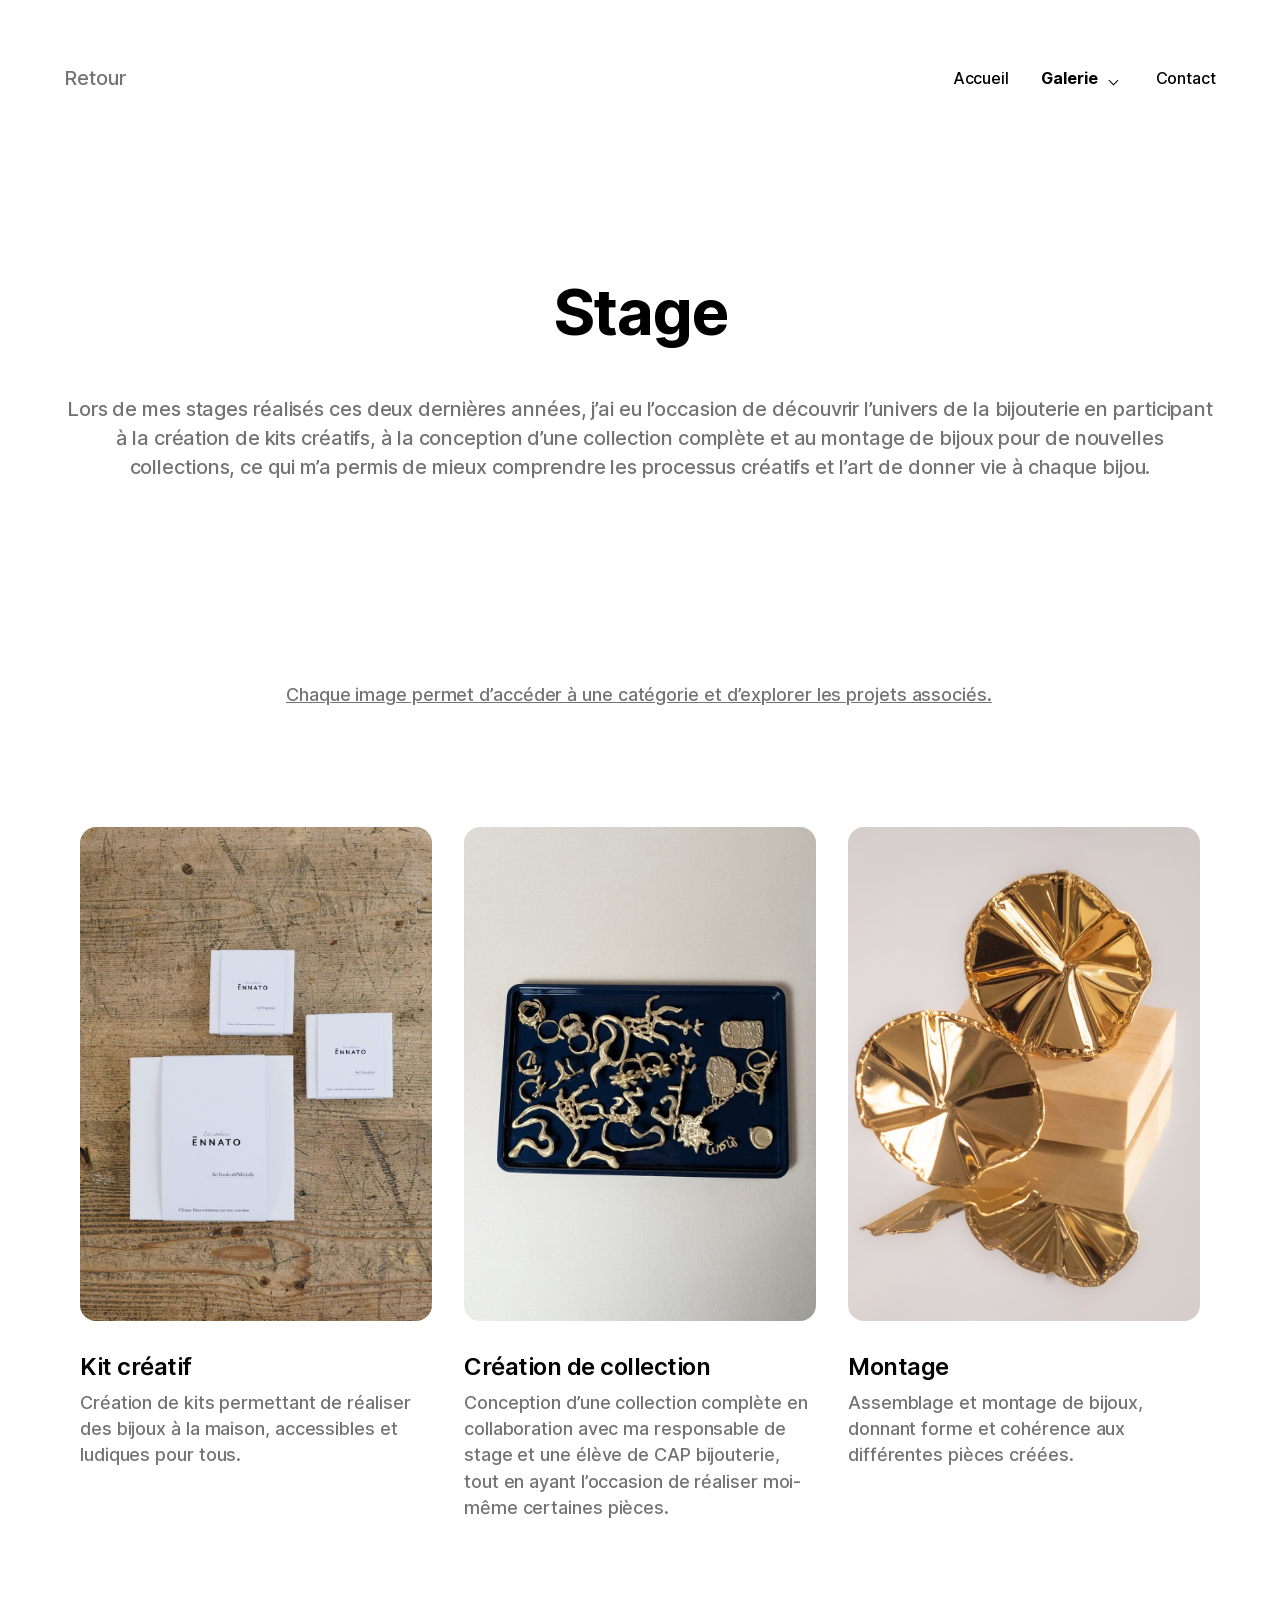
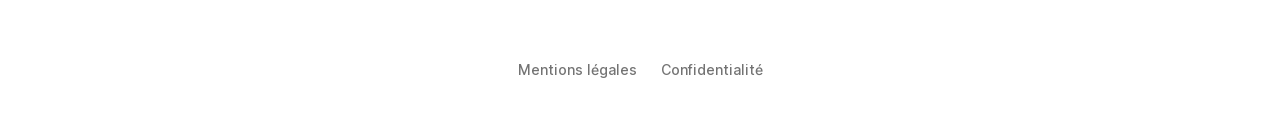
<file: stage.html>
<!DOCTYPE html>
<html lang="fr">
<head>
  <meta charset="utf-8">
  <meta name="viewport" content="width=device-width, initial-scale=1">
  <title>Stage · Portfolio.Vautravers-Morgane</title>
  <meta name="robots" content="noindex">
  <link rel="preload" href="assets/fonts/inter-latin-basic.woff2" as="font" type="font/woff2" crossorigin>
  <link rel="stylesheet" href="css/style.css">
  <script>document.documentElement.classList.add('js')</script>
  <script src="js/main.js" defer></script>
</head>
<body>

  <header class="page-header">
    <a href="index.html#galerie" class="back-link">Retour</a>
    <nav class="site-nav" aria-label="Menu principal">
      <button class="site-nav__toggle" type="button" aria-expanded="false" aria-controls="menu">Menu</button>
      <ul class="site-nav__menu" id="menu">
        <li><a href="index.html">Accueil</a></li>
        <li class="has-submenu">
          <a href="index.html#galerie" class="is-active">Galerie</a>
          <button class="submenu-toggle" type="button" aria-expanded="false" aria-controls="menu-galerie" aria-label="Afficher les pages de la galerie"></button>
          <ul class="submenu" id="menu-galerie">
            <li>
              <a href="stage.html" aria-current="page">Stage</a>
              <ul>
                <li><a href="kit.html">Kits créatifs</a></li>
                <li><a href="collection.html">Création de collection</a></li>
                <li><a href="montage-et-conception.html">Montage</a></li>
              </ul>
            </li>
            <li><a href="gouaches.html">Gouachés</a></li>
            <li><a href="photos.html">Galerie photos / dessins</a></li>
            <li><a href="bijoux-perso.html">Création bijou perso</a></li>
            <li><a href="design.html">Création et design digital</a></li>
          </ul>
        </li>
        <li><a href="contact.html">Contact</a></li>
      </ul>
    </nav>
  </header>

  <main class="container container--wide">

    <section class="page-intro">
      <h1 class="title-xl">Stage</h1>
      <p class="lead">Lors de mes stages réalisés ces deux dernières années, j’ai eu l’occasion de découvrir l’univers de la bijouterie en participant à la création de kits créatifs, à la conception d’une collection complète et au montage de bijoux pour de nouvelles collections, ce qui m’a permis de mieux comprendre les processus créatifs et l’art de donner vie à chaque bijou.</p>
    </section>

    <p class="hint" data-reveal>Chaque image permet d’accéder à une catégorie et d’explorer les projets associés.</p>

    <ul class="project-grid project-grid--equal" style="--pt: 79px; --pb: 100px">
      <li>
        <a href="kit.html" class="project-card">
          <img class="media" src="assets/images/kit-fourreaux.jpg" alt="" loading="lazy">
          <div>
            <h2 class="project-card__title">Kit créatif</h2>
            <p class="project-card__text">Création de kits permettant de réaliser des bijoux à la maison, accessibles et ludiques pour tous.</p>
          </div>
        </a>
      </li>
      <li>
        <a href="collection.html" class="project-card">
          <img class="media" src="assets/images/galerie-stage.jpg" alt="" loading="lazy">
          <div>
            <h2 class="project-card__title">Création de collection</h2>
            <p class="project-card__text">Conception d’une collection complète en collaboration avec ma responsable de stage et une élève de CAP bijouterie, tout en ayant l’occasion de réaliser moi-même certaines pièces.</p>
          </div>
        </a>
      </li>
      <li>
        <a href="montage-et-conception.html" class="project-card">
          <img class="media" src="assets/images/montage-mise-en-forme.jpg" alt="" loading="lazy">
          <div>
            <h2 class="project-card__title">Montage</h2>
            <p class="project-card__text">Assemblage et montage de bijoux, donnant forme et cohérence aux différentes pièces créées.</p>
          </div>
        </a>
      </li>
    </ul>

  </main>
  <footer class="site-footer">
    <a href="mentions-legales.html">Mentions légales</a>
    <a href="confidentialite.html">Confidentialité</a>
  </footer>
</body>
</html>
</file>
<file: css/style.css>
/* ==========================================================================
   Portfolio — Morgane Vautravers

   Commun          1. Polices   2. Variables   3. Base   4. Typographie
                   5. Mise en page   11. Animation d'apparition
   Accueil         6. En-tête   7. Présentation   8. Blocs de texte
                   9. Galerie   10. Centres d'intérêts   12. Mobile
   Autres pages    13. En-tête et introduction   14. Texte + média
                   15. Cartes projet   16. Rangées d'images
                   17. Bandeaux défilants   18. Encadrés et points clés
                   19. Kits   20. Galerie photo   21. Mobile
   Toutes les pages 22. Menu de navigation (déroulant, et « Menu » sur mobile)
   ========================================================================== */


/* 1. Polices — Inter (police variable : toutes les graisses dans un fichier)
   ========================================================================== */

@font-face {
  font-family: "Inter";
  src: url("../assets/fonts/inter-latin-basic.woff2") format("woff2");
  font-weight: 100 900;
  font-display: swap;
  unicode-range: U+0000-00A0, U+00A2-00A9, U+00AC-00AE, U+00B0-00B7, U+00B9-00BA,
    U+00BC-00BE, U+00D7, U+00F7, U+2000-206F, U+2074, U+20AC, U+2122, U+2190-21BB,
    U+2212, U+2215, U+F8FF, U+FEFF, U+FFFD;
}

@font-face {
  font-family: "Inter";
  src: url("../assets/fonts/inter-latin-ext.woff2") format("woff2");
  font-weight: 100 900;
  font-display: swap;
  unicode-range: U+00A1, U+00AA-00AB, U+00AF, U+00B8, U+00BB, U+00BF-00D6,
    U+00D8-00F6, U+00F8-00FF, U+0131, U+0152-0153, U+02B0-02FF;
}


/* 2. Variables — modifier ici couleurs, espacements et largeurs
   ========================================================================== */

:root {
  --color-bg: #fff;
  --color-text: #000;
  --color-text-muted: rgba(0, 0, 0, 0.55);
  --color-divider: rgba(0, 0, 0, 0.5);

  --font: "Inter", system-ui, sans-serif;

  --page-width: 100%;   /* largeur maximale du contenu */
  --gutter: 120px;        /* marge gauche/droite des sections (accueil) */
  --gutter-wide: 64px;    /* marge gauche/droite des autres pages */

  --radius-image: 16px;
  --radius-portrait: 30px;
}


/* 3. Base
   ========================================================================== */

*,
*::before,
*::after {
  box-sizing: border-box;
}

html {
  scroll-behavior: smooth;
  -webkit-font-smoothing: antialiased;
}

body {
  margin: 0;
  background: var(--color-bg);
  color: var(--color-text);
  font-family: var(--font);
  font-weight: 500;
  overflow-x: hidden;
}

h1, h2, h3, p, ul {
  margin: 0;
}

/* Les listes servent surtout à la mise en page : pas de puces par défaut */
ul {
  padding: 0;
  list-style: none;
}

img {
  display: block;
  max-width: 100%;
}

a {
  color: inherit;
  text-decoration: none;
}


/* 4. Typographie
   ========================================================================== */

.title-xl {
  font-size: 64px;
  font-weight: 700;
  letter-spacing: -1.6px;
  line-height: 1.1;
}

.title-lg {
  font-size: 36px;
  font-weight: 700;
  letter-spacing: -0.72px;
  line-height: 1.2;
}

.title-sm {
  font-size: 24px;
  font-weight: 600;
  letter-spacing: -0.48px;
  line-height: 1.2;
}

/* Paragraphes de texte courant (gris) */
.prose {
  color: var(--color-text-muted);
  font-size: 18px;
  letter-spacing: -0.09px;
  line-height: 1.45;
}

.prose--lg {
  font-size: 24px;
  letter-spacing: -0.12px;
}

.prose strong {
  font-weight: 700;
}

/* Ajoute une ligne vide au-dessus d'un paragraphe */
.prose .spaced {
  margin-top: 1.45em;
}


/* 5. Mise en page
   ========================================================================== */

.container {
  width: 100%;
  max-width: var(--page-width);
  margin-inline: auto;
  padding-inline: var(--gutter);
}

/* Variante aux marges réduites, utilisée par les pages autres que l'accueil */
.container--wide {
  padding-inline: var(--gutter-wide);
}

/* Ligne de séparation de 1040 px, centrée */
.divider {
  width: 1040px;
  max-width: calc(100% - 2 * var(--gutter-wide));
  height: 1px;
  margin: 0 auto;
  border: 0;
  background: var(--color-divider);
}


/* 6. En-tête
   ========================================================================== */

.site-header {
  display: flex;
  justify-content: space-between;
  align-items: center;
  padding: 24px 64px;
}

.site-header__logo img {
  width: 96px;
  height: 100px;
  object-fit: cover;
}

/* Le menu lui-même est décrit en section 22 */


/* 7. Présentation (photo + texte d'accroche)
   ========================================================================== */

.hero {
  display: flex;
  align-items: center;
  gap: 64px;
  padding-block: 120px;
}

.hero__photo,
.hero__text {
  flex: 1 1 0;
  min-width: 0;
}

.hero__photo {
  aspect-ratio: 576 / 388;
  border-radius: var(--radius-portrait);
  overflow: hidden;
}

.hero__photo img {
  width: 100%;
  height: 100%;
  object-fit: contain;
}

.hero__text {
  display: flex;
  flex-direction: column;
  gap: 24px;
}


/* 8. Blocs de texte (formation, parcours)
   ========================================================================== */

.text-block {
  padding-top: 80px;
  padding-bottom: 55px;
}

.text-block--parcours {
  display: flex;
  flex-direction: column;
  gap: 24px;
  padding-bottom: 41px;
}


/* 9. Galerie
   ========================================================================== */

/* Comme dans la maquette, cet en-tête occupe 1280 px (marges de 120 px
   comprises) et déborde donc légèrement de la zone de contenu */
.gallery__header {
  display: flex;
  align-items: center;
  width: 1040px;
  margin-inline: calc((100% - 1040px) / 2);
  padding-top: 120px;
  padding-bottom: 37px;
}

.gallery__header .title-xl {
  flex: 1;
}

.gallery__intro {
  width: 746px;
  max-width: 100%;
  color: var(--color-text-muted);
  font-size: 18px;
  letter-spacing: -0.09px;
  line-height: 1.45;
}

.card-grid {
  display: grid;
  gap: 48px;
  align-items: center;
}

.card-grid--2 {
  grid-template-columns: repeat(2, 1fr);
  margin-bottom: 20px;
}

.card-grid--3 {
  grid-template-columns: repeat(3, 1fr);
}

.card {
  display: flex;
  flex-direction: column;
  align-items: center;
  gap: 5px;
}

.card img {
  width: 100%;
  aspect-ratio: var(--ratio, 315 / 328);
  object-fit: cover;
  object-position: var(--pos, center);
  border-radius: var(--radius-image);
}

.card-grid--2 .card img {
  aspect-ratio: 552 / 414;
}

.card__label {
  font-size: 24px;
  font-weight: 600;
  letter-spacing: -0.48px;
  line-height: 1.2;
}


/* 10. Centres d'intérêts
   ========================================================================== */

.interests {
  padding-top: 40px;
  padding-bottom: 50px;
}

/* La rangée d'images occupe toute la largeur de la page (sans marges) */
.interests__list {
  display: grid;
  grid-template-columns: repeat(4, 1fr);
  gap: 20px;
  max-width: var(--page-width);
  margin: 40px auto 0;
}

.interest {
  display: flex;
  flex-direction: column;
  align-items: center;
  gap: 10px;
  font-size: 24px;
  font-weight: 600;
  letter-spacing: -0.48px;
  line-height: 1.2;
  white-space: nowrap;
}

.interest img {
  width: 290px;
  max-width: 100%;
  aspect-ratio: 290 / 272;
  object-fit: cover;
  object-position: var(--pos, center);
  border-radius: var(--radius-image);
}


/* 11. Animation d'apparition au défilement (voir js/main.js)
   Les éléments [data-reveal] glissent vers le haut en apparaissant.
   La classe .js n'est ajoutée que si JavaScript fonctionne : sans JS,
   tout reste visible.
   ========================================================================== */

.js [data-reveal] {
  opacity: 0;
  transform: translateY(50px);
  transition:
    opacity 0.6s cubic-bezier(0.215, 0.61, 0.355, 1),
    transform 0.6s cubic-bezier(0.215, 0.61, 0.355, 1);
}

.js [data-reveal].is-visible {
  opacity: 1;
  transform: none;
}

@media (prefers-reduced-motion: reduce) {
  html {
    scroll-behavior: auto;
  }

  .js [data-reveal] {
    opacity: 1;
    transform: none;
    transition: none;
  }
}


/* 12. Tablette et mobile
   ========================================================================== */

@media (max-width: 1024px) {
  :root {
    --gutter: 48px;
    --gutter-wide: 48px;
  }

  .site-header {
    padding-inline: var(--gutter);
  }

  .hero {
    padding-block: 80px;
  }

  .gallery__header {
    flex-direction: column;
    align-items: flex-start;
    gap: 24px;
    width: auto;
    margin-inline: 0;
  }

  .card-grid {
    gap: 32px;
  }

  .interests__list {
    grid-template-columns: repeat(2, 1fr);
    row-gap: 40px;
    padding-inline: var(--gutter);
  }
}

@media (max-width: 700px) {
  :root {
    --gutter: 20px;
    --gutter-wide: 20px;
  }

  .site-header__logo img {
    width: 58px;
    height: 60px;
  }

  .hero {
    flex-direction: column;
    gap: 32px;
    padding-block: 48px;
  }

  .hero__photo,
  .hero__text {
    flex: none;
  }

  .hero__photo {
    width: 100%;
    max-width: 320px;
    aspect-ratio: 3 / 4;
    margin-inline: auto;
  }

  .title-xl { font-size: 44px; }
  .title-lg { font-size: 28px; }
  .prose--lg { font-size: 20px; }

  .text-block {
    padding-top: 48px;
    padding-bottom: 40px;
  }

  .gallery__header {
    padding-top: 72px;
  }

  .card-grid--2,
  .card-grid--3 {
    grid-template-columns: 1fr;
  }

  .interests__list {
    grid-template-columns: 1fr;
  }
}




/* ==========================================================================
   AUTRES PAGES (stage, kit, collection, gouachés, photos…)

   Les dimensions reprennent la maquette Figma (page de 1280 px de large).
   Espacements : la plupart des blocs acceptent deux réglages, écrits
   directement dans le HTML avec style="…" :
     --pt  espace au-dessus du bloc     --pb  espace en dessous
   Images : --ratio (proportions, ex. 352 / 494), --pos (point de cadrage)
   et --w (largeur fixe, ex. 243px).
   ========================================================================== */


/* 13. En-tête et introduction de page
   ========================================================================== */

.page-header {
  display: flex;
  justify-content: space-between;
  align-items: center;
  padding: 64px var(--gutter-wide);
}

.back-link {
  color: var(--color-text-muted);
  font-size: 20px;
  letter-spacing: -0.1px;
  line-height: 1.45;
}

.back-link:hover {
  color: var(--color-text);
  text-decoration: underline;
}

.page-intro {
  display: flex;
  flex-direction: column;
  align-items: center;
  gap: var(--gap, 48px);
  padding-top: var(--pt, 120px);
  padding-bottom: var(--pb, 120px);
  text-align: center;
}

/* Lien e-mail de la page Contact */
.mail-link {
  color: var(--color-text);
  text-decoration: underline;
}

.mail-link:hover {
  text-decoration: none;
}

.page-intro > .title-xl {
  width: 100%;
}

/* Texte d'introduction : --w règle sa largeur, --fs sa taille */
.lead {
  width: var(--w, 100%);
  max-width: 100%;
  color: var(--color-text-muted);
  font-size: var(--fs, 20px);
  letter-spacing: -0.1px;
  line-height: 1.45;
}

/* Variante de la page Photos : plus grande, plus foncée, alignée à gauche */
.lead--photo {
  color: rgba(0, 0, 0, 0.7);
  letter-spacing: -0.12px;
  text-align: left;
}

/* Petite phrase d'aide soulignée (page Stage) */
.hint {
  width: 708px;
  max-width: 100%;
  margin-inline: auto;
  padding-top: var(--pt, 80px);
  padding-bottom: var(--pb, 40px);
  color: var(--color-text-muted);
  font-size: 18px;
  letter-spacing: -0.09px;
  line-height: 1.45;
  text-decoration: underline;
}

/* Bloc générique */
.section {
  padding-top: var(--pt, 80px);
  padding-bottom: var(--pb, 40px);
}

/* Grand titre de partie (« Création digital », « Contenu vidéo ») */
.section-title {
  padding-top: var(--pt, 120px);
  padding-bottom: var(--pb, 80px);
}

.section-title--right {
  text-align: right;
}

/* Titre + texte (h2 36px + paragraphe gris) */
.text-stack {
  display: flex;
  flex-direction: column;
  gap: 24px;
}

/* Zone de texte de 1152 px, un peu plus large que les autres blocs */
.container--1152 {
  width: min(1152px, 100% - 40px);
  margin-inline: auto;
}


/* 14. Texte + média côte à côte
   L'ordre dans le HTML décide qui est à gauche.
   ========================================================================== */

.split {
  display: flex;
  align-items: center;
  gap: 64px;
}

.split > * {
  flex: 1 1 0;
  min-width: 0;
}

/* Colonne alignée en haut plutôt que centrée */
.split--top {
  align-items: flex-start;
}

/* Élément de largeur fixe (--w) dans une rangée */
.split > .is-fixed {
  flex: 0 0 var(--w);
  width: var(--w);
}

/* Image ou vidéo : coins arrondis, recadrage réglable avec
   --ratio (proportions) et --pos (point de cadrage, ex. 50% 20%) */
.media {
  display: block;
  width: 100%;
  height: auto;
  aspect-ratio: var(--ratio, auto);
  object-fit: cover;
  object-position: var(--pos, center);
  border-radius: var(--radius-image);
}

.media--contain {
  object-fit: contain;
}

/* Visuel qui dépasse de 154 px sous sa rangée (affiche de la page Design) */
.media--overhang {
  margin-bottom: -154px;
}

/* Format téléphone (243 × 432), sans arrondi */
.media--phone {
  --w: 243px;
  --ratio: 243 / 432;
  border-radius: 0;
}


/* 15. Cartes projet (image + titre + description)
   Colonnes de la maquette : 352 px, une colonne élastique, 352 px.
   ========================================================================== */

.project-grid {
  display: grid;
  grid-template-columns: 352px 1fr 352px;
  gap: 32px;
  align-items: start;
  padding-top: var(--pt, 120px);
  padding-bottom: var(--pb, 120px);
}

/* La colonne élastique est la première */
.project-grid--first-wide {
  grid-template-columns: 1fr 352px 352px;
}

/* Trois colonnes identiques de 352 px, groupées au centre de la page */
.project-grid--equal {
  grid-template-columns: repeat(3, 352px);
  justify-content: center;
}

.project-card {
  display: flex;
  flex-direction: column;
  gap: 32px;
}

.project-card .media {
  aspect-ratio: var(--ratio, 352 / 494);
}

.project-grid:not(.project-grid--first-wide, .project-grid--equal) > :nth-child(2) .media,
.project-grid--first-wide > :first-child .media {
  --ratio: 372 / 495;
}

.project-card__title {
  font-size: 24px;
  font-weight: 600;
  letter-spacing: -0.48px;
  line-height: 1.2;
}

.project-card__text {
  margin-top: 8px;
  color: var(--color-text-muted);
  font-size: 18px;
  letter-spacing: -0.09px;
  line-height: 1.45;
}

a.project-card:hover .project-card__title {
  text-decoration: underline;
}


/* 16. Rangées d'images centrées
   Chaque image précise sa largeur (--w) et ses proportions (--ratio).
   ========================================================================== */

.media-row {
  display: flex;
  justify-content: center;
  align-items: var(--align, center);
  gap: 32px;
  padding-top: var(--pt, 0px);
  padding-bottom: var(--pb, 0px);
}

.media-row .media {
  flex: 0 1 var(--w);
  width: var(--w);
  min-width: 0;
}


/* 17. Bandeaux défilants (voir js/main.js, qui duplique le contenu
   pour que le défilement boucle sans coupure)
   ========================================================================== */

.marquee {
  overflow: hidden;
  padding-block: 32px;
}

/* Espacement par marge (et non « gap ») pour que les deux moitiés
   de la bande soient strictement identiques et que la boucle ne saute pas */
.marquee__track {
  display: flex;
  width: max-content;
  animation: marquee-scroll var(--duration, 40s) linear infinite;
}

.marquee:hover .marquee__track {
  animation-play-state: paused;
}

.marquee__track > * {
  flex: none;
  margin-right: 16px;
  width: 305px;
  height: 410px;
  object-fit: cover;
  object-position: var(--pos, center);
  border-radius: var(--radius-image);
}

/* Variante : logos des logiciels (bande de 84 px de haut) */
.marquee--logos {
  padding-block: 6px;
}

.marquee--logos .marquee__track {
  align-items: center;
}

.marquee--logos .marquee__track > * {
  margin-right: 64px;
  width: 72px;
  height: 72px;
  border-radius: 0;
  object-fit: contain;
}

@keyframes marquee-scroll {
  to { transform: translateX(-50%); }
}

@media (prefers-reduced-motion: reduce) {
  .marquee {
    overflow-x: auto;
  }

  .marquee__track {
    animation: none;
  }
}


/* 18. Encadrés et points clés
   ========================================================================== */

/* Encadré coloré de 1152 px (page Kit) */
.callout {
  width: min(1152px, 100% - 40px);
  margin-inline: auto;
  padding: 31px 52px 47px;
  border-radius: var(--radius-image);
  background: rgba(78, 69, 240, 0.17);
  font-size: 20px;
  letter-spacing: -0.1px;
  line-height: 1.45;
}

.callout .spaced {
  margin-top: 1.45em;
}

.callout li::before {
  content: "-  ";
  white-space: pre;
}

/* Colonnes de points clés avec un filet au-dessus */
.key-points {
  display: grid;
  grid-template-columns: repeat(auto-fit, minmax(240px, 1fr));
  gap: 48px;
  padding-top: var(--pt, 120px);
  padding-bottom: var(--pb, 120px);
}

.key-points li {
  padding-top: 24px;
  border-top: 1px solid rgba(0, 0, 0, 0.15);
}

.key-points h2 {
  margin-bottom: 16px;
  font-size: 24px;
  font-weight: 700;
  letter-spacing: -0.48px;
  line-height: 1;
  white-space: nowrap;
}

/* Variante de la page Photos : titres moins gras, interligne plus aéré */
.key-points--semibold h2 {
  font-weight: 600;
}

.key-points.key-points--semibold p {
  line-height: 1.5;
}

.key-points p {
  color: var(--color-text-muted);
  font-size: 16px;
  letter-spacing: -0.08px;
  line-height: 1.45;
}

.tinted {
  background: rgba(0, 0, 0, 0.02);
}

.label {
  color: var(--color-text-muted);
  font-size: 20px;
  letter-spacing: -0.1px;
  line-height: 1.45;
  text-align: center;
}


/* 19. Cartes « produit » de la page Kit (fond gris, vignette encadrée)
   ========================================================================== */

.product-grid {
  display: grid;
  grid-template-columns: repeat(3, 1fr);
  gap: 32px;
  padding-top: var(--pt, 0px);
  padding-bottom: var(--pb, 120px);
}

/* Le texte et la vignette sont calés en bas de la carte */
.product-card {
  display: flex;
  flex-direction: column;
  align-items: center;
  justify-content: flex-end;
  padding-block: 20px;
  border-radius: var(--radius-image);
  background: rgba(0, 0, 0, 0.05);
}

.product-card > div {
  align-self: stretch;
  padding: 32px;
}

/* Variante : zone de texte de hauteur fixe, texte centré verticalement */
.product-grid--fixed-text .product-card > div {
  display: flex;
  flex-direction: column;
  justify-content: center;
  height: 165px;
  padding-block: 0;
}

.product-card img {
  width: 240px;
  max-width: 100%;
  aspect-ratio: 240 / 234;
  object-fit: cover;
  object-position: var(--pos, center);
  border: 8px solid #fff;
  border-radius: 32px;
  box-shadow: 0 0 4.4px rgba(0, 0, 0, 0.06), 0 5px 19px rgba(0, 0, 0, 0.08);
}


/* 20. Galerie photo : rangées de colonnes (page Photos)
   Chaque image précise ses proportions avec --ratio.
   ========================================================================== */

.photo-row {
  display: flex;
  align-items: var(--align, flex-start);
  gap: 32px;
  padding-top: var(--pt, 10px);
  padding-bottom: var(--pb, 10px);
}

.photo-col {
  display: flex;
  flex: 1 1 0;
  flex-direction: column;
  gap: 32px;
  min-width: 0;
}

/* Colonne décalée de 20 px vers le bas, images plus espacées */
.photo-col--offset {
  padding-top: 20px;
  gap: 47px;
}

.photo-col--loose {
  gap: 47px;
}


/* 21. Autres pages — tablette et mobile
   ========================================================================== */

@media (max-width: 1024px) {
  .split {
    gap: 40px;
  }

  .project-grid,
  .project-grid--first-wide,
  .project-grid--equal {
    grid-template-columns: repeat(2, 1fr);
  }

  .project-grid .media {
    --ratio: 352 / 494;
  }

  .product-grid {
    grid-template-columns: repeat(2, 1fr);
  }

  .media-row {
    flex-wrap: wrap;
  }
}

@media (max-width: 700px) {
  .page-header {
    padding-block: 32px;
  }

  .back-link {
    font-size: 16px;
  }

  .page-intro {
    padding-block: 32px 48px;
    gap: 24px;
  }

  .lead {
    font-size: 18px;
  }

  .hint {
    padding-block: 24px;
  }

  .section,
  .section-title {
    padding-block: 48px 24px;
  }

  .split {
    flex-direction: column;
    align-items: stretch;
    gap: 32px;
  }

  .split > .is-fixed {
    flex: none;
    width: min(100%, 320px);
    margin-inline: auto;
  }

  .media--overhang {
    margin-bottom: 0;
  }

  .project-grid,
  .project-grid--first-wide,
  .project-grid--equal,
  .product-grid {
    grid-template-columns: 1fr;
    padding-block: 32px 64px;
  }

  .media-row {
    flex-direction: column;
    align-items: stretch;
    padding-block: 16px;
  }

  .media-row .media {
    flex: none;
    width: 100%;
  }

  .marquee__track > * {
    width: 220px;
    height: 296px;
  }

  .marquee--logos .marquee__track > * {
    width: 48px;
    height: 48px;
  }

  .callout {
    padding: 24px;
    font-size: 18px;
  }

  .key-points {
    padding-block: 48px;
  }

  .key-points h2 {
    white-space: normal;
  }

  .photo-row {
    flex-direction: column;
    gap: 16px;
    padding-block: 8px;
  }

  .photo-col,
  .photo-col--offset {
    padding-top: 0;
    gap: 16px;
  }
}


/* 22. Menu de navigation — toutes les pages
   La hiérarchie du site se lit dans le HTML : Galerie → catégories →
   sous-pages de Stage. Sur ordinateur, les pages de la galerie s'affichent
   au survol de « Galerie » (ou au clic sur la flèche). Sur mobile, tout le
   menu est replié derrière le bouton « Menu ». Voir aussi js/main.js.
   ========================================================================== */

.site-header,
.page-header {
  position: relative;
  z-index: 10;
}

.site-nav {
  font-size: 16px;
  letter-spacing: -0.08px;
  line-height: 1.45;
}

.site-nav__menu {
  display: flex;
  align-items: center;
  gap: 32px;
  white-space: nowrap;
}

.site-nav a:hover,
.site-nav a[aria-current="page"] {
  text-decoration: underline;
  text-underline-offset: 3px;
}

/* Page en cours et ses rubriques parentes */
.site-nav a[aria-current="page"],
.site-nav a.is-active {
  font-weight: 700;
}

/* Bouton « Menu » : visible seulement sur mobile */
.site-nav__toggle {
  display: none;
}

.site-nav button {
  padding: 0;
  border: 0;
  background: none;
  color: inherit;
  font: inherit;
  letter-spacing: inherit;
  cursor: pointer;
}

/* « Galerie » et sa liste déroulante */
.has-submenu {
  position: relative;
  display: flex;
  align-items: center;
  gap: 6px;
  /* Zone de survol élargie pour atteindre la liste sans qu'elle se ferme */
  padding-block: 12px;
  margin-block: -12px;
}

.submenu-toggle {
  width: 20px;
  height: 20px;
}

/* Petite flèche vers le bas */
.submenu-toggle::before {
  content: "";
  display: block;
  width: 7px;
  height: 7px;
  margin: 3px auto 0;
  border-right: 1.5px solid;
  border-bottom: 1.5px solid;
  transform: rotate(45deg);
  transition: transform 0.2s;
}

.submenu-toggle[aria-expanded="true"]::before {
  margin-top: 8px;
  transform: rotate(-135deg);
}

.submenu {
  position: absolute;
  top: 100%;
  right: -16px;
  display: none;
  min-width: 270px;
  padding: 16px 20px;
  border: 1px solid rgba(0, 0, 0, 0.1);
  border-radius: 12px;
  background: var(--color-bg);
  box-shadow: 0 12px 32px rgba(0, 0, 0, 0.08);
}

.has-submenu:hover > .submenu,
.submenu-toggle[aria-expanded="true"] + .submenu,
html:not(.js) .has-submenu:focus-within > .submenu {
  display: block;
}

.submenu li {
  padding-block: 4px;
}

.submenu a {
  display: block;
  color: var(--color-text-muted);
}

.submenu a:hover,
.submenu a[aria-current="page"],
.submenu a.is-active {
  color: var(--color-text);
}

/* Sous-pages (Stage → Kits, Collection, Montage) : décalées avec un filet */
.submenu ul {
  margin: 4px 0 4px 2px;
  padding-left: 14px;
  border-left: 1px solid rgba(0, 0, 0, 0.15);
}

@media (max-width: 700px) {
  .site-nav__menu {
    gap: 16px;
    font-size: 14px;
  }

  /* Le bouton « Menu » n'est utile que si le script est chargé */
  .js .site-nav__toggle {
    display: flex;
    align-items: center;
    gap: 10px;
  }

  /* Icône : trois traits, qui deviennent une croix quand le menu est ouvert */
  .site-nav__toggle::before {
    content: "";
    width: 18px;
    height: 2px;
    background: currentColor;
    box-shadow: 0 -6px 0 currentColor, 0 6px 0 currentColor;
  }

  .site-nav__toggle[aria-expanded="true"]::before {
    box-shadow: none;
    background:
      linear-gradient(45deg, transparent 45%, currentColor 45% 55%, transparent 55%),
      linear-gradient(-45deg, transparent 45%, currentColor 45% 55%, transparent 55%);
    height: 18px;
  }

  /* Menu déplié : panneau sous l'en-tête, toutes les pages visibles */
  .js .site-nav__menu {
    position: absolute;
    top: 100%;
    left: 0;
    right: 0;
    display: none;
    flex-direction: column;
    align-items: stretch;
    gap: 14px;
    max-height: calc(100vh - 100%);
    overflow-y: auto;
    padding: 24px var(--gutter-wide) 32px;
    border-block: 1px solid rgba(0, 0, 0, 0.1);
    background: var(--color-bg);
    font-size: 18px;
    white-space: normal;
  }

  .js .site-nav__toggle[aria-expanded="true"] + .site-nav__menu {
    display: flex;
  }

  .js .has-submenu {
    display: block;
    padding: 0;
    margin: 0;
  }

  .js .submenu-toggle {
    display: none;
  }

  .js .submenu {
    position: static;
    display: block;
    min-width: 0;
    margin-top: 10px;
    padding: 0 0 0 14px;
    border: 0;
    border-left: 1px solid rgba(0, 0, 0, 0.15);
    border-radius: 0;
    box-shadow: none;
  }
}


/* Pied de page et pages légales
   ========================================================================== */

.site-footer {
  display: flex;
  justify-content: center;
  gap: 24px;
  padding: 40px var(--gutter-wide);
  font-size: 14px;
  color: var(--color-text-muted);
}

.site-footer a:hover {
  color: var(--color-text);
  text-decoration: underline;
}

.legal {
  width: min(800px, 100%);
  margin-inline: auto;
  padding-bottom: 80px;
  display: flex;
  flex-direction: column;
  gap: 16px;
}

.legal .title-sm {
  margin-top: 24px;
}

.legal a {
  text-decoration: underline;
}
</file>
